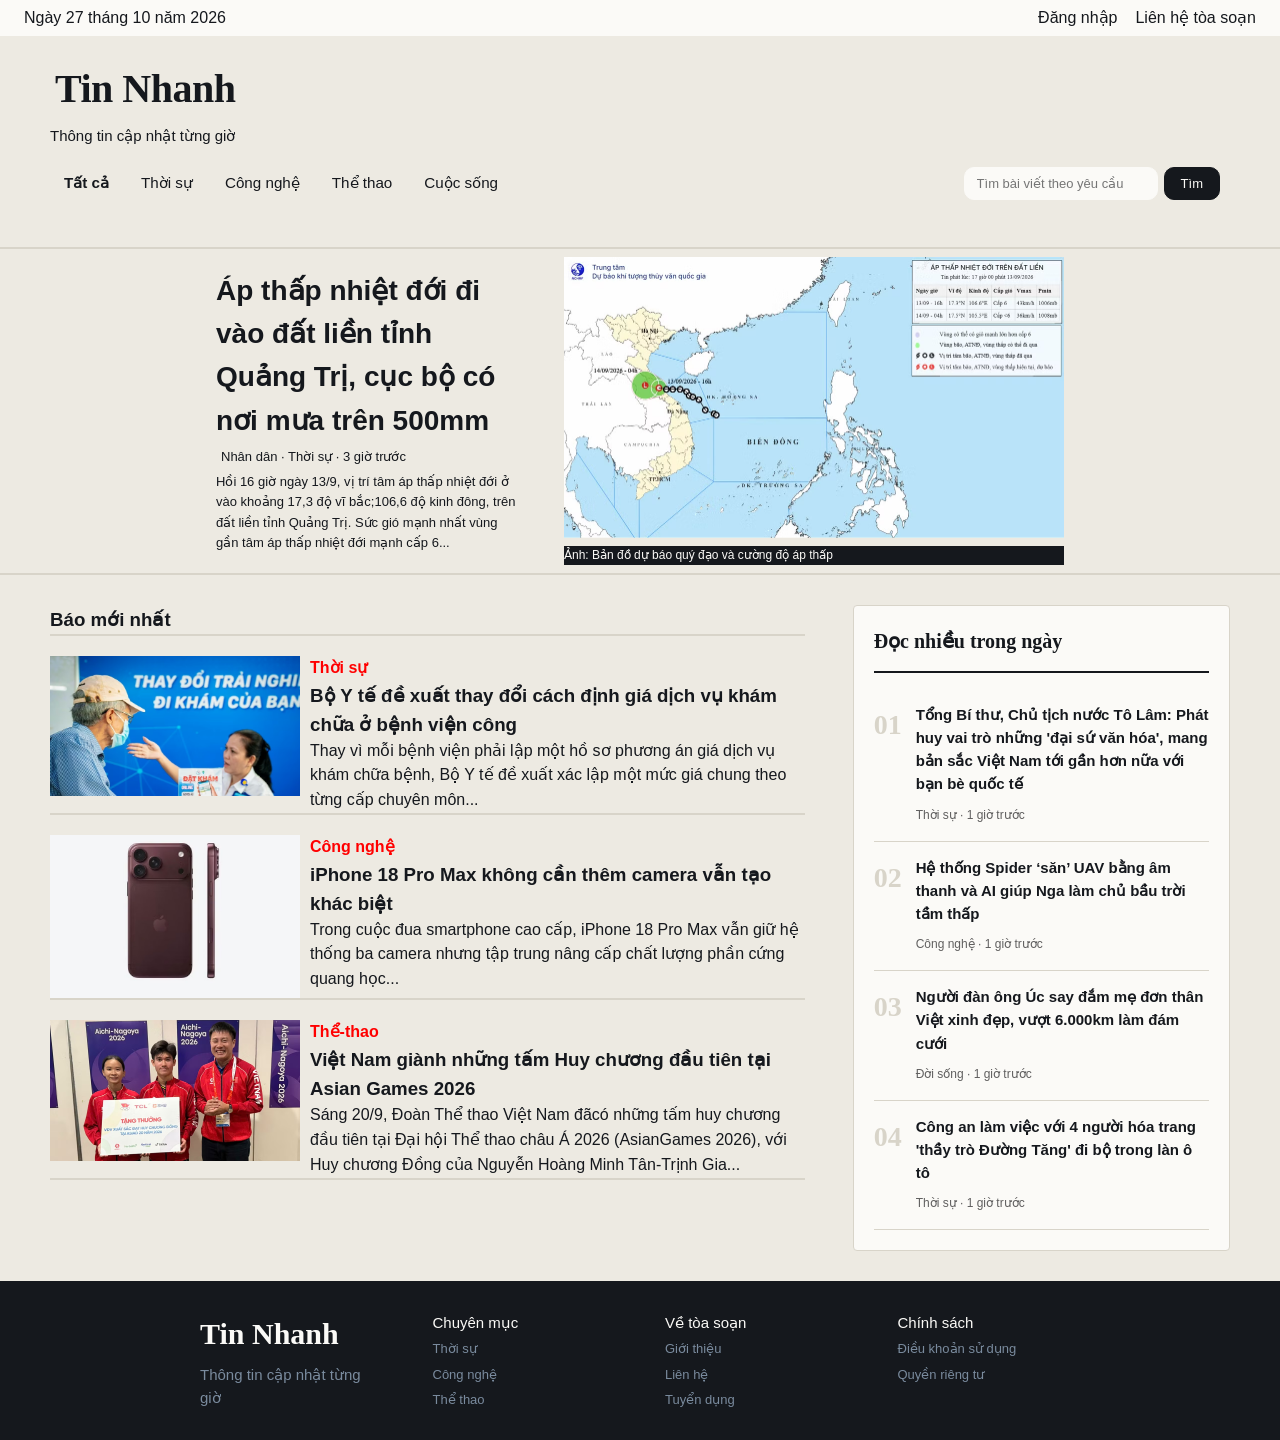
<file: Siêu khóa phẩm cuối/index.html>
<!DOCTYPE html>
<html lang="en">
<head>
    <meta charset="UTF-8">
    <meta name="viewport" content="width=device-width, initial-scale=1.0">
    <title>Trang chủ</title>
    <link rel="stylesheet" href="home.css">
</head>
<body>
    <div class="thanhdangnhap">
            <div class="khung">
                <span class="ngay">Ngày 27 tháng 10 năm 2026</span> <!-- span: Không xuống dòng. Nó chỉ ôm đúng kích thước của phần văn bản bên trong nó và nằm cùng trên một dòng với các phần tử khác. -->
                <div class="lien-ket">
                    <a href="#">Đăng nhập</a>
                    <a href="#">Liên hệ tòa soạn</a>
                </div>
            </div>
        </div>
    <nav>
        
        <div class="logo-row">
            <a href="index.html" class="logo">Tin Nhanh</a>
            <p class="logo-slogan">Thông tin cập nhật từng giờ</p>
        </div>
        <div class="main-nav">
            <a href="index.html" class="active">Tất cả</a>
                <a href="thoi-su.html" >Thời sự</a>
                <a href="cong-nghe.html" >Công nghệ</a>
                <a href="the-thao.html">Thể thao</a>
                <a href="cuoc-song.html">Cuộc sống    </a>

            <form class="thanh-tim-kiem" id="thanh-tim-kiem">
                <input type="text" id="tim-kiem-input" class="tim-kiem-input" class="search-input" placeholder="Tìm bài viết theo yêu cầu">
                <button type="submit" class="btn-tim-kiem">Tìm</button>
            </form>
    </nav>
    </div>
        <section class="bao-nong-ke">
        <div class="bao-nong">
            <div class="khung-bao-nong">
                <div>
                    <a href="chi-tiet-4.html" class="Tieu-de-chinh">Áp thấp nhiệt đới đi vào đất liền tỉnh Quảng Trị, cục bộ có nơi mưa trên 500mm</a>
                    <p class="Thong-tin-bai">Nhân dân · Thời sự · 3 giờ trước</p>
                    <p class="Mo-ta-chinh">Hồi 16 giờ ngày 13/9, vị trí tâm áp thấp nhiệt đới ở vào khoảng 17,3 độ vĩ bắc;106,6 độ kinh đông, trên đất liền tỉnh Quảng Trị. Sức gió mạnh nhất vùng gần tâm áp thấp nhiệt đới mạnh cấp 6...</p> 
                </div>
                <div>
                    <img src="ảnh/nong-trangchu.avif" class="anh-bao-nong" alt="Bản đồ dự báo quỹ đạo và cường độ áp thấp nhiệt đới lúc 17 giờ ngày 13/9."> 
                    <p class="chu-thich" >Ảnh: Bản đồ dự báo quý đạo và cường độ áp thấp</p>
                </div>
            </div> 
        </div> 
    </section>
        <section class="danh-sach-bao">   
            <article class="khung-bao-moi">
                <h1 class="ten-danh-sach">Báo mới nhất</h1>
                <div class="bao-moi">
                    <img class="bao-moi-minh-hoa" src="ảnh/anh-1.avif" alt="ảnh minh họa">
                    <div class="bao-moi-tt">
                        <span class="danh-muc-nho">Thời sự</span>
                        <h3><a class="link-bao-moi" href="chi-tiet-3.html">Bộ Y tế đề xuất thay đổi cách định giá dịch vụ khám chữa ở bệnh viện công</a></h3>
                        <p>Thay vì mỗi bệnh viện phải lập một hồ sơ phương án giá dịch vụ khám chữa bệnh, Bộ Y tế đề xuất xác lập một mức giá chung theo từng cấp chuyên môn...    </p>
                    </div>
                </div>  

                <div class="bao-moi">
                    <img class="bao-moi-minh-hoa" src="ảnh/anh-2.avif" alt="ảnh minh họa">
                    <div class="bao-moi-tt">
                        <span class="danh-muc-nho">Công nghệ</span>
                        <h3><a class="link-bao-moi" href="chi-tiet-1.html">iPhone 18 Pro Max không cần thêm camera vẫn tạo khác biệt</a></h3>
                        <p>Trong cuộc đua smartphone cao cấp, iPhone 18 Pro Max vẫn giữ hệ thống ba camera nhưng tập trung nâng cấp chất lượng phần cứng quang học...    </p>
                    </div>
                </div>

                <div class="bao-moi">
                    <img class="bao-moi-minh-hoa" src="ảnh/anh-3.avif" alt="ảnh minh họa">
                    <div class="bao-moi-tt">
                        <span class="danh-muc-nho">Thể-thao</span>
                        <h3><a class="link-bao-moi" href="chi-tiet-2.html">Việt Nam giành những tấm Huy chương đầu tiên tại Asian Games 2026</a></h3>
                        <p>Sáng 20/9, Đoàn Thể thao Việt Nam đãcó những tấm huy chương đầu tiên tại Đại hội Thể thao châu Á 2026 (AsianGames 2026), với Huy chương Đồng của Nguyễn Hoàng Minh Tân-Trịnh Gia...</p>
                    </div>
                </div>

            </article>
        
            <article class="khung-ben">
                <h2 class="tieu-de-ben">Đọc nhiều trong ngày</h2>
                <div class="tin-moi-item">
                    <p class="tin-nong-so">01</p>
                    <div>
                        <h4><a href="chi-tiet-5.html">Tổng Bí thư, Chủ tịch nước Tô Lâm: Phát huy vai trò những 'đại sứ văn hóa', mang bản sắc Việt Nam tới gần hơn nữa với bạn bè quốc tế</a></h4>
                        <span>Thời sự · 1 giờ trước</span>
                    </div>

                </div>
                <div class="tin-moi-item">
                    <p class="tin-nong-so">02</p>
                    <div>
                        <h4><a href="chi-tiet-6.html">Hệ thống Spider ‘săn’ UAV bằng âm thanh và AI giúp Nga làm chủ bầu trời tầm thấp</a></h4>
                        <span>Công nghệ · 1 giờ trước</span>
                    </div>

                </div>
                <div class="tin-moi-item">
                    <p class="tin-nong-so">03</p>
                    <div>
                        <h4><a href="chi-tiet-7.html">Người đàn ông Úc say đắm mẹ đơn thân Việt xinh đẹp, vượt 6.000km làm đám cưới</a></h4>
                        <span>Đời sống · 1 giờ trước</span>
                    </div>

                </div>
                <div class="tin-moi-item">
                    <p class="tin-nong-so">04</p>
                    <div>
                        <h4><a href="chi-tiet-8.html">Công an làm việc với 4 người hóa trang 'thầy trò Đường Tăng' đi bộ trong làn ô tô</a></h4>
                        <span>Thời sự · 1 giờ trước</span>
                    </div>

                </div>
            </article>

        </section>

        <footer>
            <div class="khung-footer">
                <div class="phan-lon">
                    <p class="Logo-footer">Tin Nhanh</p>
                    <p class="Logo-slogan-footer">Thông tin cập nhật từng giờ</p>   
                </div>
                <div class="phan-lon">
                    <p class="phan-nho">Chuyên mục</p>
                    <a class="link" href="thoi-su.html">Thời sự</a>
                    <a class="link" href="cong-nghe.html">Công nghệ</a>
                    <a class="link" href="the-thao.html">Thể thao</a>
                </div>
                <div class="phan-lon">
                    <p class="phan-nho">Về tòa soạn</p>
                    <a>Giới thiệu</a>
                    <a>Liên hệ</a>
                    <a>Tuyển dụng</a>
                </div>
                <div class="phan-lon">
                    <p class="phan-nho">Chính sách</p>
                    <a>Điều khoản sử dụng</a>
                    <a>Quyền riêng tư</a>
                </div>
            </div>
        </footer>
</body>
</html>
</file>
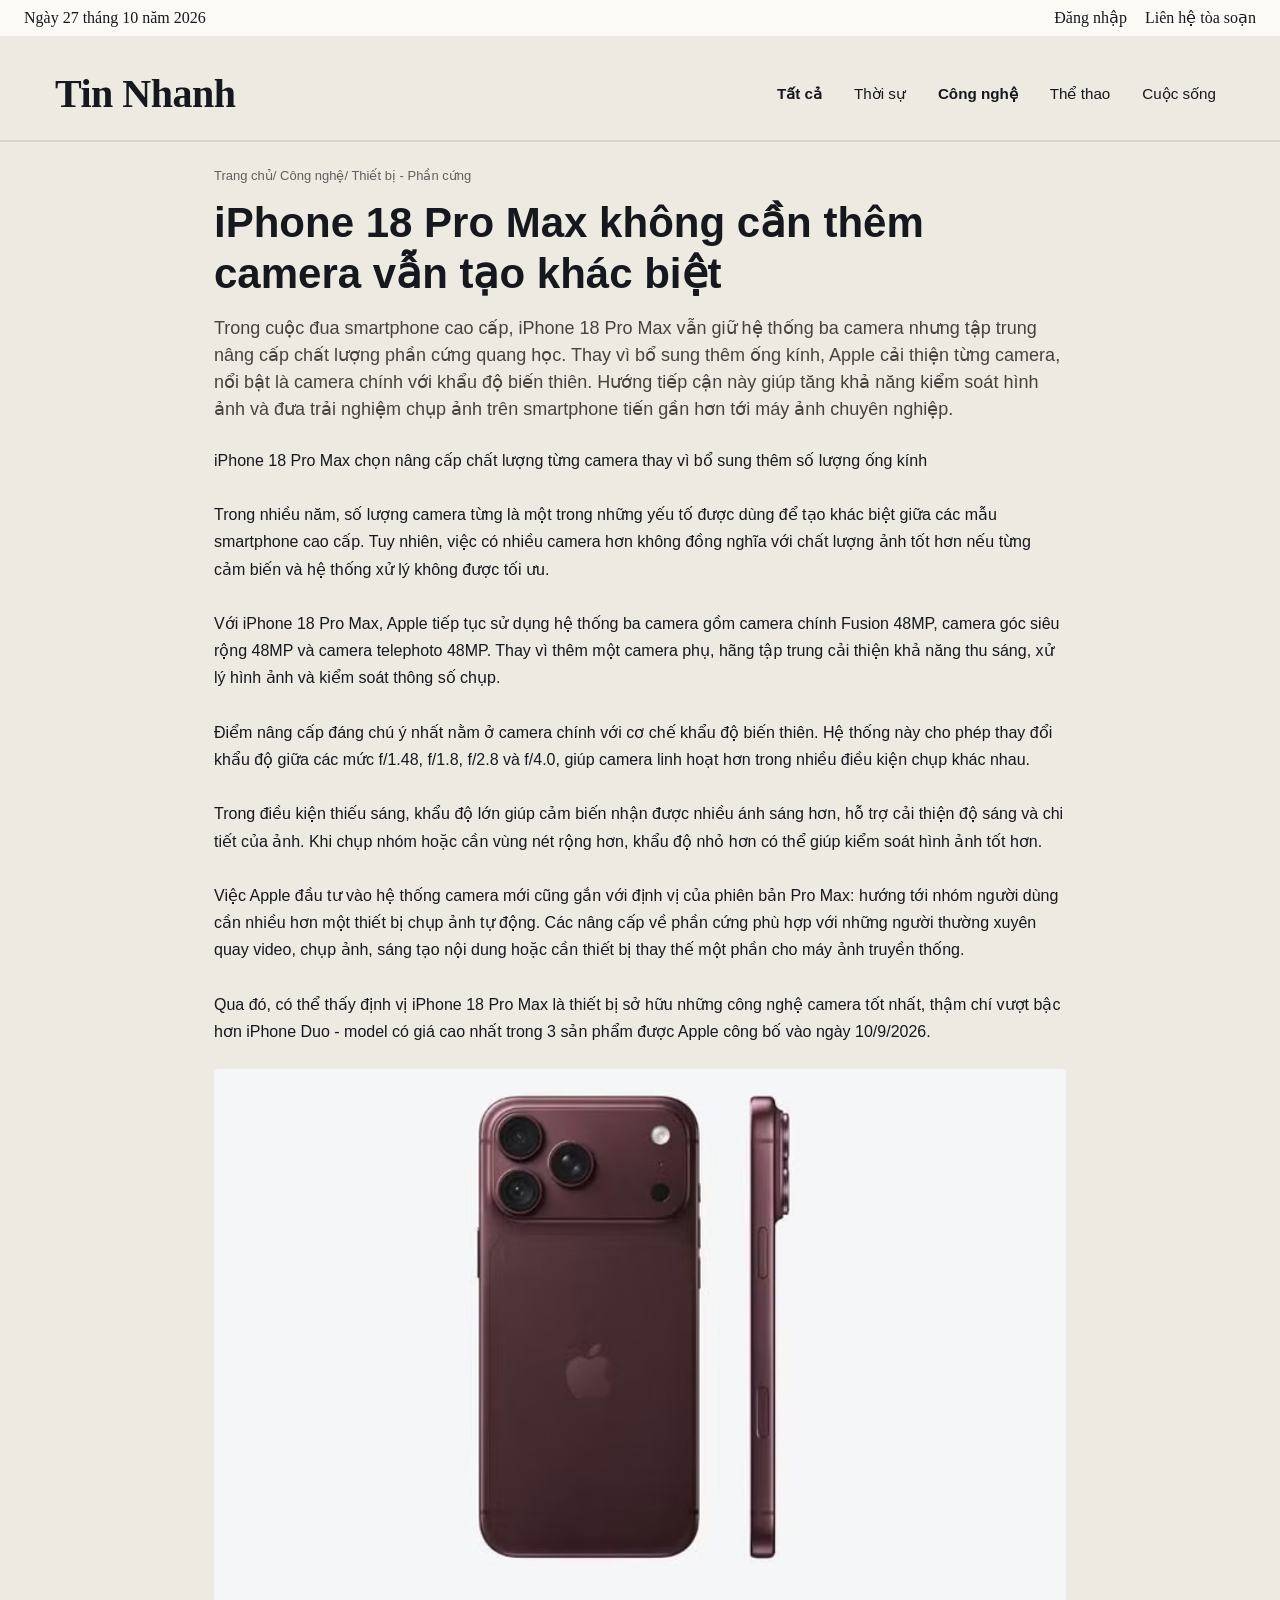
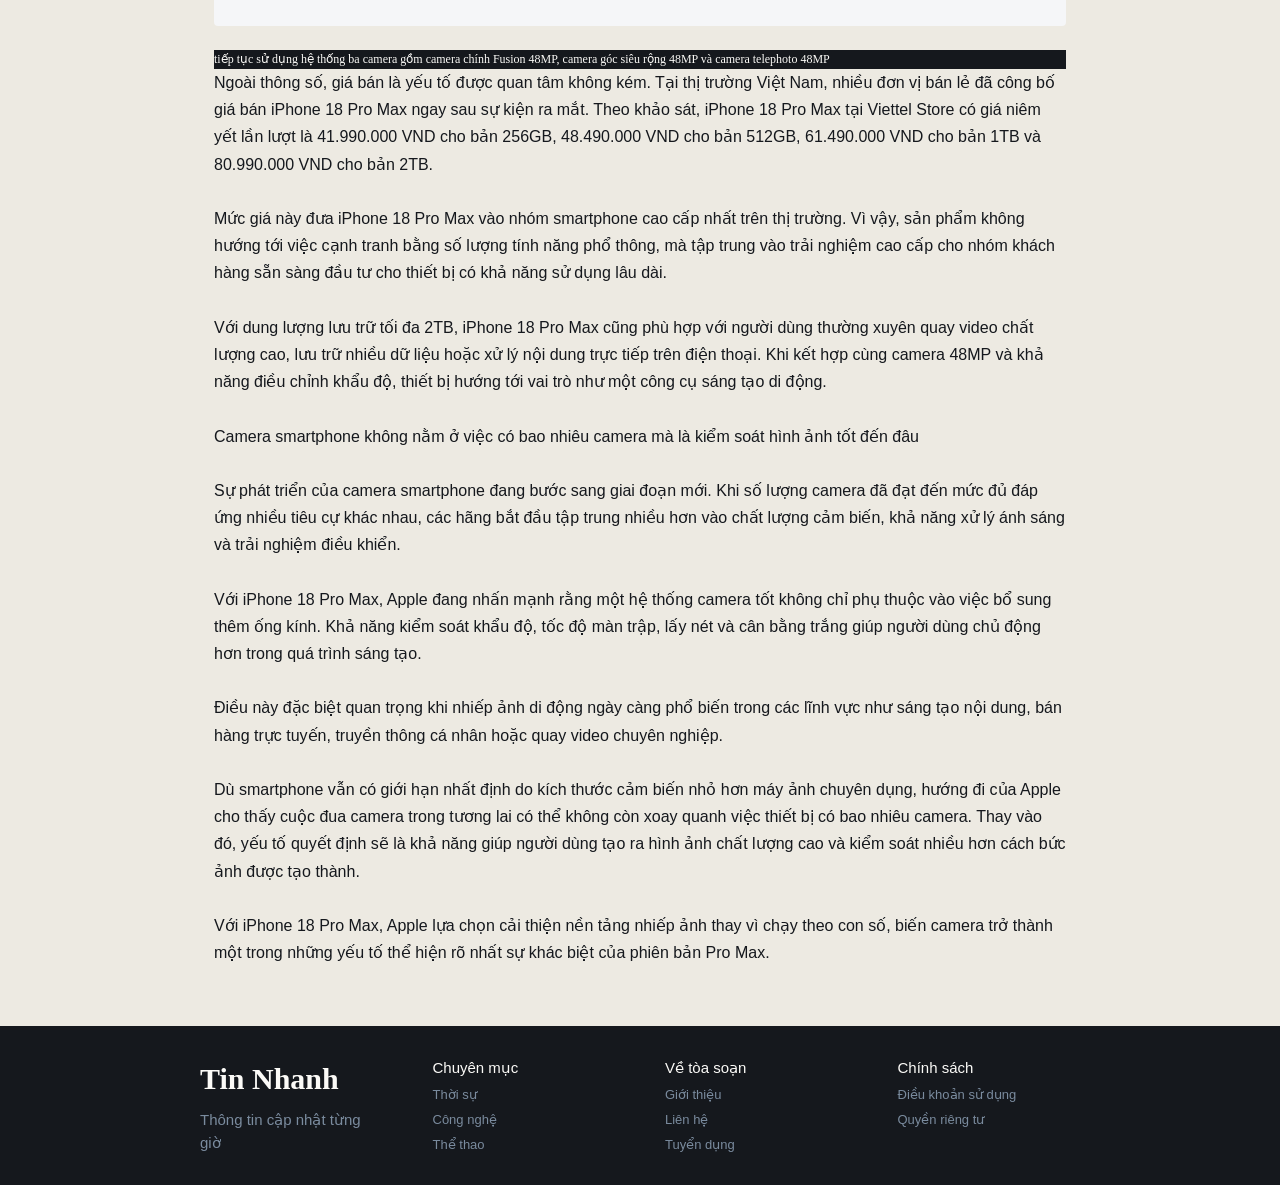
<file: Siêu khóa phẩm cuối/chi-tiet-1.html>
<!DOCTYPE html>
<html lang="en">
<head>
    <meta charset="UTF-8">
    <meta name="viewport" content="width=device-width, initial-scale=1.0">
    <title>iPhone 18 Pro Max không cần thêm camera vẫn tạo khác biệt</title>
    <link rel="stylesheet" href="chi-tiet.css">
</head>
<body>
    <nav>
        <div class="thanhdangnhap">
            <div class="khung">
                <span class="ngay">Ngày 27 tháng 10 năm 2026</span> <!-- span: Không xuống dòng. Nó chỉ ôm đúng kích thước của phần văn bản bên trong nó và nằm cùng trên một dòng với các phần tử khác. -->
                <div class="lien-ket">
                    <a href="#">Đăng nhập</a>
                    <a href="#">Liên hệ tòa soạn</a>
                </div>
            </div>
        </div>
        <div class="main-nav">
            <a href="index.html" class="logo">Tin Nhanh</a>
            <div class="button-nav">
                <a href="index.html" class="active">Tất cả</a>
                <a href="thoi-su.html" >Thời sự</a>
                <a href="cong-nghe.html" class="active">Công nghệ</a>
                <a href="the-thao.html">Thể thao</a>
                <a href="cuoc-song.html">Cuộc sống    </a>
                </div>
        </div>

    </nav>
    <p class="nguon">Trang chủ/ Công nghệ/ Thiết bị - Phần cứng</p>
    <h1 class="tieu-de-trang">iPhone 18 Pro Max không cần thêm camera vẫn tạo khác biệt</h1>
    <h3 class="mo-ta-trang">Trong cuộc đua smartphone cao cấp, iPhone 18 Pro Max vẫn giữ hệ thống ba camera nhưng tập trung nâng cấp chất lượng phần cứng quang học. Thay vì bổ sung thêm ống kính, Apple cải thiện từng camera, nổi bật là camera chính với khẩu độ biến thiên. Hướng tiếp cận này giúp tăng khả năng kiểm soát hình ảnh và đưa trải nghiệm chụp ảnh trên smartphone tiến gần hơn tới máy ảnh chuyên nghiệp.</h3>
    <div class="noi-dung">
        <pre>iPhone 18 Pro Max chọn nâng cấp chất lượng từng camera thay vì bổ sung thêm số lượng ống kính

Trong nhiều năm, số lượng camera từng là một trong những yếu tố được dùng để tạo khác biệt giữa các mẫu smartphone cao cấp. Tuy nhiên, việc có nhiều camera hơn không đồng nghĩa với chất lượng ảnh tốt hơn nếu từng cảm biến và hệ thống xử lý không được tối ưu.

Với iPhone 18 Pro Max, Apple tiếp tục sử dụng hệ thống ba camera gồm camera chính Fusion 48MP, camera góc siêu rộng 48MP và camera telephoto 48MP. Thay vì thêm một camera phụ, hãng tập trung cải thiện khả năng thu sáng, xử lý hình ảnh và kiểm soát thông số chụp.

Điểm nâng cấp đáng chú ý nhất nằm ở camera chính với cơ chế khẩu độ biến thiên. Hệ thống này cho phép thay đổi khẩu độ giữa các mức f/1.48, f/1.8, f/2.8 và f/4.0, giúp camera linh hoạt hơn trong nhiều điều kiện chụp khác nhau.

Trong điều kiện thiếu sáng, khẩu độ lớn giúp cảm biến nhận được nhiều ánh sáng hơn, hỗ trợ cải thiện độ sáng và chi tiết của ảnh. Khi chụp nhóm hoặc cần vùng nét rộng hơn, khẩu độ nhỏ hơn có thể giúp kiểm soát hình ảnh tốt hơn.

Việc Apple đầu tư vào hệ thống camera mới cũng gắn với định vị của phiên bản Pro Max: hướng tới nhóm người dùng cần nhiều hơn một thiết bị chụp ảnh tự động. Các nâng cấp về phần cứng phù hợp với những người thường xuyên quay video, chụp ảnh, sáng tạo nội dung hoặc cần thiết bị thay thế một phần cho máy ảnh truyền thống.

Qua đó, có thể thấy định vị iPhone 18 Pro Max là thiết bị sở hữu những công nghệ camera tốt nhất, thậm chí vượt bậc hơn iPhone Duo - model có giá cao nhất trong 3 sản phẩm được Apple công bố vào ngày 10/9/2026.</pre>
        <img class="minh-hoa" src="ảnh/anh-2.avif">
        <p class="chu-thich" >tiếp tục sử dụng hệ thống ba camera gồm camera chính Fusion 48MP, camera góc siêu rộng 48MP và camera telephoto 48MP</p>
        <pre>Ngoài thông số, giá bán là yếu tố được quan tâm không kém. Tại thị trường Việt Nam, nhiều đơn vị bán lẻ đã công bố giá bán iPhone 18 Pro Max ngay sau sự kiện ra mắt. Theo khảo sát, iPhone 18 Pro Max tại Viettel Store có giá niêm yết lần lượt là 41.990.000 VND cho bản 256GB, 48.490.000 VND cho bản 512GB, 61.490.000 VND cho bản 1TB và 80.990.000 VND cho bản 2TB.

Mức giá này đưa iPhone 18 Pro Max vào nhóm smartphone cao cấp nhất trên thị trường. Vì vậy, sản phẩm không hướng tới việc cạnh tranh bằng số lượng tính năng phổ thông, mà tập trung vào trải nghiệm cao cấp cho nhóm khách hàng sẵn sàng đầu tư cho thiết bị có khả năng sử dụng lâu dài.

Với dung lượng lưu trữ tối đa 2TB, iPhone 18 Pro Max cũng phù hợp với người dùng thường xuyên quay video chất lượng cao, lưu trữ nhiều dữ liệu hoặc xử lý nội dung trực tiếp trên điện thoại. Khi kết hợp cùng camera 48MP và khả năng điều chỉnh khẩu độ, thiết bị hướng tới vai trò như một công cụ sáng tạo di động.

Camera smartphone không nằm ở việc có bao nhiêu camera mà là kiểm soát hình ảnh tốt đến đâu

Sự phát triển của camera smartphone đang bước sang giai đoạn mới. Khi số lượng camera đã đạt đến mức đủ đáp ứng nhiều tiêu cự khác nhau, các hãng bắt đầu tập trung nhiều hơn vào chất lượng cảm biến, khả năng xử lý ánh sáng và trải nghiệm điều khiển.

Với iPhone 18 Pro Max, Apple đang nhấn mạnh rằng một hệ thống camera tốt không chỉ phụ thuộc vào việc bổ sung thêm ống kính. Khả năng kiểm soát khẩu độ, tốc độ màn trập, lấy nét và cân bằng trắng giúp người dùng chủ động hơn trong quá trình sáng tạo.

Điều này đặc biệt quan trọng khi nhiếp ảnh di động ngày càng phổ biến trong các lĩnh vực như sáng tạo nội dung, bán hàng trực tuyến, truyền thông cá nhân hoặc quay video chuyên nghiệp.

Dù smartphone vẫn có giới hạn nhất định do kích thước cảm biến nhỏ hơn máy ảnh chuyên dụng, hướng đi của Apple cho thấy cuộc đua camera trong tương lai có thể không còn xoay quanh việc thiết bị có bao nhiêu camera. Thay vào đó, yếu tố quyết định sẽ là khả năng giúp người dùng tạo ra hình ảnh chất lượng cao và kiểm soát nhiều hơn cách bức ảnh được tạo thành.

Với iPhone 18 Pro Max, Apple lựa chọn cải thiện nền tảng nhiếp ảnh thay vì chạy theo con số, biến camera trở thành một trong những yếu tố thể hiện rõ nhất sự khác biệt của phiên bản Pro Max.</pre>
    </div>

    <footer>
            <div class="khung-footer">
                <div class="phan-lon">
                    <p class="Logo-footer">Tin Nhanh</p>
                    <p class="Logo-slogan-footer">Thông tin cập nhật từng giờ</p>
                </div>
                <div class="phan-lon">
                    <p class="phan-nho">Chuyên mục</p>
                    <a href="thoi-su.html">Thời sự</a>
                    <a href="cong-nghe.html">Công nghệ</a>
                    <a href="the-thao.html">Thể thao</a>
                </div>
                <div class="phan-lon">
                    <p class="phan-nho">Về tòa soạn</p>
                    <a>Giới thiệu</a>
                    <a>Liên hệ</a>
                    <a>Tuyển dụng</a>
                </div>
                <div class="phan-lon">
                    <p class="phan-nho">Chính sách</p>
                    <a>Điều khoản sử dụng</a>
                    <a>Quyền riêng tư</a>
                </div>
            </div>
        </footer>

<body>
</body>
</html>
</file>
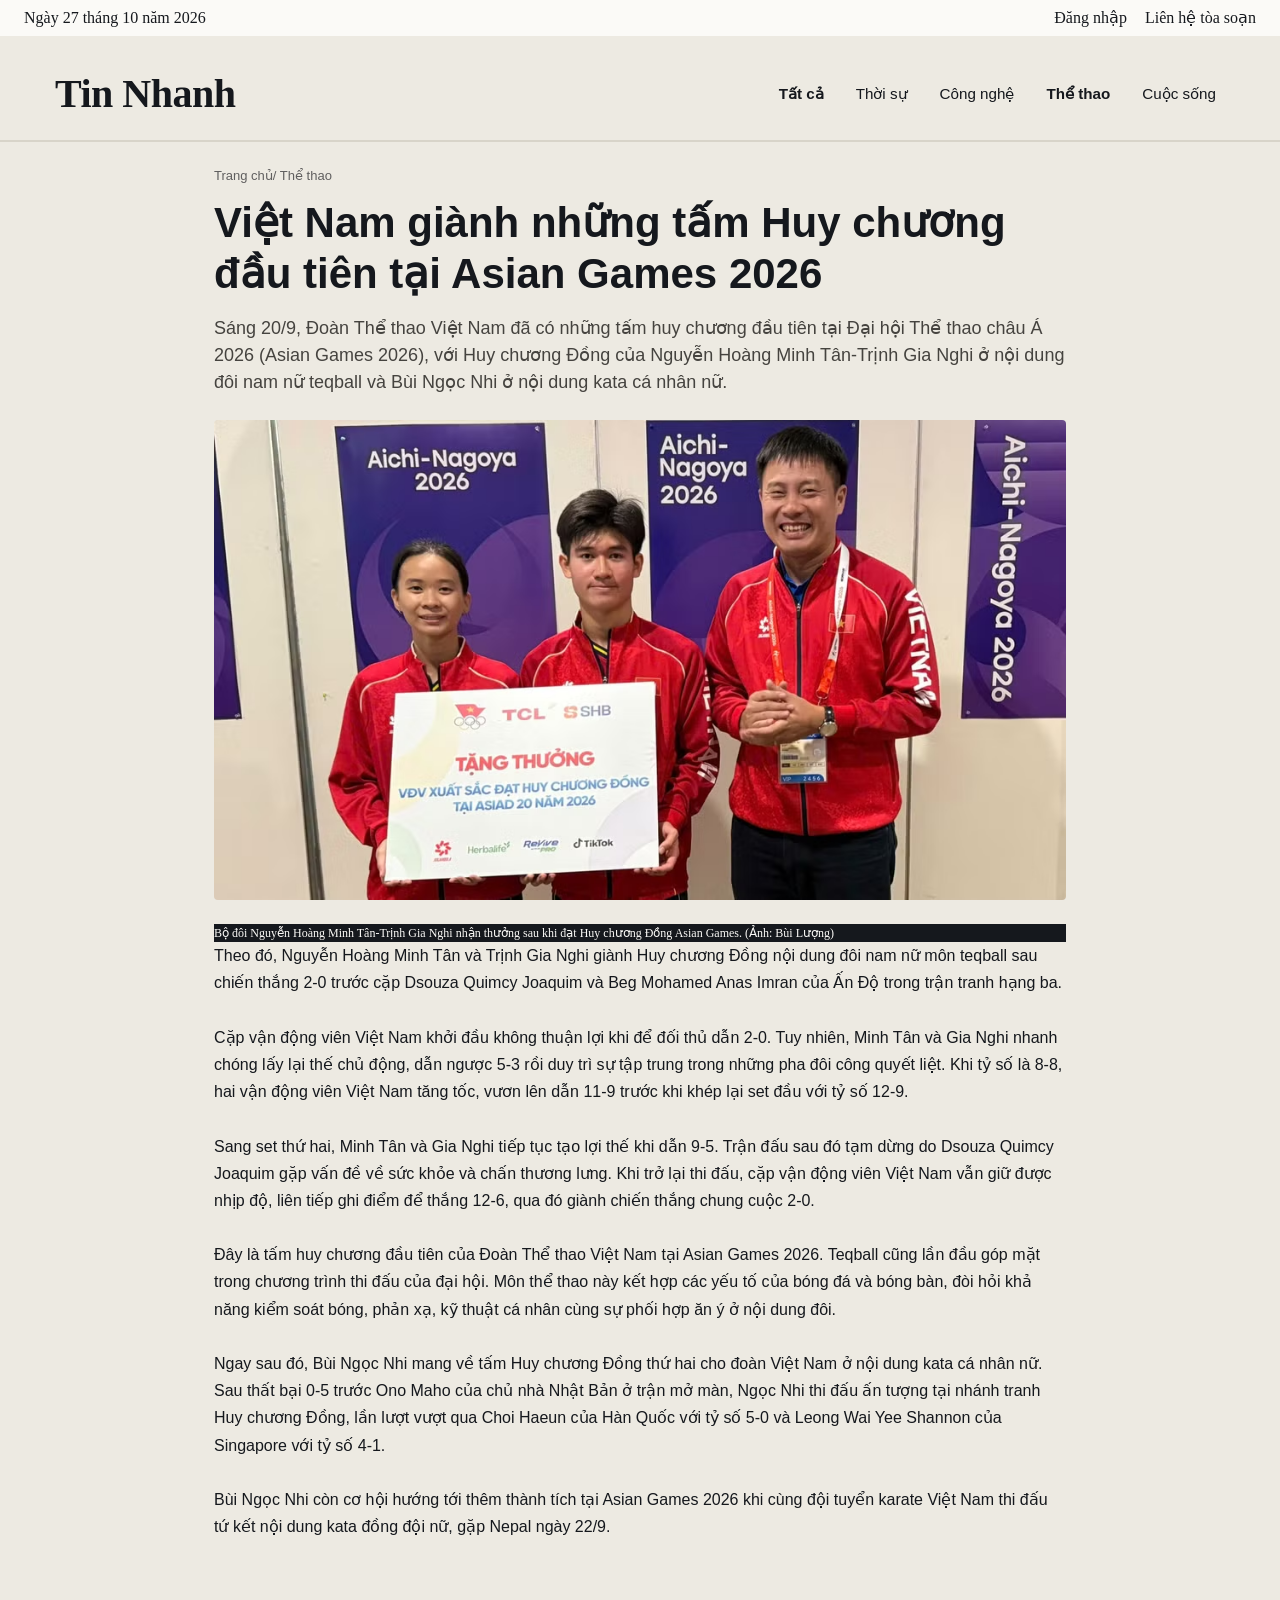
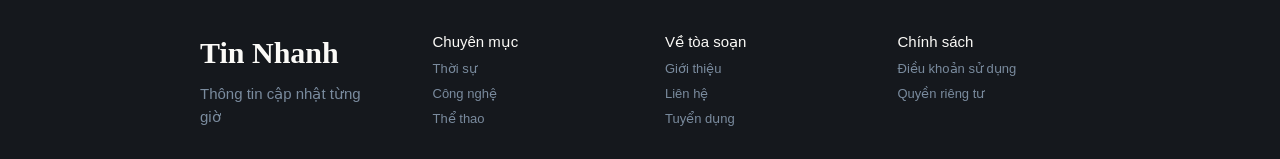
<file: Siêu khóa phẩm cuối/chi-tiet-2.html>
<!DOCTYPE html>
<html lang="en">
<head>
    <meta charset="UTF-8">
    <meta name="viewport" content="width=device-width, initial-scale=1.0">
    <title>Việt Nam giành những tấm Huy chương đầu tiên tại Asian Games 2026
    </title>
    <link rel="stylesheet" href="chi-tiet.css">
</head>
<body>
    <nav>
        <div class="thanhdangnhap">
            <div class="khung">
                <span class="ngay">Ngày 27 tháng 10 năm 2026</span> <!-- span: Không xuống dòng. Nó chỉ ôm đúng kích thước của phần văn bản bên trong nó và nằm cùng trên một dòng với các phần tử khác. -->
                <div class="lien-ket">
                    <a href="#">Đăng nhập</a>
                    <a href="#">Liên hệ tòa soạn</a>
                </div>
            </div>
        </div>
        <div class="main-nav">
            <a href="index.html" class="logo">Tin Nhanh</a>
            <div class="button-nav">
                <a href="index.html" class="active">Tất cả</a>
                <a href="thoi-su.html" >Thời sự</a>
                <a href="cong-nghe.html" >Công nghệ</a>
                <a href="the-thao.html"class="active">Thể thao</a>
                <a href="cuoc-song.html">Cuộc sống    </a>
                </div>
        </div>

    </nav>
    <p class="nguon">Trang chủ/ Thể thao</p>
    <h1 class="tieu-de-trang">Việt Nam giành những tấm Huy chương đầu tiên tại Asian Games 2026</h1>
    <h3 class="mo-ta-trang">Sáng 20/9, Đoàn Thể thao Việt Nam đã có những tấm huy chương đầu tiên tại Đại hội Thể thao châu Á 2026 (Asian Games 2026), với Huy chương Đồng của Nguyễn Hoàng Minh Tân-Trịnh Gia Nghi ở nội dung đôi nam nữ teqball và Bùi Ngọc Nhi ở nội dung kata cá nhân nữ.</h3>
    <div class="noi-dung">
        <img class="minh-hoa" src="ảnh/anh-3.avif">
        <p class="chu-thich" >Bộ đôi Nguyễn Hoàng Minh Tân-Trịnh Gia Nghi nhận thưởng sau khi đạt Huy chương Đồng Asian Games. (Ảnh: Bùi Lượng)</p>
        <pre>Theo đó, Nguyễn Hoàng Minh Tân và Trịnh Gia Nghi giành Huy chương Đồng nội dung đôi nam nữ môn teqball sau chiến thắng 2-0 trước cặp Dsouza Quimcy Joaquim và Beg Mohamed Anas Imran của Ấn Độ trong trận tranh hạng ba.

Cặp vận động viên Việt Nam khởi đầu không thuận lợi khi để đối thủ dẫn 2-0. Tuy nhiên, Minh Tân và Gia Nghi nhanh chóng lấy lại thế chủ động, dẫn ngược 5-3 rồi duy trì sự tập trung trong những pha đôi công quyết liệt. Khi tỷ số là 8-8, hai vận động viên Việt Nam tăng tốc, vươn lên dẫn 11-9 trước khi khép lại set đầu với tỷ số 12-9.

Sang set thứ hai, Minh Tân và Gia Nghi tiếp tục tạo lợi thế khi dẫn 9-5. Trận đấu sau đó tạm dừng do Dsouza Quimcy Joaquim gặp vấn đề về sức khỏe và chấn thương lưng. Khi trở lại thi đấu, cặp vận động viên Việt Nam vẫn giữ được nhịp độ, liên tiếp ghi điểm để thắng 12-6, qua đó giành chiến thắng chung cuộc 2-0.

Đây là tấm huy chương đầu tiên của Đoàn Thể thao Việt Nam tại Asian Games 2026. Teqball cũng lần đầu góp mặt trong chương trình thi đấu của đại hội. Môn thể thao này kết hợp các yếu tố của bóng đá và bóng bàn, đòi hỏi khả năng kiểm soát bóng, phản xạ, kỹ thuật cá nhân cùng sự phối hợp ăn ý ở nội dung đôi.

Ngay sau đó, Bùi Ngọc Nhi mang về tấm Huy chương Đồng thứ hai cho đoàn Việt Nam ở nội dung kata cá nhân nữ. Sau thất bại 0-5 trước Ono Maho của chủ nhà Nhật Bản ở trận mở màn, Ngọc Nhi thi đấu ấn tượng tại nhánh tranh Huy chương Đồng, lần lượt vượt qua Choi Haeun của Hàn Quốc với tỷ số 5-0 và Leong Wai Yee Shannon của Singapore với tỷ số 4-1.

Bùi Ngọc Nhi còn cơ hội hướng tới thêm thành tích tại Asian Games 2026 khi cùng đội tuyển karate Việt Nam thi đấu tứ kết nội dung kata đồng đội nữ, gặp Nepal ngày 22/9.</pre>
    </div>

    <footer>
            <div class="khung-footer">
                <div class="phan-lon">
                    <p class="Logo-footer">Tin Nhanh</p>
                    <p class="Logo-slogan-footer">Thông tin cập nhật từng giờ</p>
                </div>
                <div class="phan-lon">
                    <p class="phan-nho">Chuyên mục</p>
                    <a href="thoi-su.html">Thời sự</a>
                    <a href="cong-nghe.html">Công nghệ</a>
                    <a href="the-thao.html">Thể thao</a>
                </div>
                <div class="phan-lon">
                    <p class="phan-nho">Về tòa soạn</p>
                    <a>Giới thiệu</a>
                    <a>Liên hệ</a>
                    <a>Tuyển dụng</a>
                </div>
                <div class="phan-lon">
                    <p class="phan-nho">Chính sách</p>
                    <a>Điều khoản sử dụng</a>
                    <a>Quyền riêng tư</a>
                </div>
            </div>
        </footer>

<body>
</body>
</html>
</file>
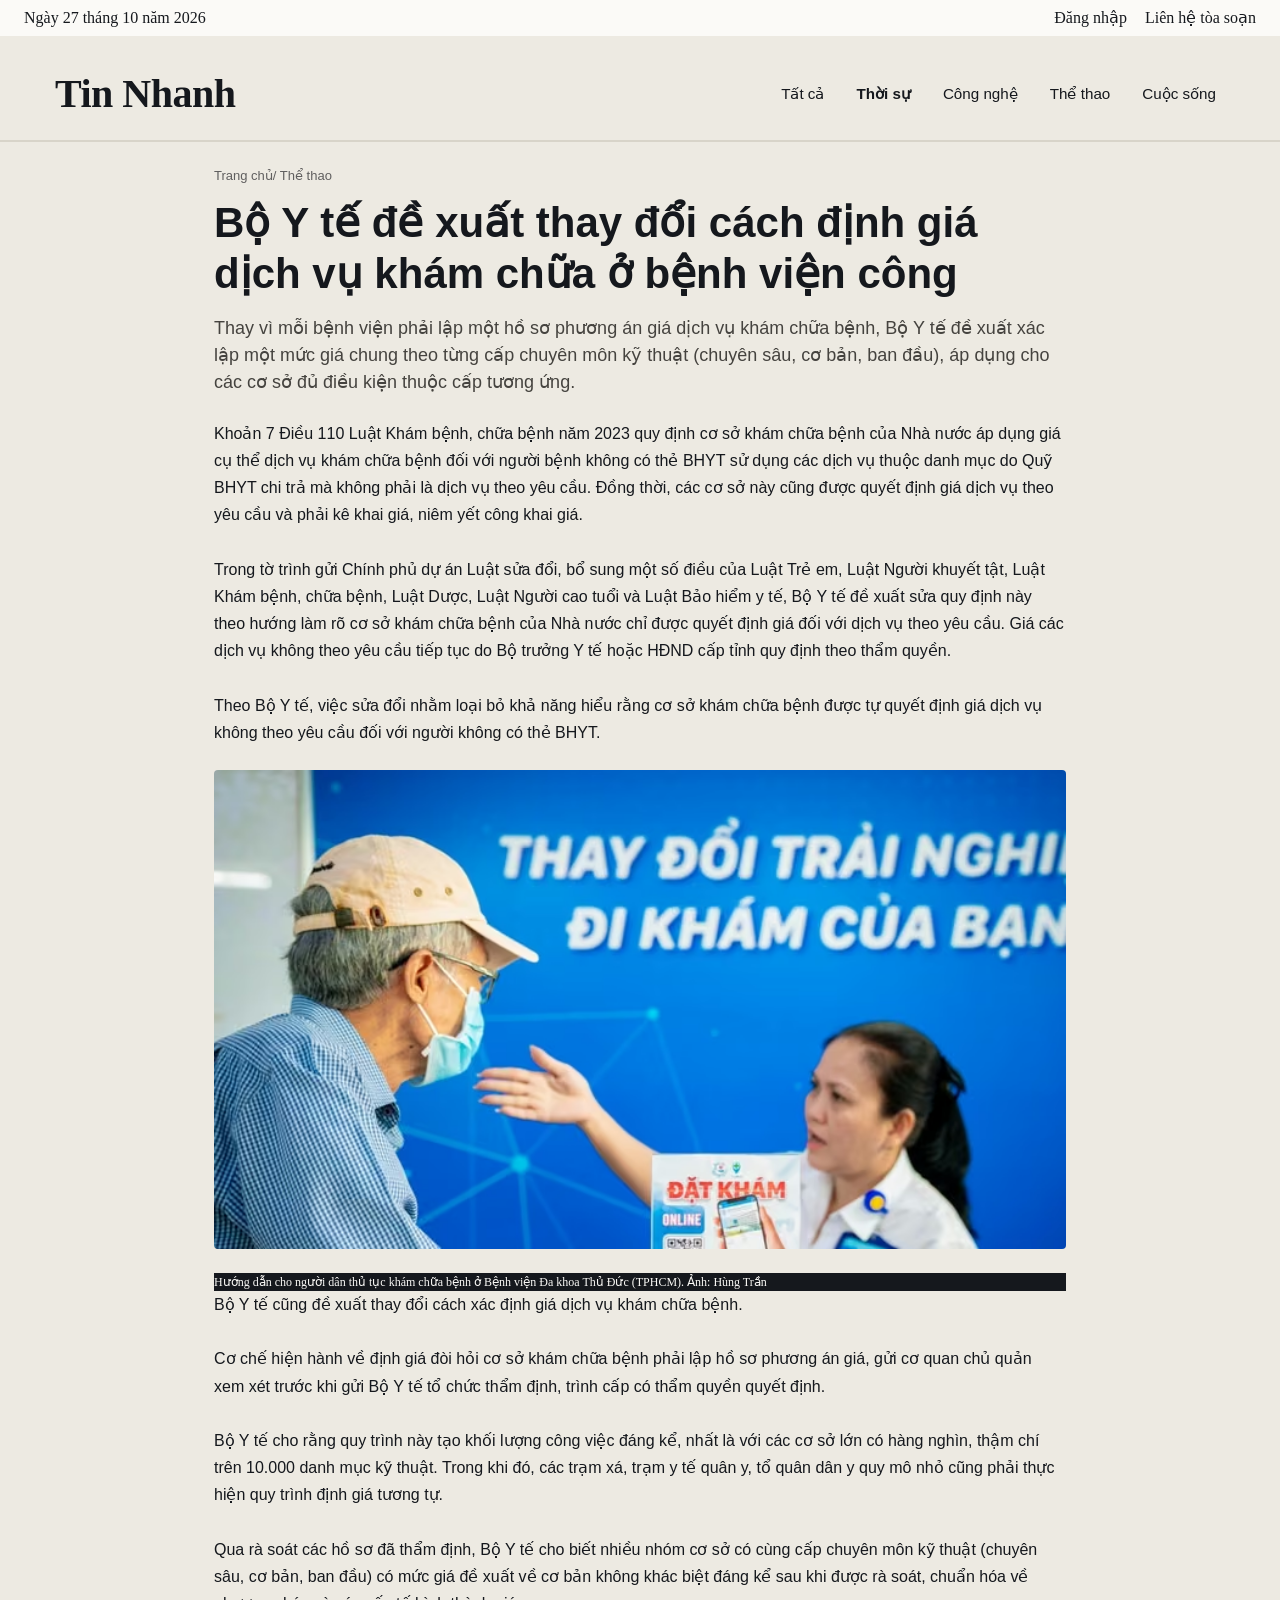
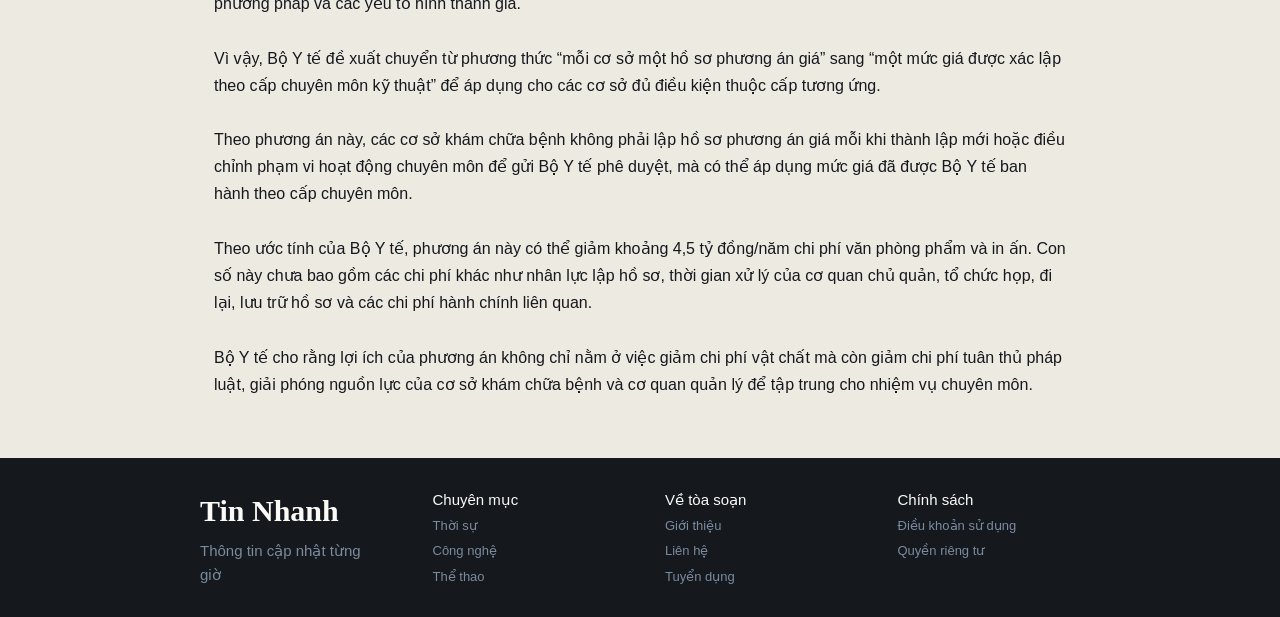
<file: Siêu khóa phẩm cuối/chi-tiet-3.html>
<!DOCTYPE html>
<html lang="en">
<head>
    <meta charset="UTF-8">
    <meta name="viewport" content="width=device-width, initial-scale=1.0">
    <title>Thay vì mỗi bệnh viện phải lập một hồ sơ phương án giá dịch vụ khám chữa bệnh, Bộ Y tế đề xuất xác lập một mức giá chung theo từng cấp chuyên môn kỹ thuật (chuyên sâu, cơ bản, ban đầu), áp dụng cho các cơ sở đủ điều kiện thuộc cấp tương ứng.
    </title>
    <link rel="stylesheet" href="chi-tiet.css">
</head>
<body>
    <nav>
        <div class="thanhdangnhap">
            <div class="khung">
                <span class="ngay">Ngày 27 tháng 10 năm 2026</span> <!-- span: Không xuống dòng. Nó chỉ ôm đúng kích thước của phần văn bản bên trong nó và nằm cùng trên một dòng với các phần tử khác. -->
                <div class="lien-ket">
                    <a href="#">Đăng nhập</a>
                    <a href="#">Liên hệ tòa soạn</a>
                </div>
            </div>
        </div>
        <div class="main-nav">
            <a href="index.html" class="logo">Tin Nhanh</a>
            <div class="button-nav">
                <a href="index.html" >Tất cả</a>
                <a href="thoi-su.html" class="active">Thời sự</a>
                <a href="cong-nghe.html" >Công nghệ</a>
                <a href="the-thao.html">Thể thao</a>
                <a href="cuoc-song.html">Cuộc sống    </a>
                </div>
        </div>

    </nav>
    <p class="nguon">Trang chủ/ Thể thao</p>
    <h1 class="tieu-de-trang">Bộ Y tế đề xuất thay đổi cách định giá dịch vụ khám chữa ở bệnh viện công</h1>
    <h3 class="mo-ta-trang">Thay vì mỗi bệnh viện phải lập một hồ sơ phương án giá dịch vụ khám chữa bệnh, Bộ Y tế đề xuất xác lập một mức giá chung theo từng cấp chuyên môn kỹ thuật (chuyên sâu, cơ bản, ban đầu), áp dụng cho các cơ sở đủ điều kiện thuộc cấp tương ứng.</h3>
    <div class="noi-dung">
        <pre>Khoản 7 Điều 110 Luật Khám bệnh, chữa bệnh năm 2023 quy định cơ sở khám chữa bệnh của Nhà nước áp dụng giá cụ thể dịch vụ khám chữa bệnh đối với người bệnh không có thẻ BHYT sử dụng các dịch vụ thuộc danh mục do Quỹ BHYT chi trả mà không phải là dịch vụ theo yêu cầu. Đồng thời, các cơ sở này cũng được quyết định giá dịch vụ theo yêu cầu và phải kê khai giá, niêm yết công khai giá.

Trong tờ trình gửi Chính phủ dự án Luật sửa đổi, bổ sung một số điều của Luật Trẻ em, Luật Người khuyết tật, Luật Khám bệnh, chữa bệnh, Luật Dược, Luật Người cao tuổi và Luật Bảo hiểm y tế, Bộ Y tế đề xuất sửa quy định này theo hướng làm rõ cơ sở khám chữa bệnh của Nhà nước chỉ được quyết định giá đối với dịch vụ theo yêu cầu. Giá các dịch vụ không theo yêu cầu tiếp tục do Bộ trưởng Y tế hoặc HĐND cấp tỉnh quy định theo thẩm quyền.

Theo Bộ Y tế, việc sửa đổi nhằm loại bỏ khả năng hiểu rằng cơ sở khám chữa bệnh được tự quyết định giá dịch vụ không theo yêu cầu đối với người không có thẻ BHYT.  </pre>
        <img class="minh-hoa" src="ảnh/anh-1.avif">
        <p class="chu-thich" >Hướng dẫn cho người dân thủ tục khám chữa bệnh ở Bệnh viện Đa khoa Thủ Đức (TPHCM). Ảnh: Hùng Trần</p>
        <pre>Bộ Y tế cũng đề xuất thay đổi cách xác định giá dịch vụ khám chữa bệnh. 

Cơ chế hiện hành về định giá đòi hỏi cơ sở khám chữa bệnh phải lập hồ sơ phương án giá, gửi cơ quan chủ quản xem xét trước khi gửi Bộ Y tế tổ chức thẩm định, trình cấp có thẩm quyền quyết định.

Bộ Y tế cho rằng quy trình này tạo khối lượng công việc đáng kể, nhất là với các cơ sở lớn có hàng nghìn, thậm chí trên 10.000 danh mục kỹ thuật. Trong khi đó, các trạm xá, trạm y tế quân y, tổ quân dân y quy mô nhỏ cũng phải thực hiện quy trình định giá tương tự.

Qua rà soát các hồ sơ đã thẩm định, Bộ Y tế cho biết nhiều nhóm cơ sở có cùng cấp chuyên môn kỹ thuật (chuyên sâu, cơ bản, ban đầu) có mức giá đề xuất về cơ bản không khác biệt đáng kể sau khi được rà soát, chuẩn hóa về phương pháp và các yếu tố hình thành giá.

Vì vậy, Bộ Y tế đề xuất chuyển từ phương thức “mỗi cơ sở một hồ sơ phương án giá” sang “một mức giá được xác lập theo cấp chuyên môn kỹ thuật” để áp dụng cho các cơ sở đủ điều kiện thuộc cấp tương ứng.

Theo phương án này, các cơ sở khám chữa bệnh không phải lập hồ sơ phương án giá mỗi khi thành lập mới hoặc điều chỉnh phạm vi hoạt động chuyên môn để gửi Bộ Y tế phê duyệt, mà có thể áp dụng mức giá đã được Bộ Y tế ban hành theo cấp chuyên môn.

Theo ước tính của Bộ Y tế, phương án này có thể giảm khoảng 4,5 tỷ đồng/năm chi phí văn phòng phẩm và in ấn. Con số này chưa bao gồm các chi phí khác như nhân lực lập hồ sơ, thời gian xử lý của cơ quan chủ quản, tổ chức họp, đi lại, lưu trữ hồ sơ và các chi phí hành chính liên quan.

Bộ Y tế cho rằng lợi ích của phương án không chỉ nằm ở việc giảm chi phí vật chất mà còn giảm chi phí tuân thủ pháp luật, giải phóng nguồn lực của cơ sở khám chữa bệnh và cơ quan quản lý để tập trung cho nhiệm vụ chuyên môn. </pre>
    </div>

    <footer>
            <div class="khung-footer">
                <div class="phan-lon">
                    <p class="Logo-footer">Tin Nhanh</p>
                    <p class="Logo-slogan-footer">Thông tin cập nhật từng giờ</p>
                </div>
                <div class="phan-lon">
                    <p class="phan-nho">Chuyên mục</p>
                    <a href="thoi-su.html">Thời sự</a>
                    <a href="cong-nghe.html">Công nghệ</a>
                    <a href="the-thao.html">Thể thao</a>
                </div>
                <div class="phan-lon">
                    <p class="phan-nho">Về tòa soạn</p>
                    <a>Giới thiệu</a>
                    <a>Liên hệ</a>
                    <a>Tuyển dụng</a>
                </div>
                <div class="phan-lon">
                    <p class="phan-nho">Chính sách</p>
                    <a>Điều khoản sử dụng</a>
                    <a>Quyền riêng tư</a>
                </div>
            </div>
        </footer>

<body>
</body>
</html>
</file>
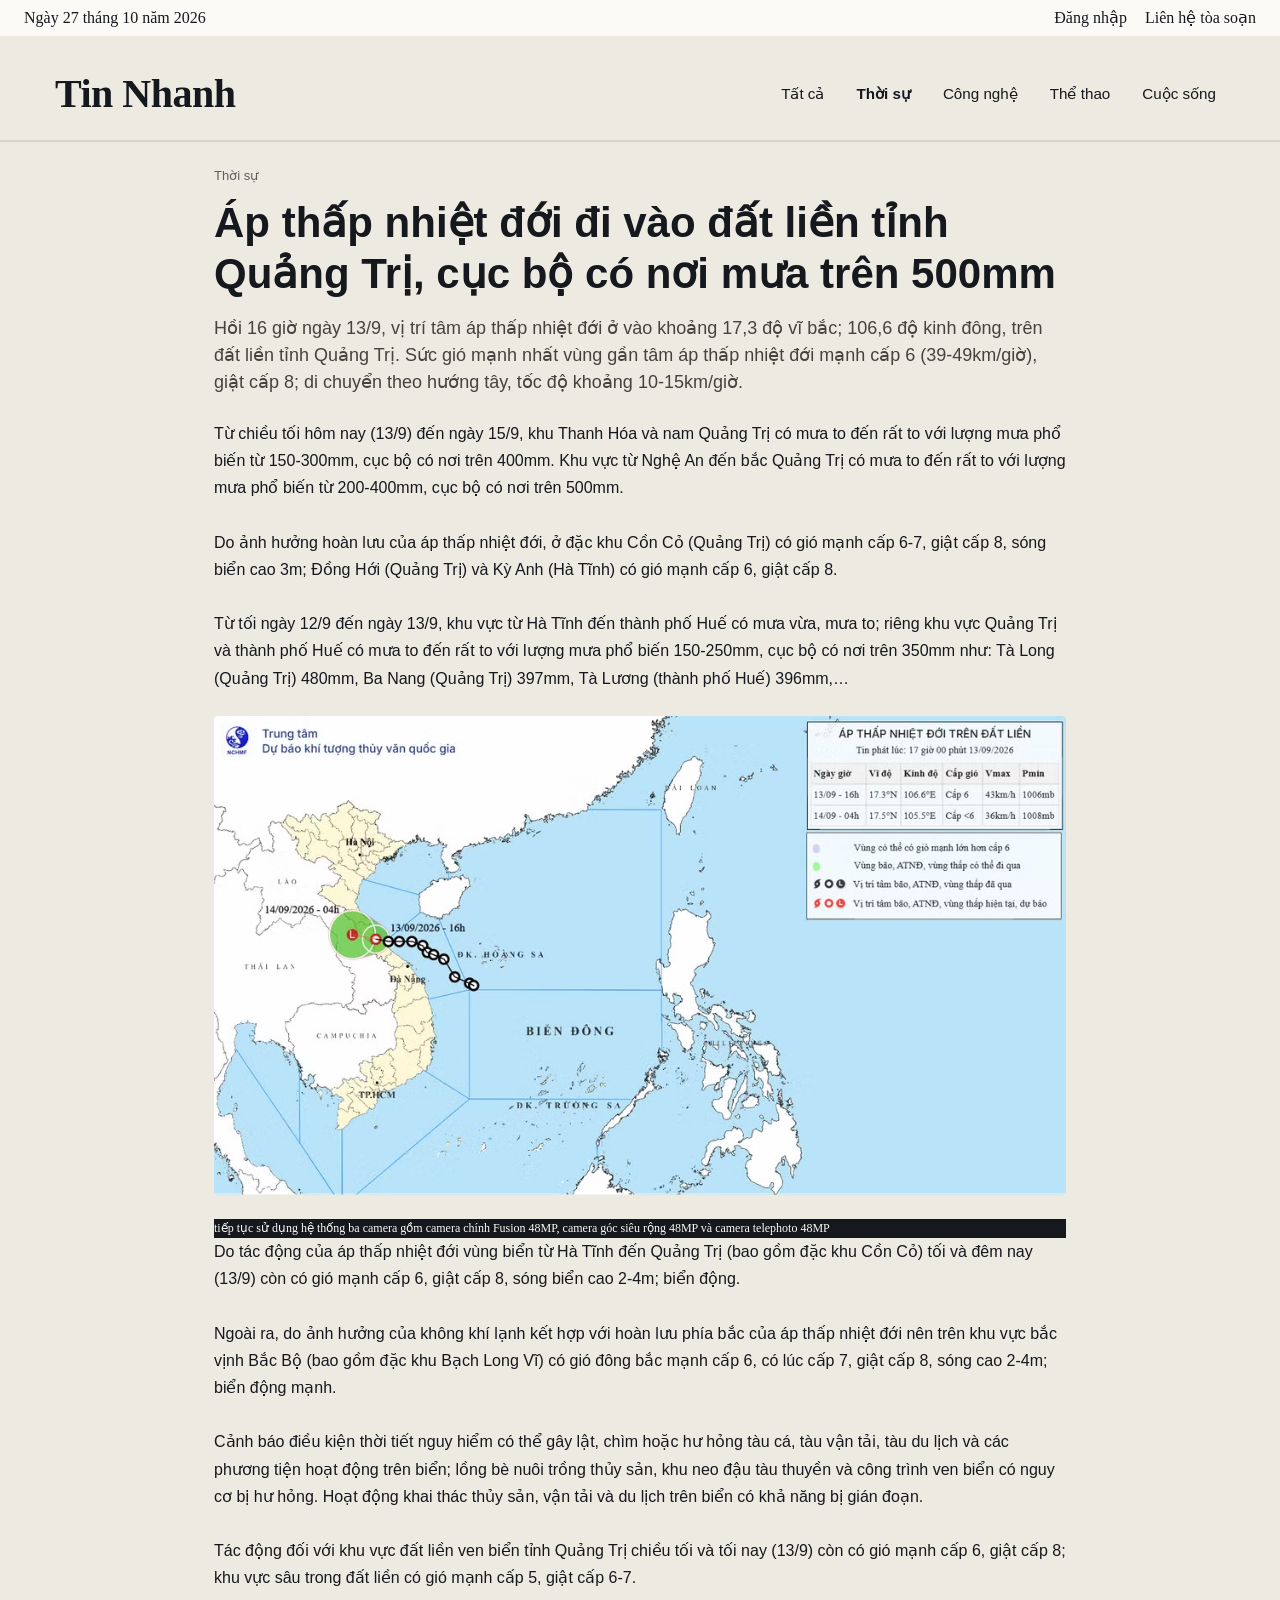
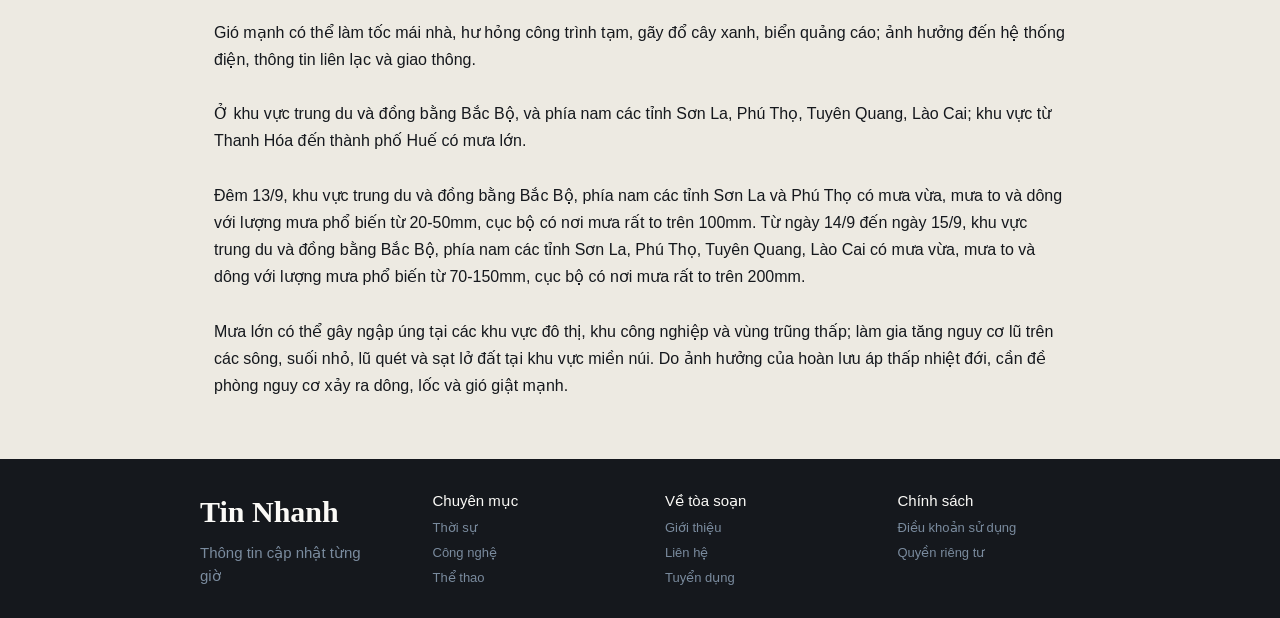
<file: Siêu khóa phẩm cuối/chi-tiet-4.html>
<!DOCTYPE html>
<html lang="en">
<head>
    <meta charset="UTF-8">
    <meta name="viewport" content="width=device-width, initial-scale=1.0">
    <title>Áp thấp nhiệt đới đi vào đất liền tỉnh Quảng Trị, cục bộ có nơi mưa trên 500mm</title>
    <link rel="stylesheet" href="chi-tiet.css">
</head>
<body>
    <nav>
        <div class="thanhdangnhap">
            <div class="khung">
                <span class="ngay">Ngày 27 tháng 10 năm 2026</span> <!-- span: Không xuống dòng. Nó chỉ ôm đúng kích thước của phần văn bản bên trong nó và nằm cùng trên một dòng với các phần tử khác. -->
                <div class="lien-ket">
                    <a href="#">Đăng nhập</a>
                    <a href="#">Liên hệ tòa soạn</a>
                </div>
            </div>
        </div>
        <div class="main-nav">
            <a href="index.html" class="logo">Tin Nhanh</a>
            <div class="button-nav">
                <a href="index.html" >Tất cả</a>
                <a href="thoi-su.html" class="active">Thời sự</a>
                <a href="cong-nghe.html">Công nghệ</a>
                <a href="the-thao.html">Thể thao</a>
                <a href="cuoc-song.html">Cuộc sống    </a>
                </div>
        </div>

    </nav>
    <p class="nguon">Thời sự</p>
    <h1 class="tieu-de-trang">Áp thấp nhiệt đới đi vào đất liền tỉnh Quảng Trị, cục bộ có nơi mưa trên 500mm</h1>
    <h3 class="mo-ta-trang">Hồi 16 giờ ngày 13/9, vị trí tâm áp thấp nhiệt đới ở vào khoảng 17,3 độ vĩ bắc; 106,6 độ kinh đông, trên đất liền tỉnh Quảng Trị. Sức gió mạnh nhất vùng gần tâm áp thấp nhiệt đới mạnh cấp 6 (39-49km/giờ), giật cấp 8; di chuyển theo hướng tây, tốc độ khoảng 10-15km/giờ.</h3>
    <div class="noi-dung">
        <pre>Từ chiều tối hôm nay (13/9) đến ngày 15/9, khu Thanh Hóa và nam Quảng Trị có mưa to đến rất to với lượng mưa phổ biến từ 150-300mm, cục bộ có nơi trên 400mm. Khu vực từ Nghệ An đến bắc Quảng Trị có mưa to đến rất to với lượng mưa phổ biến từ 200-400mm, cục bộ có nơi trên 500mm.

Do ảnh hưởng hoàn lưu của áp thấp nhiệt đới, ở đặc khu Cồn Cỏ (Quảng Trị) có gió mạnh cấp 6-7, giật cấp 8, sóng biển cao 3m; Đồng Hới (Quảng Trị) và Kỳ Anh (Hà Tĩnh) có gió mạnh cấp 6, giật cấp 8.

Từ tối ngày 12/9 đến ngày 13/9, khu vực từ Hà Tĩnh đến thành phố Huế có mưa vừa, mưa to; riêng khu vực Quảng Trị và thành phố Huế có mưa to đến rất to với lượng mưa phổ biến 150-250mm, cục bộ có nơi trên 350mm như: Tà Long (Quảng Trị) 480mm, Ba Nang (Quảng Trị) 397mm, Tà Lương (thành phố Huế) 396mm,…</pre>
        <img class="minh-hoa" src="ảnh/nong-trangchu.avif">
        <p class="chu-thich" >tiếp tục sử dụng hệ thống ba camera gồm camera chính Fusion 48MP, camera góc siêu rộng 48MP và camera telephoto 48MP</p>
        <pre>Do tác động của áp thấp nhiệt đới vùng biển từ Hà Tĩnh đến Quảng Trị (bao gồm đặc khu Cồn Cỏ) tối và đêm nay (13/9) còn có gió mạnh cấp 6, giật cấp 8, sóng biển cao 2-4m; biển động.

Ngoài ra, do ảnh hưởng của không khí lạnh kết hợp với hoàn lưu phía bắc của áp thấp nhiệt đới nên trên khu vực bắc vịnh Bắc Bộ (bao gồm đặc khu Bạch Long Vĩ) có gió đông bắc mạnh cấp 6, có lúc cấp 7, giật cấp 8, sóng cao 2-4m; biển động mạnh.

Cảnh báo điều kiện thời tiết nguy hiểm có thể gây lật, chìm hoặc hư hỏng tàu cá, tàu vận tải, tàu du lịch và các phương tiện hoạt động trên biển; lồng bè nuôi trồng thủy sản, khu neo đậu tàu thuyền và công trình ven biển có nguy cơ bị hư hỏng. Hoạt động khai thác thủy sản, vận tải và du lịch trên biển có khả năng bị gián đoạn.

Tác động đối với khu vực đất liền ven biển tỉnh Quảng Trị chiều tối và tối nay (13/9) còn có gió mạnh cấp 6, giật cấp 8; khu vực sâu trong đất liền có gió mạnh cấp 5, giật cấp 6-7.

Gió mạnh có thể làm tốc mái nhà, hư hỏng công trình tạm, gãy đổ cây xanh, biển quảng cáo; ảnh hưởng đến hệ thống điện, thông tin liên lạc và giao thông.

Ở khu vực trung du và đồng bằng Bắc Bộ, và phía nam các tỉnh Sơn La, Phú Thọ, Tuyên Quang, Lào Cai; khu vực từ Thanh Hóa đến thành phố Huế có mưa lớn.

Đêm 13/9, khu vực trung du và đồng bằng Bắc Bộ, phía nam các tỉnh Sơn La và Phú Thọ có mưa vừa, mưa to và dông với lượng mưa phổ biến từ 20-50mm, cục bộ có nơi mưa rất to trên 100mm. Từ ngày 14/9 đến ngày 15/9, khu vực trung du và đồng bằng Bắc Bộ, phía nam các tỉnh Sơn La, Phú Thọ, Tuyên Quang, Lào Cai có mưa vừa, mưa to và dông với lượng mưa phổ biến từ 70-150mm, cục bộ có nơi mưa rất to trên 200mm.

Mưa lớn có thể gây ngập úng tại các khu vực đô thị, khu công nghiệp và vùng trũng thấp; làm gia tăng nguy cơ lũ trên các sông, suối nhỏ, lũ quét và sạt lở đất tại khu vực miền núi. Do ảnh hưởng của hoàn lưu áp thấp nhiệt đới, cần đề phòng nguy cơ xảy ra dông, lốc và gió giật mạnh.</pre>
    </div>

    <footer>
            <div class="khung-footer">
                <div class="phan-lon">
                    <p class="Logo-footer">Tin Nhanh</p>
                    <p class="Logo-slogan-footer">Thông tin cập nhật từng giờ</p>
                </div>
                <div class="phan-lon">
                    <p class="phan-nho">Chuyên mục</p>
                    <a href="thoi-su.html">Thời sự</a>
                    <a href="cong-nghe.html">Công nghệ</a>
                    <a href="the-thao.html">Thể thao</a>
                </div>
                <div class="phan-lon">
                    <p class="phan-nho">Về tòa soạn</p>
                    <a>Giới thiệu</a>
                    <a>Liên hệ</a>
                    <a>Tuyển dụng</a>
                </div>
                <div class="phan-lon">
                    <p class="phan-nho">Chính sách</p>
                    <a>Điều khoản sử dụng</a>
                    <a>Quyền riêng tư</a>
                </div>
            </div>
        </footer>

<body>
</body>
</html>
</file>
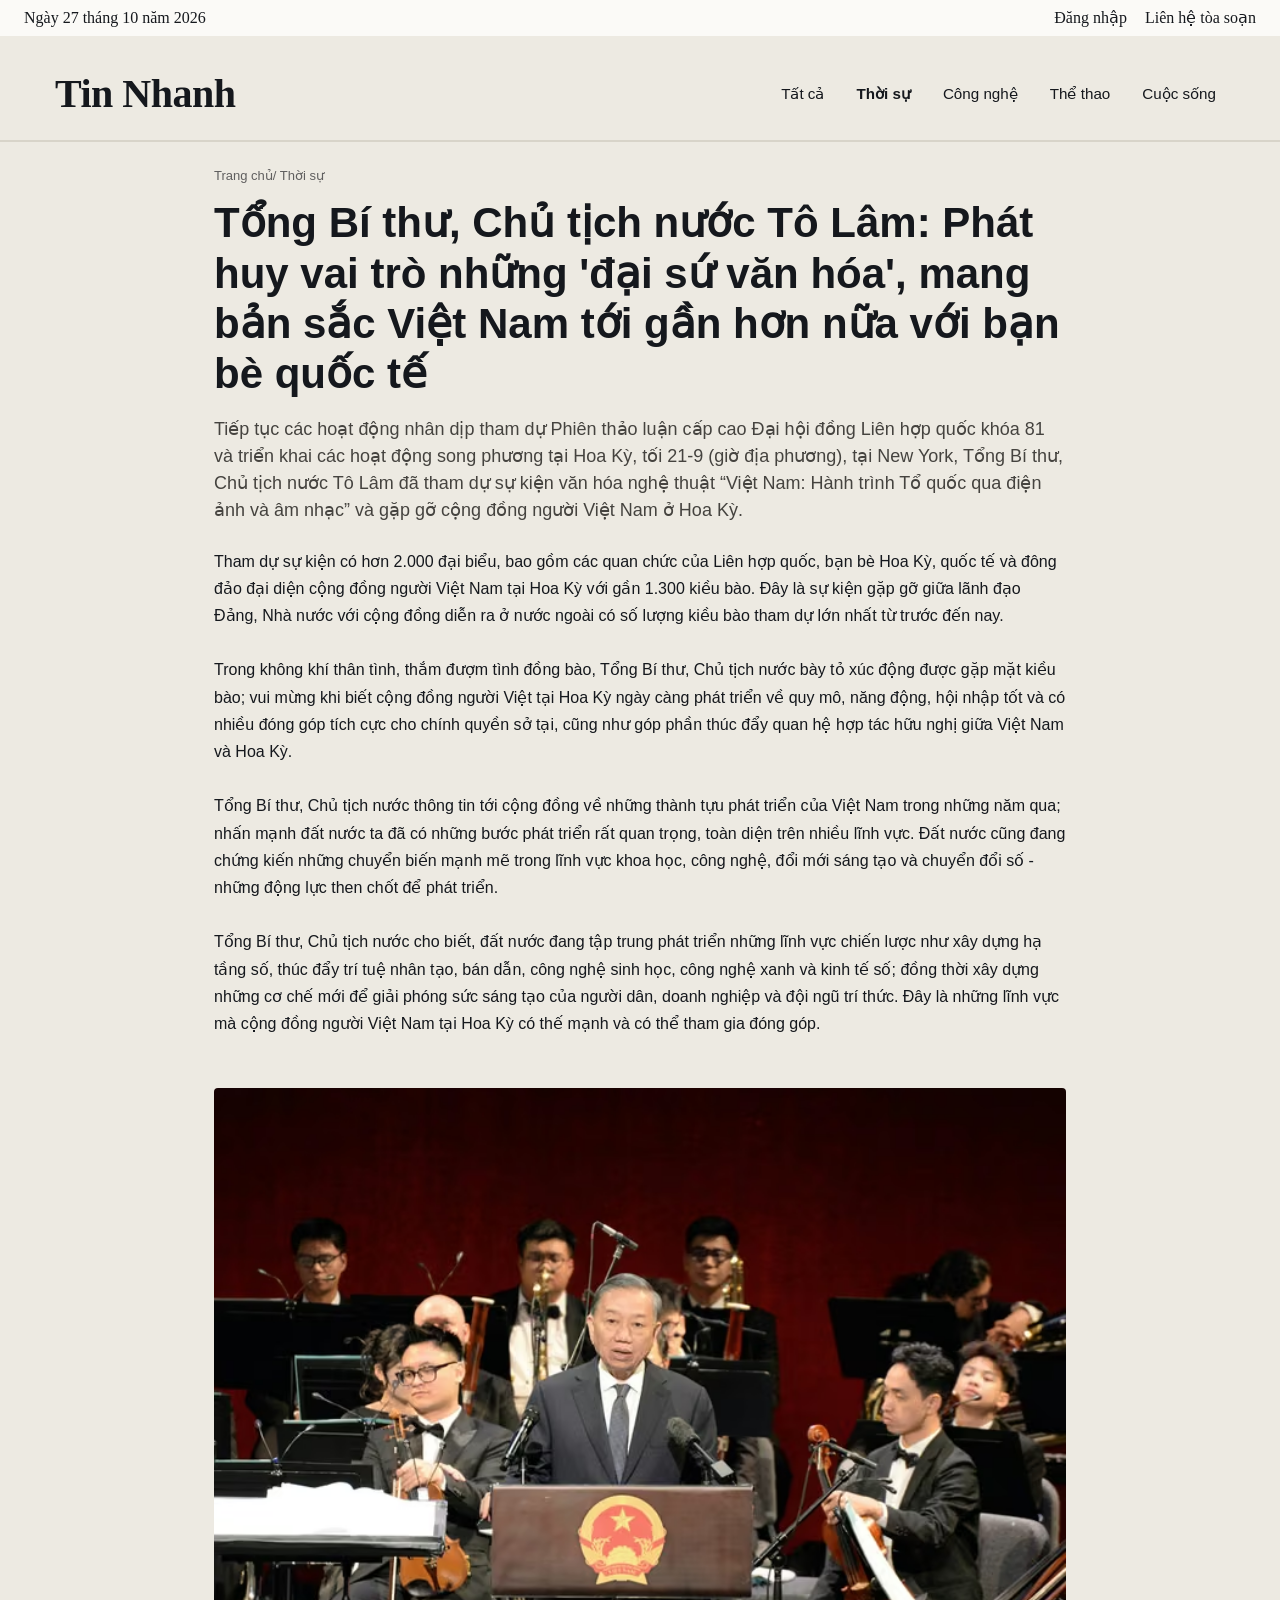
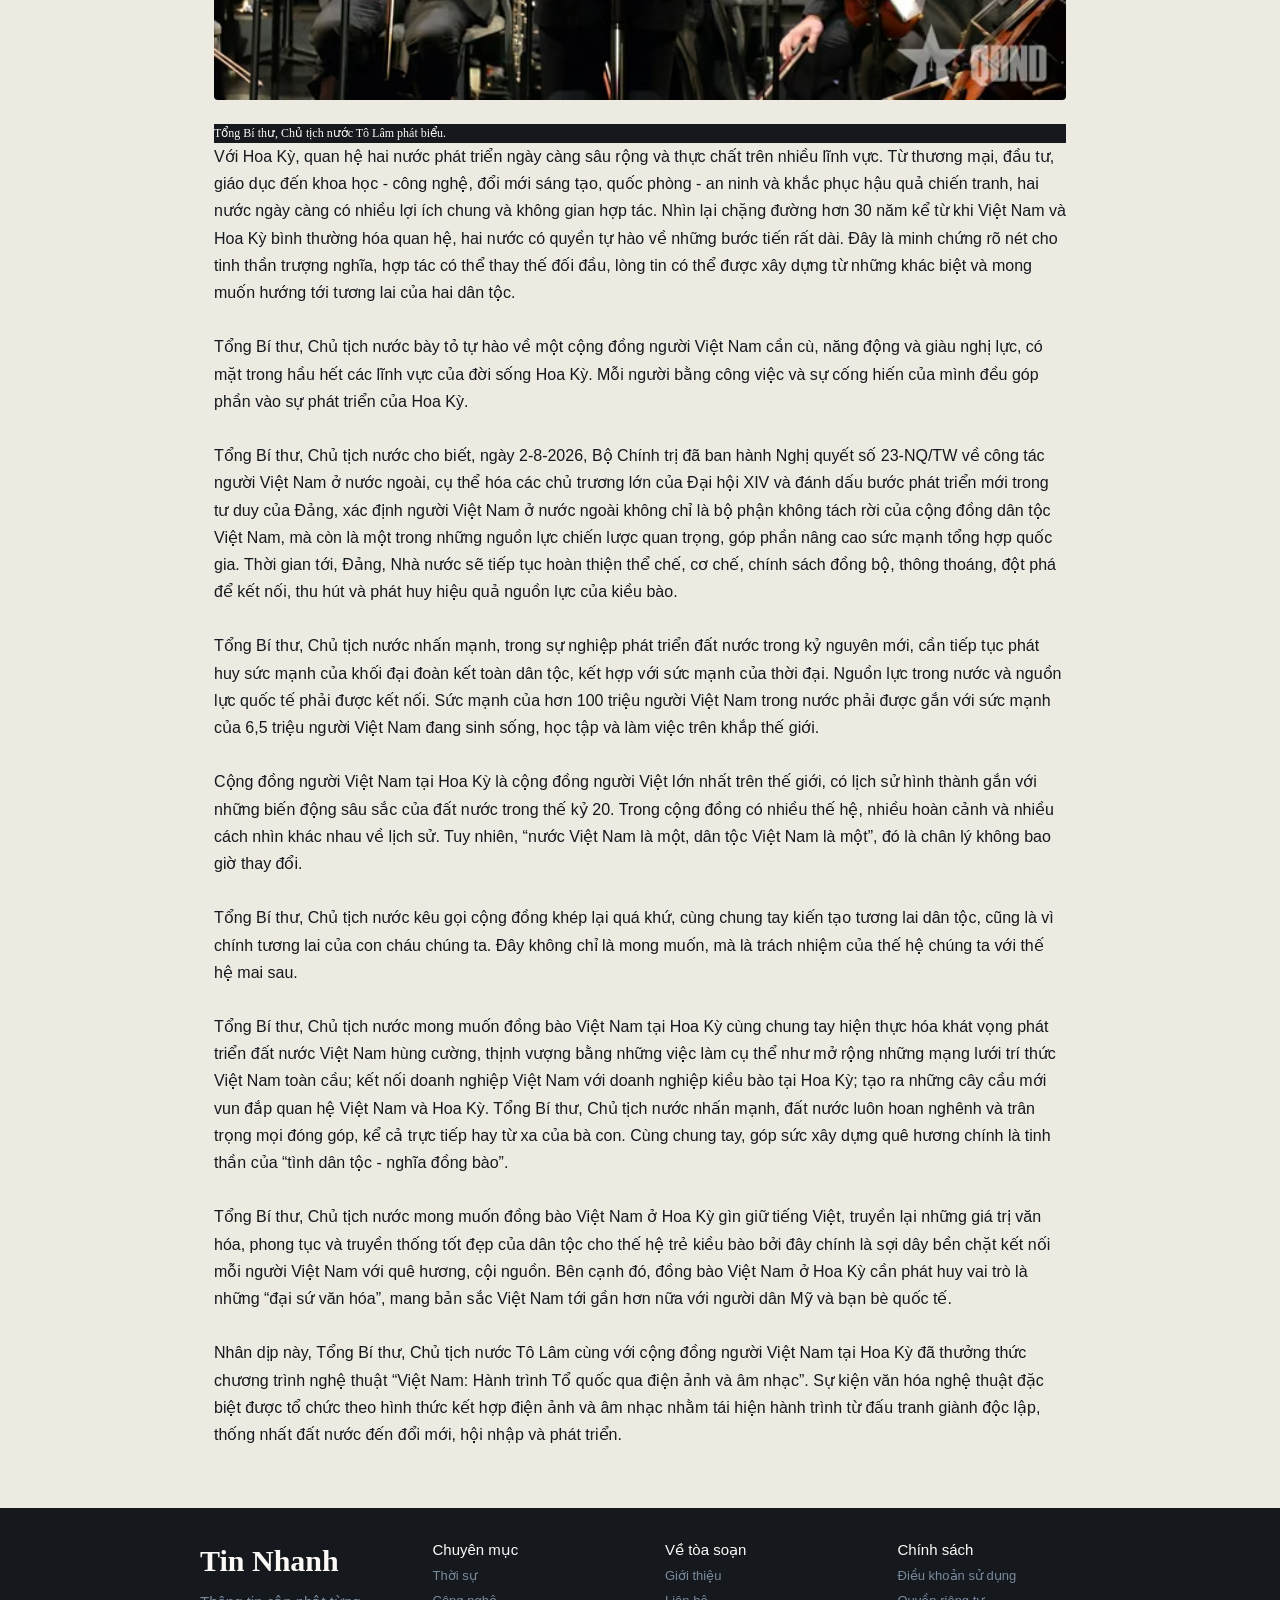
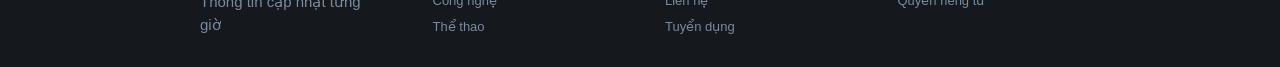
<file: Siêu khóa phẩm cuối/chi-tiet-5.html>
<!DOCTYPE html>
<html lang="en">
<head>
    <meta charset="UTF-8">
    <meta name="viewport" content="width=device-width, initial-scale=1.0">
    <title>Tổng Bí thư, Chủ tịch nước Tô Lâm: Phát huy vai trò những 'đại sứ văn hóa', mang bản sắc Việt Nam tới gần hơn nữa với bạn bè quốc tế
    </title>
    <link rel="stylesheet" href="chi-tiet.css">
</head>
<body>
    <nav>
        <div class="thanhdangnhap">
            <div class="khung">
                <span class="ngay">Ngày 27 tháng 10 năm 2026</span> <!-- span: Không xuống dòng. Nó chỉ ôm đúng kích thước của phần văn bản bên trong nó và nằm cùng trên một dòng với các phần tử khác. -->
                <div class="lien-ket">
                    <a href="#">Đăng nhập</a>
                    <a href="#">Liên hệ tòa soạn</a>
                </div>
            </div>
        </div>
        <div class="main-nav">
            <a href="index.html" class="logo">Tin Nhanh</a>
            <div class="button-nav">
                <a href="index.html" >Tất cả</a>
                <a href="thoi-su.html" class="active">Thời sự</a>
                <a href="cong-nghe.html" >Công nghệ</a>
                <a href="the-thao.html">Thể thao</a>
                <a href="cuoc-song.html">Cuộc sống    </a>
                </div>
        </div>

    </nav>
    <p class="nguon">Trang chủ/ Thời sự</p>
    <h1 class="tieu-de-trang">Tổng Bí thư, Chủ tịch nước Tô Lâm: Phát huy vai trò những 'đại sứ văn hóa', mang bản sắc Việt Nam tới gần hơn nữa với bạn bè quốc tế</h1>
    <h3 class="mo-ta-trang">Tiếp tục các hoạt động nhân dịp tham dự Phiên thảo luận cấp cao Đại hội đồng Liên hợp quốc khóa 81 và triển khai các hoạt động song phương tại Hoa Kỳ, tối 21-9 (giờ địa phương), tại New York, Tổng Bí thư, Chủ tịch nước Tô Lâm đã tham dự sự kiện văn hóa nghệ thuật “Việt Nam: Hành trình Tổ quốc qua điện ảnh và âm nhạc” và gặp gỡ cộng đồng người Việt Nam ở Hoa Kỳ.</h3>
    <div class="noi-dung">
        
        <pre>Tham dự sự kiện có hơn 2.000 đại biểu, bao gồm các quan chức của Liên hợp quốc, bạn bè Hoa Kỳ, quốc tế và đông đảo đại diện cộng đồng người Việt Nam tại Hoa Kỳ với gần 1.300 kiều bào. Đây là sự kiện gặp gỡ giữa lãnh đạo Đảng, Nhà nước với cộng đồng diễn ra ở nước ngoài có số lượng kiều bào tham dự lớn nhất từ trước đến nay.

Trong không khí thân tình, thắm đượm tình đồng bào, Tổng Bí thư, Chủ tịch nước bày tỏ xúc động được gặp mặt kiều bào; vui mừng khi biết cộng đồng người Việt tại Hoa Kỳ ngày càng phát triển về quy mô, năng động, hội nhập tốt và có nhiều đóng góp tích cực cho chính quyền sở tại, cũng như góp phần thúc đẩy quan hệ hợp tác hữu nghị giữa Việt Nam và Hoa Kỳ.

Tổng Bí thư, Chủ tịch nước thông tin tới cộng đồng về những thành tựu phát triển của Việt Nam trong những năm qua; nhấn mạnh đất nước ta đã có những bước phát triển rất quan trọng, toàn diện trên nhiều lĩnh vực. Đất nước cũng đang chứng kiến những chuyển biến mạnh mẽ trong lĩnh vực khoa học, công nghệ, đổi mới sáng tạo và chuyển đổi số - những động lực then chốt để phát triển.

Tổng Bí thư, Chủ tịch nước cho biết, đất nước đang tập trung phát triển những lĩnh vực chiến lược như xây dựng hạ tầng số, thúc đẩy trí tuệ nhân tạo, bán dẫn, công nghệ sinh học, công nghệ xanh và kinh tế số; đồng thời xây dựng những cơ chế mới để giải phóng sức sáng tạo của người dân, doanh nghiệp và đội ngũ trí thức. Đây là những lĩnh vực mà cộng đồng người Việt Nam tại Hoa Kỳ có thế mạnh và có thể tham gia đóng góp.
        </pre>
        <img class="minh-hoa" src="ảnh/7.avif">
        <p class="chu-thich" > Tổng Bí thư, Chủ tịch nước Tô Lâm phát biểu.</p>

        <pre>Với Hoa Kỳ, quan hệ hai nước phát triển ngày càng sâu rộng và thực chất trên nhiều lĩnh vực. Từ thương mại, đầu tư, giáo dục đến khoa học - công nghệ, đổi mới sáng tạo, quốc phòng - an ninh và khắc phục hậu quả chiến tranh, hai nước ngày càng có nhiều lợi ích chung và không gian hợp tác. Nhìn lại chặng đường hơn 30 năm kể từ khi Việt Nam và Hoa Kỳ bình thường hóa quan hệ, hai nước có quyền tự hào về những bước tiến rất dài. Đây là minh chứng rõ nét cho tinh thần trượng nghĩa, hợp tác có thể thay thế đối đầu, lòng tin có thể được xây dựng từ những khác biệt và mong muốn hướng tới tương lai của hai dân tộc.

Tổng Bí thư, Chủ tịch nước bày tỏ tự hào về một cộng đồng người Việt Nam cần cù, năng động và giàu nghị lực, có mặt trong hầu hết các lĩnh vực của đời sống Hoa Kỳ. Mỗi người bằng công việc và sự cống hiến của mình đều góp phần vào sự phát triển của Hoa Kỳ.

Tổng Bí thư, Chủ tịch nước cho biết, ngày 2-8-2026, Bộ Chính trị đã ban hành Nghị quyết số 23-NQ/TW về công tác người Việt Nam ở nước ngoài, cụ thể hóa các chủ trương lớn của Đại hội XIV và đánh dấu bước phát triển mới trong tư duy của Đảng, xác định người Việt Nam ở nước ngoài không chỉ là bộ phận không tách rời của cộng đồng dân tộc Việt Nam, mà còn là một trong những nguồn lực chiến lược quan trọng, góp phần nâng cao sức mạnh tổng hợp quốc gia. Thời gian tới, Đảng, Nhà nước sẽ tiếp tục hoàn thiện thể chế, cơ chế, chính sách đồng bộ, thông thoáng, đột phá để kết nối, thu hút và phát huy hiệu quả nguồn lực của kiều bào.

Tổng Bí thư, Chủ tịch nước nhấn mạnh, trong sự nghiệp phát triển đất nước trong kỷ nguyên mới, cần tiếp tục phát huy sức mạnh của khối đại đoàn kết toàn dân tộc, kết hợp với sức mạnh của thời đại. Nguồn lực trong nước và nguồn lực quốc tế phải được kết nối. Sức mạnh của hơn 100 triệu người Việt Nam trong nước phải được gắn với sức mạnh của 6,5 triệu người Việt Nam đang sinh sống, học tập và làm việc trên khắp thế giới.

Cộng đồng người Việt Nam tại Hoa Kỳ là cộng đồng người Việt lớn nhất trên thế giới, có lịch sử hình thành gắn với những biến động sâu sắc của đất nước trong thế kỷ 20. Trong cộng đồng có nhiều thế hệ, nhiều hoàn cảnh và nhiều cách nhìn khác nhau về lịch sử. Tuy nhiên, “nước Việt Nam là một, dân tộc Việt Nam là một”, đó là chân lý không bao giờ thay đổi.

Tổng Bí thư, Chủ tịch nước kêu gọi cộng đồng khép lại quá khứ, cùng chung tay kiến tạo tương lai dân tộc, cũng là vì chính tương lai của con cháu chúng ta. Đây không chỉ là mong muốn, mà là trách nhiệm của thế hệ chúng ta với thế hệ mai sau.

Tổng Bí thư, Chủ tịch nước mong muốn đồng bào Việt Nam tại Hoa Kỳ cùng chung tay hiện thực hóa khát vọng phát triển đất nước Việt Nam hùng cường, thịnh vượng bằng những việc làm cụ thể như mở rộng những mạng lưới trí thức Việt Nam toàn cầu; kết nối doanh nghiệp Việt Nam với doanh nghiệp kiều bào tại Hoa Kỳ; tạo ra những cây cầu mới vun đắp quan hệ Việt Nam và Hoa Kỳ. Tổng Bí thư, Chủ tịch nước nhấn mạnh, đất nước luôn hoan nghênh và trân trọng mọi đóng góp, kể cả trực tiếp hay từ xa của bà con. Cùng chung tay, góp sức xây dựng quê hương chính là tinh thần của “tình dân tộc - nghĩa đồng bào”.

Tổng Bí thư, Chủ tịch nước mong muốn đồng bào Việt Nam ở Hoa Kỳ gìn giữ tiếng Việt, truyền lại những giá trị văn hóa, phong tục và truyền thống tốt đẹp của dân tộc cho thế hệ trẻ kiều bào bởi đây chính là sợi dây bền chặt kết nối mỗi người Việt Nam với quê hương, cội nguồn. Bên cạnh đó, đồng bào Việt Nam ở Hoa Kỳ cần phát huy vai trò là những “đại sứ văn hóa”, mang bản sắc Việt Nam tới gần hơn nữa với người dân Mỹ và bạn bè quốc tế.

Nhân dịp này, Tổng Bí thư, Chủ tịch nước Tô Lâm cùng với cộng đồng người Việt Nam tại Hoa Kỳ đã thưởng thức chương trình nghệ thuật “Việt Nam: Hành trình Tổ quốc qua điện ảnh và âm nhạc”. Sự kiện văn hóa nghệ thuật đặc biệt được tổ chức theo hình thức kết hợp điện ảnh và âm nhạc nhằm tái hiện hành trình từ đấu tranh giành độc lập, thống nhất đất nước đến đổi mới, hội nhập và phát triển.</pre>
    </div>

    <footer>
            <div class="khung-footer">
                <div class="phan-lon">
                    <p class="Logo-footer">Tin Nhanh</p>
                    <p class="Logo-slogan-footer">Thông tin cập nhật từng giờ</p>
                </div>
                <div class="phan-lon">
                    <p class="phan-nho">Chuyên mục</p>
                    <a href="thoi-su.html">Thời sự</a>
                    <a href="cong-nghe.html">Công nghệ</a>
                    <a href="the-thao.html">Thể thao</a>
                </div>
                <div class="phan-lon">
                    <p class="phan-nho">Về tòa soạn</p>
                    <a>Giới thiệu</a>
                    <a>Liên hệ</a>
                    <a>Tuyển dụng</a>
                </div>
                <div class="phan-lon">
                    <p class="phan-nho">Chính sách</p>
                    <a>Điều khoản sử dụng</a>
                    <a>Quyền riêng tư</a>
                </div>
            </div>
        </footer>

<body>
</body>
</html>
</file>
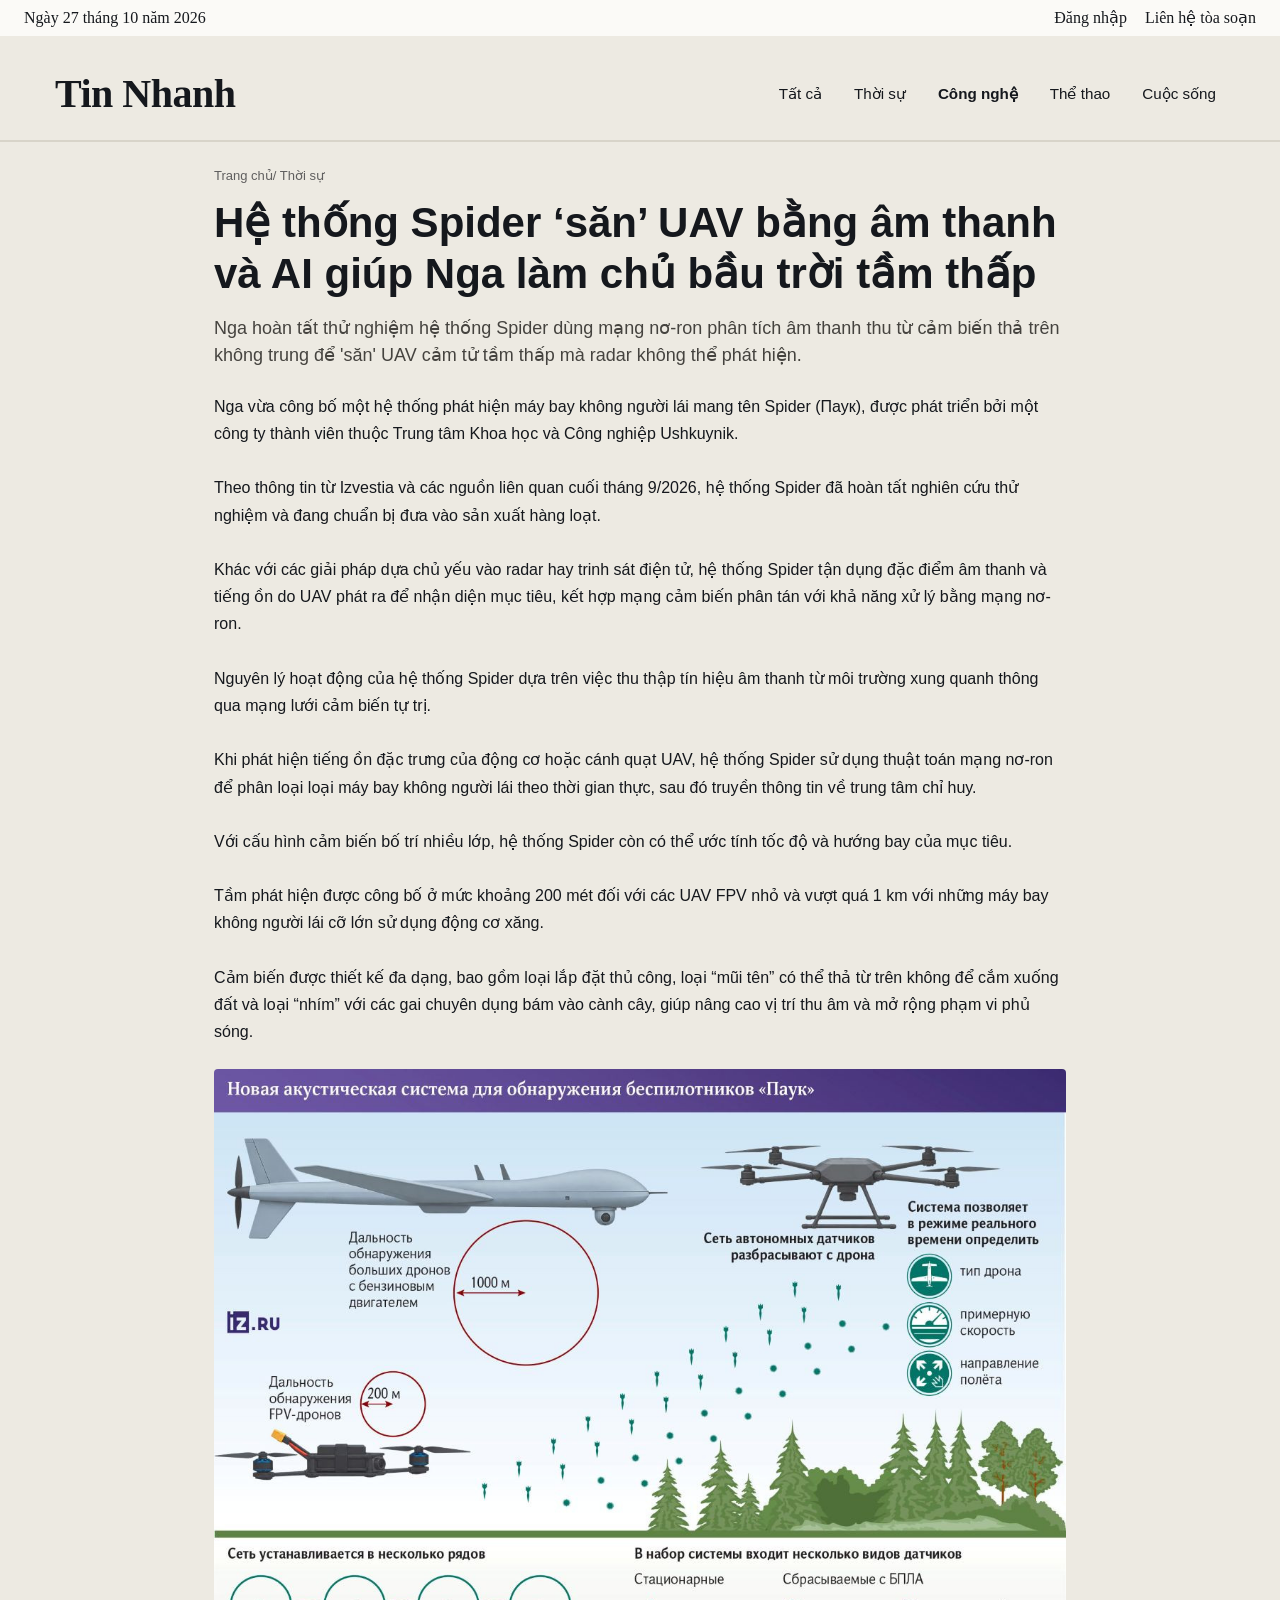
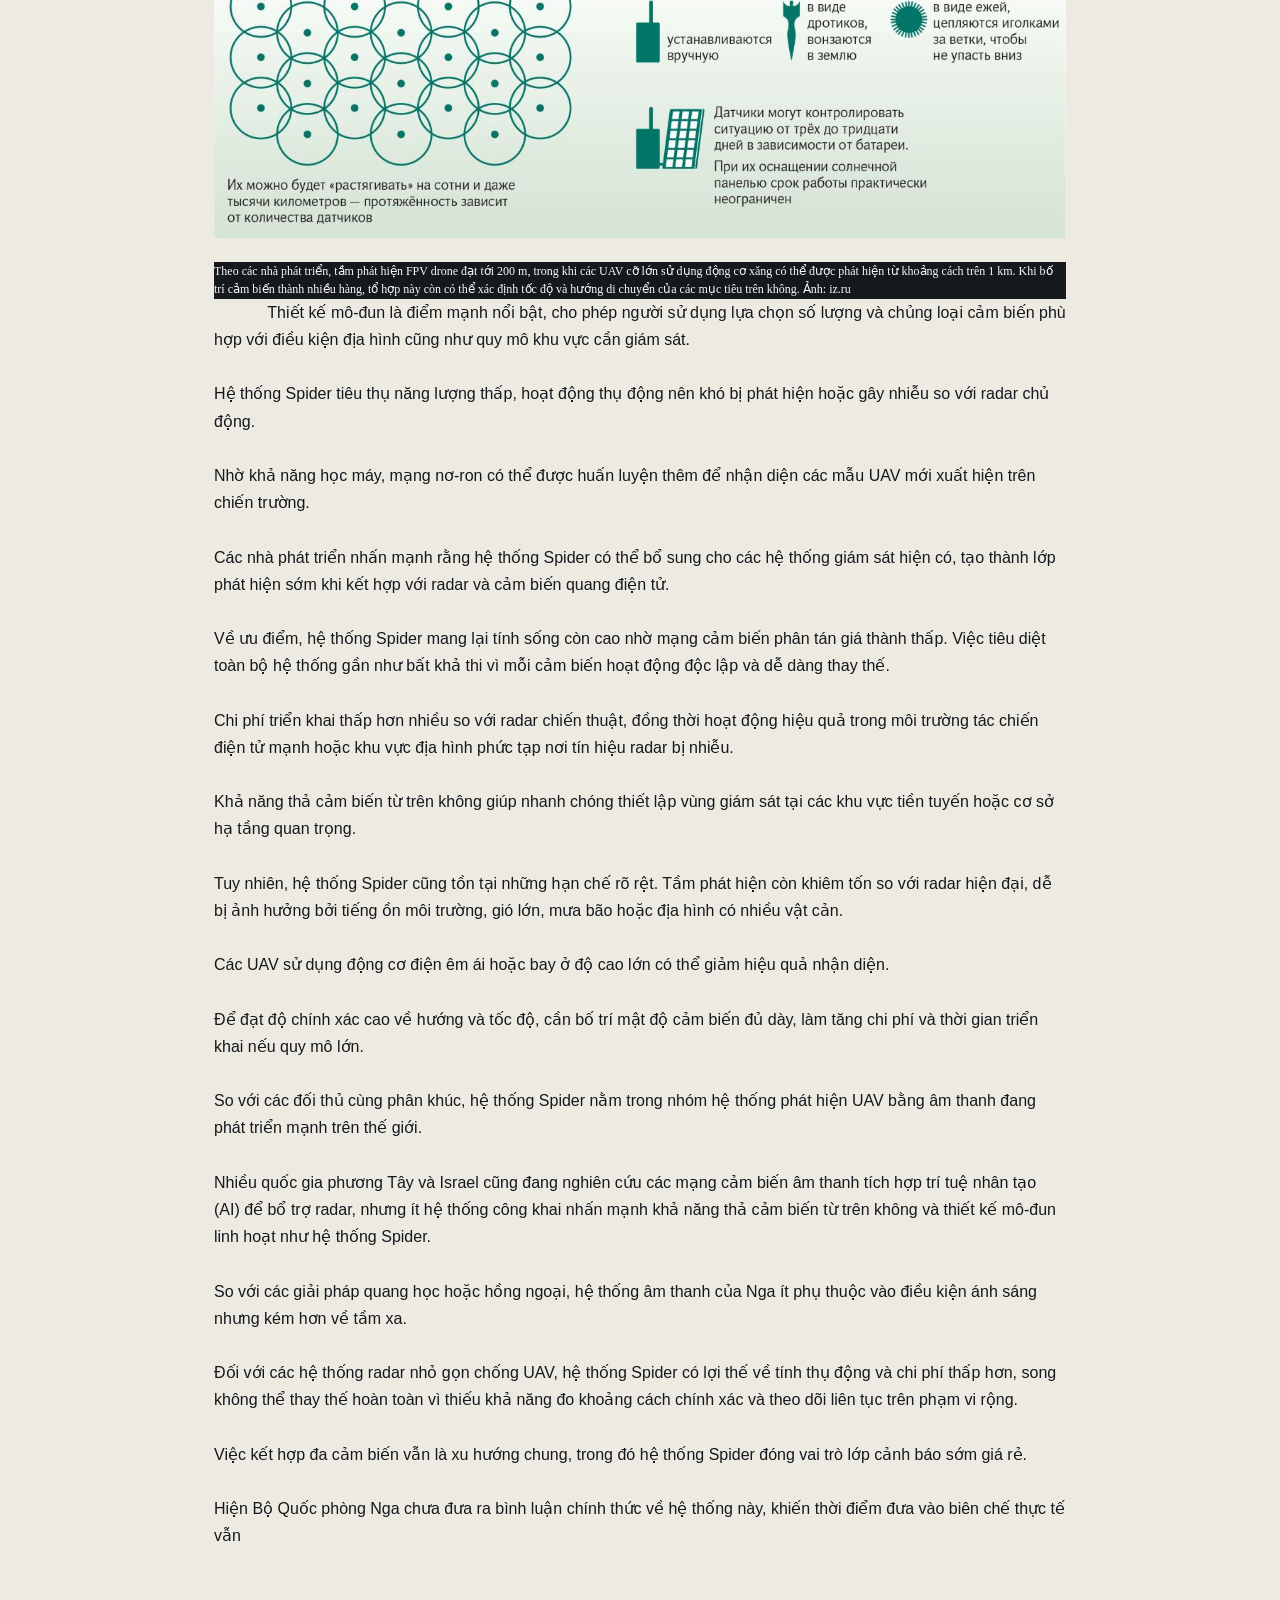
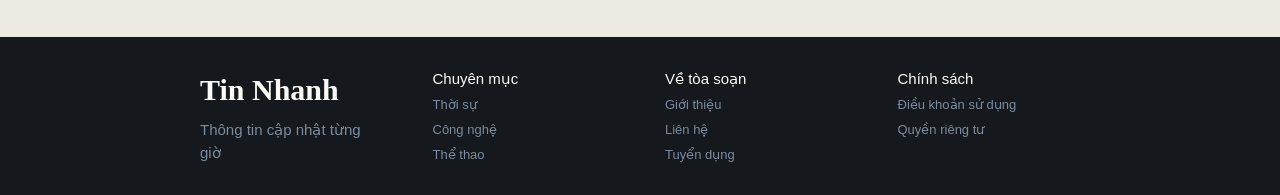
<file: Siêu khóa phẩm cuối/chi-tiet-6.html>
<!DOCTYPE html>
<html lang="en">
<head>
    <meta charset="UTF-8">
    <meta name="viewport" content="width=device-width, initial-scale=1.0">
    <title>Hệ thống Spider ‘săn’ UAV bằng âm thanh và AI giúp Nga làm chủ bầu trời tầm thấp
    </title>
    <link rel="stylesheet" href="chi-tiet.css">
</head>
<body>
    <nav>
        <div class="thanhdangnhap">
            <div class="khung">
                <span class="ngay">Ngày 27 tháng 10 năm 2026</span> <!-- span: Không xuống dòng. Nó chỉ ôm đúng kích thước của phần văn bản bên trong nó và nằm cùng trên một dòng với các phần tử khác. -->
                <div class="lien-ket">
                    <a href="#">Đăng nhập</a>
                    <a href="#">Liên hệ tòa soạn</a>
                </div>
            </div>
        </div>
        <div class="main-nav">
            <a href="index.html" class="logo">Tin Nhanh</a>
            <div class="button-nav">
                <a href="index.html" >Tất cả</a>
                <a href="thoi-su.html" >Thời sự</a>
                <a href="cong-nghe.html" class="active">Công nghệ</a>
                <a href="the-thao.html">Thể thao</a>
                <a href="cuoc-song.html">Cuộc sống    </a>
                </div>
        </div>

    </nav>
    <p class="nguon">Trang chủ/ Thời sự</p>
    <h1 class="tieu-de-trang">Hệ thống Spider ‘săn’ UAV bằng âm thanh và AI giúp Nga làm chủ bầu trời tầm thấp</h1>
    <h3 class="mo-ta-trang">Nga hoàn tất thử nghiệm hệ thống Spider dùng mạng nơ-ron phân tích âm thanh thu từ cảm biến thả trên không trung để 'săn' UAV cảm tử tầm thấp mà radar không thể phát hiện.</h3>
    <div class="noi-dung">
        <pre>Nga vừa công bố một hệ thống phát hiện máy bay không người lái mang tên Spider (Паук), được phát triển bởi một công ty thành viên thuộc Trung tâm Khoa học và Công nghiệp Ushkuynik. 

Theo thông tin từ Izvestia và các nguồn liên quan cuối tháng 9/2026, hệ thống Spider đã hoàn tất nghiên cứu thử nghiệm và đang chuẩn bị đưa vào sản xuất hàng loạt. 

Khác với các giải pháp dựa chủ yếu vào radar hay trinh sát điện tử, hệ thống Spider tận dụng đặc điểm âm thanh và tiếng ồn do UAV phát ra để nhận diện mục tiêu, kết hợp mạng cảm biến phân tán với khả năng xử lý bằng mạng nơ-ron.

Nguyên lý hoạt động của hệ thống Spider dựa trên việc thu thập tín hiệu âm thanh từ môi trường xung quanh thông qua mạng lưới cảm biến tự trị. 

Khi phát hiện tiếng ồn đặc trưng của động cơ hoặc cánh quạt UAV, hệ thống Spider sử dụng thuật toán mạng nơ-ron để phân loại loại máy bay không người lái theo thời gian thực, sau đó truyền thông tin về trung tâm chỉ huy. 

Với cấu hình cảm biến bố trí nhiều lớp, hệ thống Spider còn có thể ước tính tốc độ và hướng bay của mục tiêu. 

Tầm phát hiện được công bố ở mức khoảng 200 mét đối với các UAV FPV nhỏ và vượt quá 1 km với những máy bay không người lái cỡ lớn sử dụng động cơ xăng. 

Cảm biến được thiết kế đa dạng, bao gồm loại lắp đặt thủ công, loại “mũi tên” có thể thả từ trên không để cắm xuống đất và loại “nhím” với các gai chuyên dụng bám vào cành cây, giúp nâng cao vị trí thu âm và mở rộng phạm vi phủ sóng.</pre>
        <img class="minh-hoa" src="ảnh/8.jpg">
        <p class="chu-thich" >
Theo các nhà phát triển, tầm phát hiện FPV drone đạt tới 200 m, trong khi các UAV cỡ lớn sử dụng động cơ xăng có thể được phát hiện từ khoảng cách trên 1 km. Khi bố trí cảm biến thành nhiều hàng, tổ hợp này còn có thể xác định tốc độ và hướng di chuyển của các mục tiêu trên không. Ảnh: iz.ru</p>
        <pre>
            Thiết kế mô-đun là điểm mạnh nổi bật, cho phép người sử dụng lựa chọn số lượng và chủng loại cảm biến phù hợp với điều kiện địa hình cũng như quy mô khu vực cần giám sát. 

Hệ thống Spider tiêu thụ năng lượng thấp, hoạt động thụ động nên khó bị phát hiện hoặc gây nhiễu so với radar chủ động. 

Nhờ khả năng học máy, mạng nơ-ron có thể được huấn luyện thêm để nhận diện các mẫu UAV mới xuất hiện trên chiến trường. 

Các nhà phát triển nhấn mạnh rằng hệ thống Spider có thể bổ sung cho các hệ thống giám sát hiện có, tạo thành lớp phát hiện sớm khi kết hợp với radar và cảm biến quang điện tử.

Về ưu điểm, hệ thống Spider mang lại tính sống còn cao nhờ mạng cảm biến phân tán giá thành thấp. Việc tiêu diệt toàn bộ hệ thống gần như bất khả thi vì mỗi cảm biến hoạt động độc lập và dễ dàng thay thế. 

Chi phí triển khai thấp hơn nhiều so với radar chiến thuật, đồng thời hoạt động hiệu quả trong môi trường tác chiến điện tử mạnh hoặc khu vực địa hình phức tạp nơi tín hiệu radar bị nhiễu. 

Khả năng thả cảm biến từ trên không giúp nhanh chóng thiết lập vùng giám sát tại các khu vực tiền tuyến hoặc cơ sở hạ tầng quan trọng. 

Tuy nhiên, hệ thống Spider cũng tồn tại những hạn chế rõ rệt. Tầm phát hiện còn khiêm tốn so với radar hiện đại, dễ bị ảnh hưởng bởi tiếng ồn môi trường, gió lớn, mưa bão hoặc địa hình có nhiều vật cản. 

Các UAV sử dụng động cơ điện êm ái hoặc bay ở độ cao lớn có thể giảm hiệu quả nhận diện. 

Để đạt độ chính xác cao về hướng và tốc độ, cần bố trí mật độ cảm biến đủ dày, làm tăng chi phí và thời gian triển khai nếu quy mô lớn.

So với các đối thủ cùng phân khúc, hệ thống Spider nằm trong nhóm hệ thống phát hiện UAV bằng âm thanh đang phát triển mạnh trên thế giới. 

Nhiều quốc gia phương Tây và Israel cũng đang nghiên cứu các mạng cảm biến âm thanh tích hợp trí tuệ nhân tạo (AI) để bổ trợ radar, nhưng ít hệ thống công khai nhấn mạnh khả năng thả cảm biến từ trên không và thiết kế mô-đun linh hoạt như hệ thống Spider. 

So với các giải pháp quang học hoặc hồng ngoại, hệ thống âm thanh của Nga ít phụ thuộc vào điều kiện ánh sáng nhưng kém hơn về tầm xa. 

Đối với các hệ thống radar nhỏ gọn chống UAV, hệ thống Spider có lợi thế về tính thụ động và chi phí thấp hơn, song không thể thay thế hoàn toàn vì thiếu khả năng đo khoảng cách chính xác và theo dõi liên tục trên phạm vi rộng. 

Việc kết hợp đa cảm biến vẫn là xu hướng chung, trong đó hệ thống Spider đóng vai trò lớp cảnh báo sớm giá rẻ.

Hiện Bộ Quốc phòng Nga chưa đưa ra bình luận chính thức về hệ thống này, khiến thời điểm đưa vào biên chế thực tế vẫn
        </pre>
    </div>

    <footer>
            <div class="khung-footer">
                <div class="phan-lon">
                    <p class="Logo-footer">Tin Nhanh</p>
                    <p class="Logo-slogan-footer">Thông tin cập nhật từng giờ</p>
                </div>
                <div class="phan-lon">
                    <p class="phan-nho">Chuyên mục</p>
                    <a href="thoi-su.html">Thời sự</a>
                    <a href="cong-nghe.html">Công nghệ</a>
                    <a href="the-thao.html">Thể thao</a>
                </div>
                <div class="phan-lon">
                    <p class="phan-nho">Về tòa soạn</p>
                    <a>Giới thiệu</a>
                    <a>Liên hệ</a>
                    <a>Tuyển dụng</a>
                </div>
                <div class="phan-lon">
                    <p class="phan-nho">Chính sách</p>
                    <a>Điều khoản sử dụng</a>
                    <a>Quyền riêng tư</a>
                </div>
            </div>
        </footer>

<body>
</body>
</html>
</file>
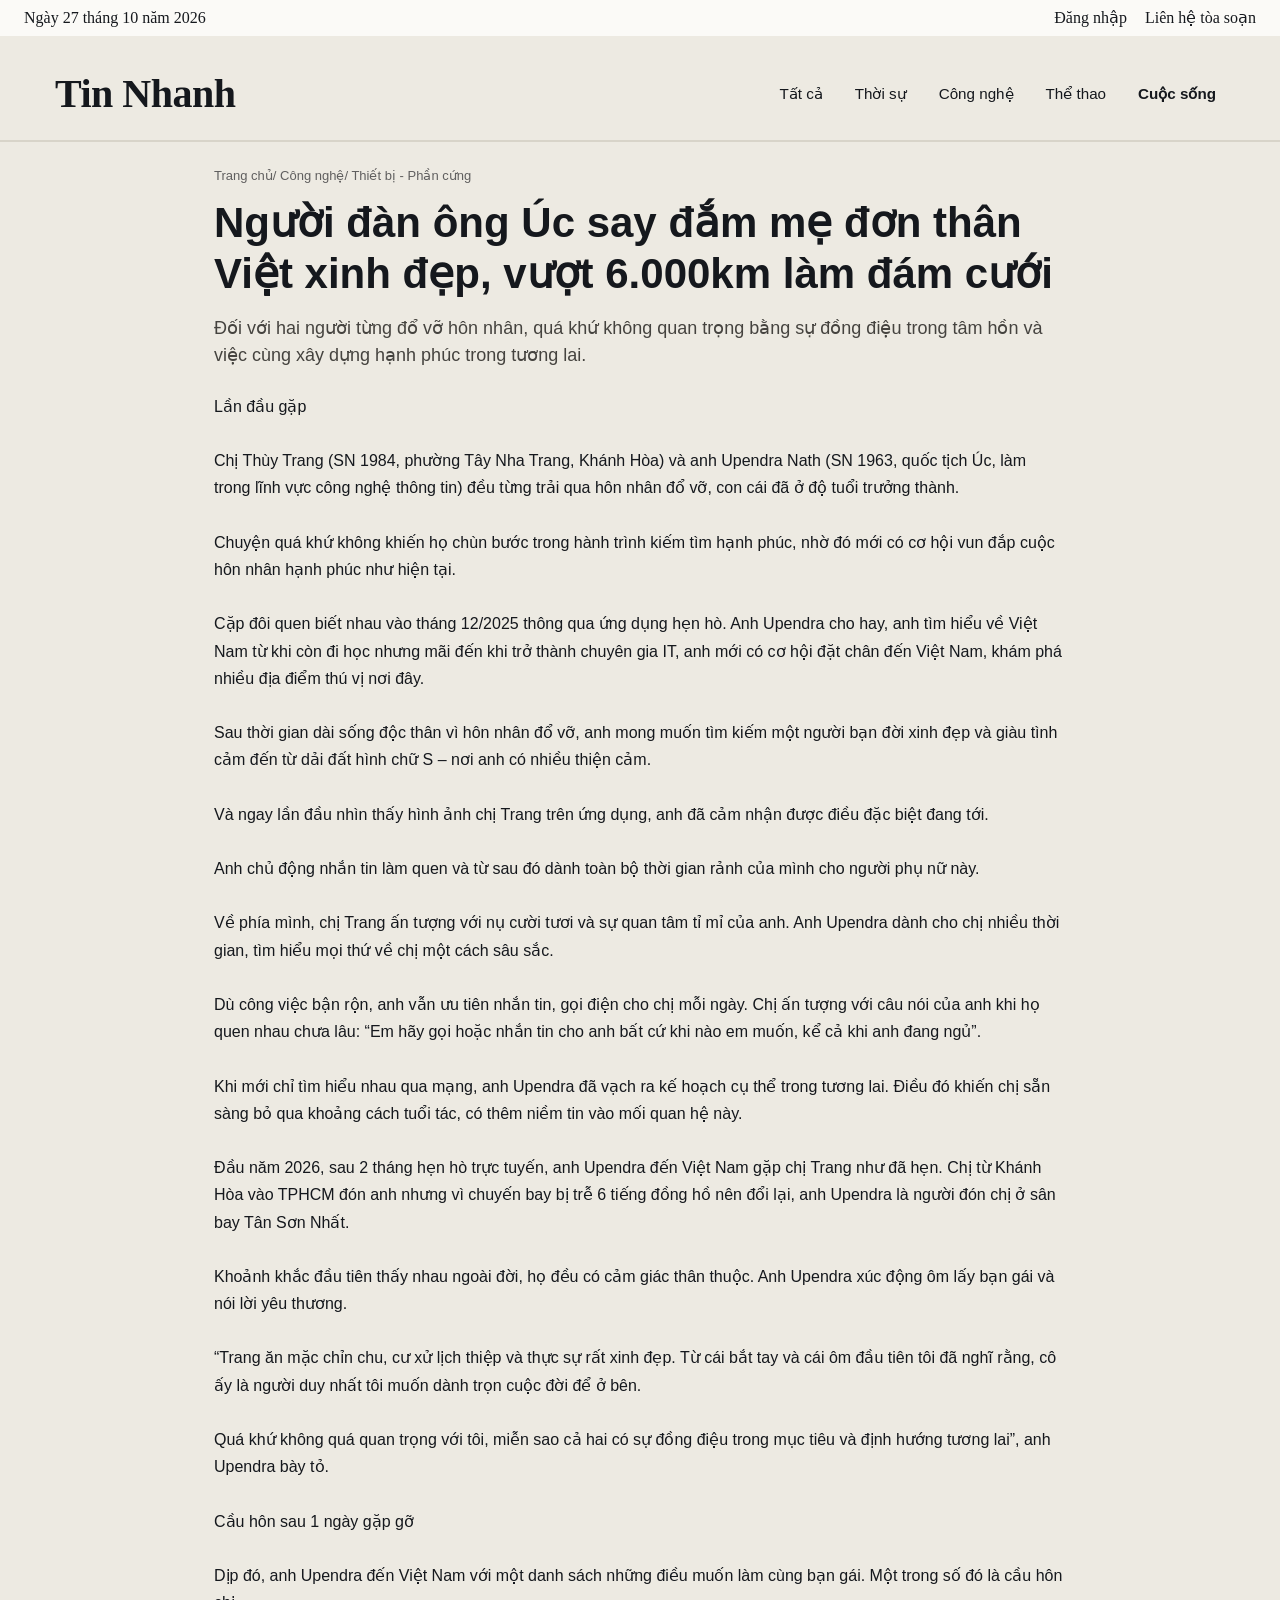
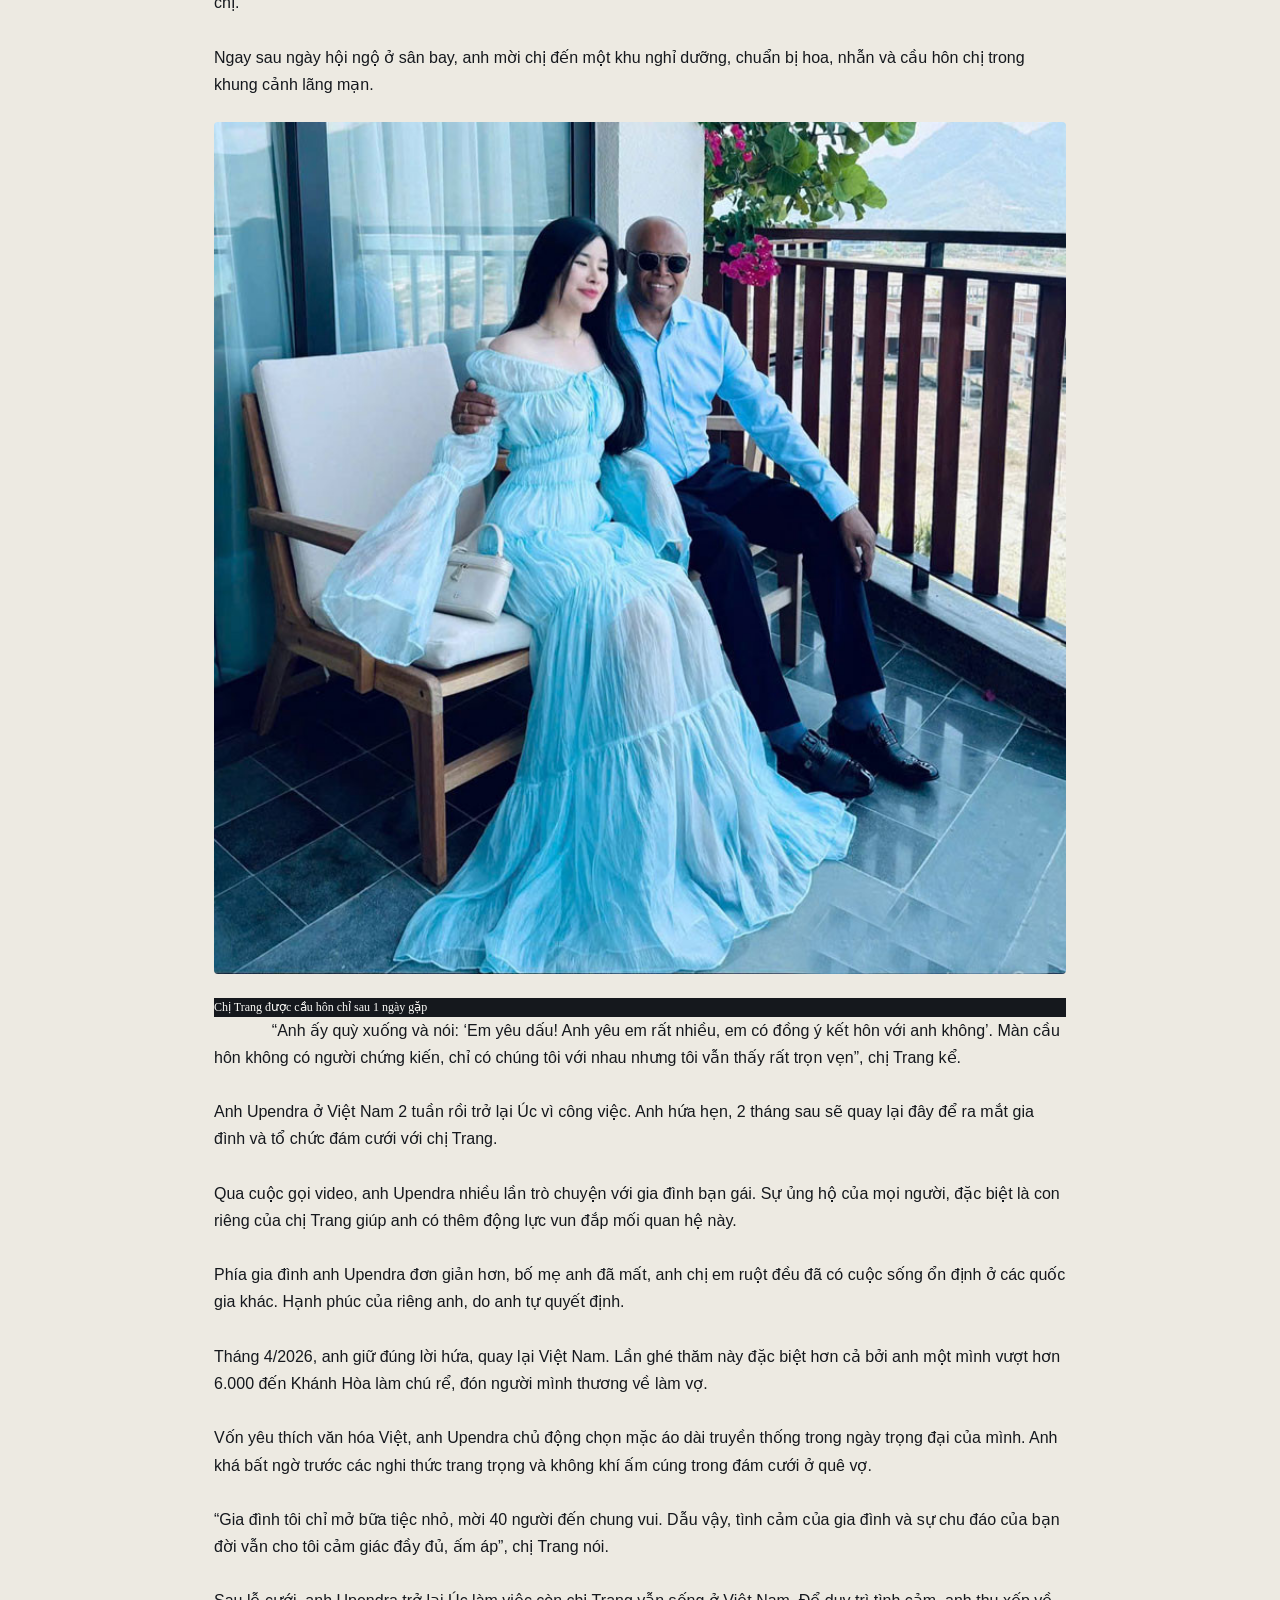
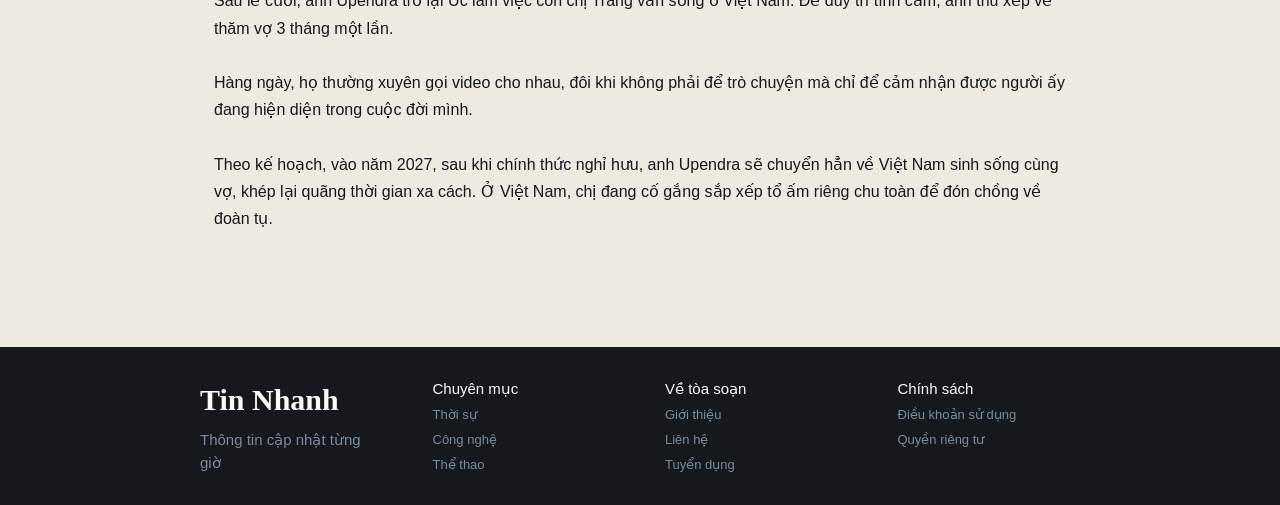
<file: Siêu khóa phẩm cuối/chi-tiet-7.html>
<!DOCTYPE html>
<html lang="en">
<head>
    <meta charset="UTF-8">
    <meta name="viewport" content="width=device-width, initial-scale=1.0">
    <title>Người đàn ông Úc say đắm mẹ đơn thân Việt xinh đẹp, vượt 6.000km làm đám cưới</title>
    <link rel="stylesheet" href="chi-tiet.css">
</head>
<body>
    <nav>
        <div class="thanhdangnhap">
            <div class="khung">
                <span class="ngay">Ngày 27 tháng 10 năm 2026</span> <!-- span: Không xuống dòng. Nó chỉ ôm đúng kích thước của phần văn bản bên trong nó và nằm cùng trên một dòng với các phần tử khác. -->
                <div class="lien-ket">
                    <a href="#">Đăng nhập</a>
                    <a href="#">Liên hệ tòa soạn</a>
                </div>
            </div>
        </div>
        <div class="main-nav">
            <a href="index.html" class="logo">Tin Nhanh</a>
            <div class="button-nav">
                <a href="index.html" >Tất cả</a>
                <a href="thoi-su.html" >Thời sự</a>
                <a href="cong-nghe.html" >Công nghệ</a>
                <a href="the-thao.html">Thể thao</a>
                <a href="cuoc-song.html"class="active">Cuộc sống    </a>
                </div>
        </div>

    </nav>
    <p class="nguon">Trang chủ/ Công nghệ/ Thiết bị - Phần cứng</p>
    <h1 class="tieu-de-trang">Người đàn ông Úc say đắm mẹ đơn thân Việt xinh đẹp, vượt 6.000km làm đám cưới</h1>
    <h3 class="mo-ta-trang">Đối với hai người từng đổ vỡ hôn nhân, quá khứ không quan trọng bằng sự đồng điệu trong tâm hồn và việc cùng xây dựng hạnh phúc trong tương lai.</h3>
    <div class="noi-dung">
        <pre>Lần đầu gặp 

Chị Thùy Trang (SN 1984, phường Tây Nha Trang, Khánh Hòa) và anh Upendra Nath (SN 1963, quốc tịch Úc, làm trong lĩnh vực công nghệ thông tin) đều từng trải qua hôn nhân đổ vỡ, con cái đã ở độ tuổi trưởng thành.

Chuyện quá khứ không khiến họ chùn bước trong hành trình kiếm tìm hạnh phúc, nhờ đó mới có cơ hội vun đắp cuộc hôn nhân hạnh phúc như hiện tại.

Cặp đôi quen biết nhau vào tháng 12/2025 thông qua ứng dụng hẹn hò. Anh Upendra cho hay, anh tìm hiểu về Việt Nam từ khi còn đi học nhưng mãi đến khi trở thành chuyên gia IT, anh mới có cơ hội đặt chân đến Việt Nam, khám phá nhiều địa điểm thú vị nơi đây. 

Sau thời gian dài sống độc thân vì hôn nhân đổ vỡ, anh mong muốn tìm kiếm một người bạn đời xinh đẹp và giàu tình cảm đến từ dải đất hình chữ S – nơi anh có nhiều thiện cảm. 

Và ngay lần đầu nhìn thấy hình ảnh chị Trang trên ứng dụng, anh đã cảm nhận được điều đặc biệt đang tới. 

Anh chủ động nhắn tin làm quen và từ sau đó dành toàn bộ thời gian rảnh của mình cho người phụ nữ này. 

Về phía mình, chị Trang ấn tượng với nụ cười tươi và sự quan tâm tỉ mỉ của anh. Anh Upendra dành cho chị nhiều thời gian, tìm hiểu mọi thứ về chị một cách sâu sắc. 

Dù công việc bận rộn, anh vẫn ưu tiên nhắn tin, gọi điện cho chị mỗi ngày. Chị ấn tượng với câu nói của anh khi họ quen nhau chưa lâu: “Em hãy gọi hoặc nhắn tin cho anh bất cứ khi nào em muốn, kể cả khi anh đang ngủ”.

Khi mới chỉ tìm hiểu nhau qua mạng, anh Upendra đã vạch ra kế hoạch cụ thể trong tương lai. Điều đó khiến chị sẵn sàng bỏ qua khoảng cách tuổi tác, có thêm niềm tin vào mối quan hệ này.

Đầu năm 2026, sau 2 tháng hẹn hò trực tuyến, anh Upendra đến Việt Nam gặp chị Trang như đã hẹn. Chị từ Khánh Hòa vào TPHCM đón anh nhưng vì chuyến bay bị trễ 6 tiếng đồng hồ nên đổi lại, anh Upendra là người đón chị ở sân bay Tân Sơn Nhất.

Khoảnh khắc đầu tiên thấy nhau ngoài đời, họ đều có cảm giác thân thuộc. Anh Upendra xúc động ôm lấy bạn gái và nói lời yêu thương.

“Trang ăn mặc chỉn chu, cư xử lịch thiệp và thực sự rất xinh đẹp. Từ cái bắt tay và cái ôm đầu tiên tôi đã nghĩ rằng, cô ấy là người duy nhất tôi muốn dành trọn cuộc đời để ở bên.

Quá khứ không quá quan trọng với tôi, miễn sao cả hai có sự đồng điệu trong mục tiêu và định hướng tương lai”, anh Upendra bày tỏ.

Cầu hôn sau 1 ngày gặp gỡ

Dịp đó, anh Upendra đến Việt Nam với một danh sách những điều muốn làm cùng bạn gái. Một trong số đó là cầu hôn chị.

Ngay sau ngày hội ngộ ở sân bay, anh mời chị đến một khu nghỉ dưỡng, chuẩn bị hoa, nhẫn và cầu hôn chị trong khung cảnh lãng mạn.
</pre>
        <img class="minh-hoa" src="ảnh/9.jpg">
        <p class="chu-thich" >

Chị Trang được cầu hôn chỉ sau 1 ngày gặp </p>
        <pre>
             “Anh ấy quỳ xuống và nói: ‘Em yêu dấu! Anh yêu em rất nhiều, em có đồng ý kết hôn với anh không’. Màn cầu hôn không có người chứng kiến, chỉ có chúng tôi với nhau nhưng tôi vẫn thấy rất trọn vẹn”, chị Trang kể.

Anh Upendra ở Việt Nam 2 tuần rồi trở lại Úc vì công việc. Anh hứa hẹn, 2 tháng sau sẽ quay lại đây để ra mắt gia đình và tổ chức đám cưới với chị Trang.

Qua cuộc gọi video, anh Upendra nhiều lần trò chuyện với gia đình bạn gái. Sự ủng hộ của mọi người, đặc biệt là con riêng của chị Trang giúp anh có thêm động lực vun đắp mối quan hệ này.

Phía gia đình anh Upendra đơn giản hơn, bố mẹ anh đã mất, anh chị em ruột đều đã có cuộc sống ổn định ở các quốc gia khác. Hạnh phúc của riêng anh, do anh tự quyết định.

Tháng 4/2026, anh giữ đúng lời hứa, quay lại Việt Nam. Lần ghé thăm này đặc biệt hơn cả bởi anh một mình vượt hơn 6.000 đến Khánh Hòa làm chú rể, đón người mình thương về làm vợ.

Vốn yêu thích văn hóa Việt, anh Upendra chủ động chọn mặc áo dài truyền thống trong ngày trọng đại của mình. Anh khá bất ngờ trước các nghi thức trang trọng và không khí ấm cúng trong đám cưới ở quê vợ.

“Gia đình tôi chỉ mở bữa tiệc nhỏ, mời 40 người đến chung vui. Dẫu vậy, tình cảm của gia đình và sự chu đáo của bạn đời vẫn cho tôi cảm giác đầy đủ, ấm áp”, chị Trang nói.

Sau lễ cưới, anh Upendra trở lại Úc làm việc còn chị Trang vẫn sống ở Việt Nam. Để duy trì tình cảm, anh thu xếp về thăm vợ 3 tháng một lần. 

Hàng ngày, họ thường xuyên gọi video cho nhau, đôi khi không phải để trò chuyện mà chỉ để cảm nhận được người ấy đang hiện diện trong cuộc đời mình.

Theo kế hoạch, vào năm 2027, sau khi chính thức nghỉ hưu, anh Upendra sẽ chuyển hẳn về Việt Nam sinh sống cùng vợ, khép lại quãng thời gian xa cách. Ở Việt Nam, chị đang cố gắng sắp xếp tổ ấm riêng chu toàn để đón chồng về đoàn tụ.

        </pre>
    </div>

    <footer>
            <div class="khung-footer">
                <div class="phan-lon">
                    <p class="Logo-footer">Tin Nhanh</p>
                    <p class="Logo-slogan-footer">Thông tin cập nhật từng giờ</p>
                </div>
                <div class="phan-lon">
                    <p class="phan-nho">Chuyên mục</p>
                    <a href="thoi-su.html">Thời sự</a>
                    <a href="cong-nghe.html">Công nghệ</a>
                    <a href="the-thao.html">Thể thao</a>
                </div>
                <div class="phan-lon">
                    <p class="phan-nho">Về tòa soạn</p>
                    <a>Giới thiệu</a>
                    <a>Liên hệ</a>
                    <a>Tuyển dụng</a>
                </div>
                <div class="phan-lon">
                    <p class="phan-nho">Chính sách</p>
                    <a>Điều khoản sử dụng</a>
                    <a>Quyền riêng tư</a>
                </div>
            </div>
        </footer>

<body>
</body>
</html>
</file>
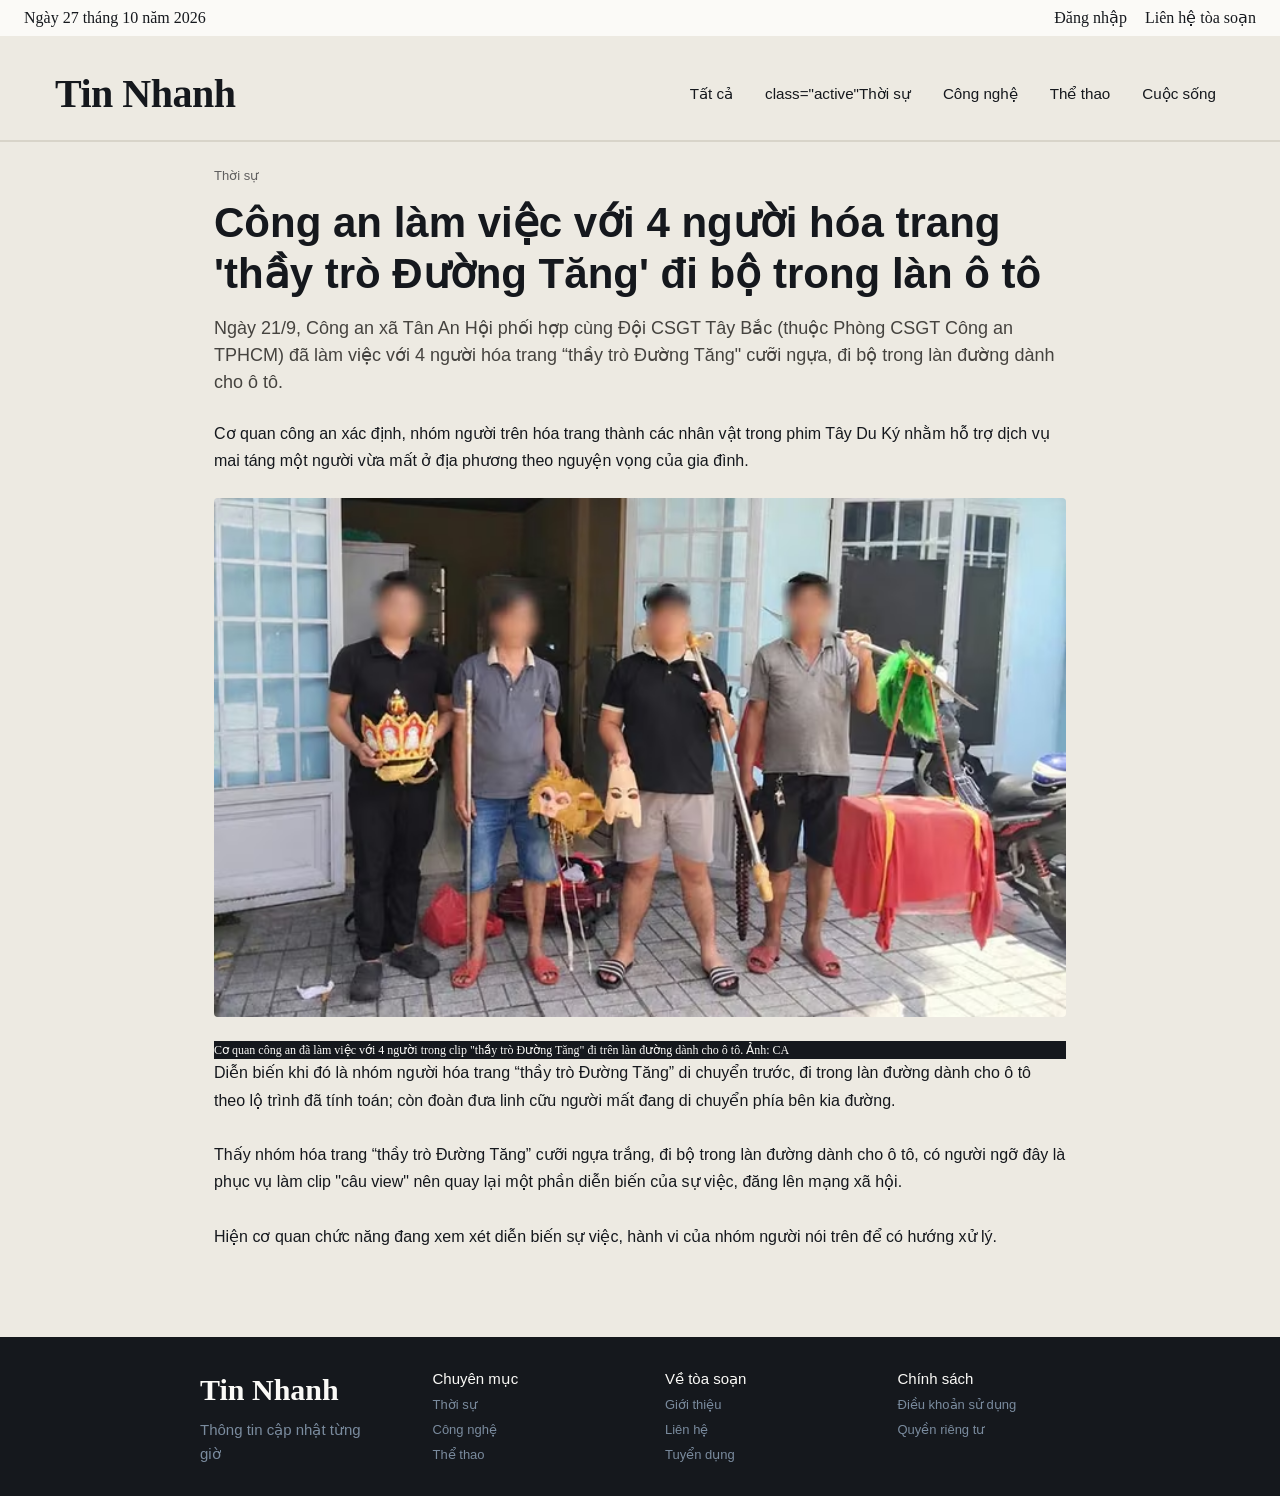
<file: Siêu khóa phẩm cuối/chi-tiet-8.html>
<!DOCTYPE html>
<html lang="en">
<head>
    <meta charset="UTF-8">
    <meta name="viewport" content="width=device-width, initial-scale=1.0">
    <title>Công an làm việc với 4 người hóa trang 'thầy trò Đường Tăng' đi bộ trong làn ô tô</title>
    <link rel="stylesheet" href="chi-tiet.css">
</head>
<body>
    <nav>
        <div class="thanhdangnhap">
            <div class="khung">
                <span class="ngay">Ngày 27 tháng 10 năm 2026</span> <!-- span: Không xuống dòng. Nó chỉ ôm đúng kích thước của phần văn bản bên trong nó và nằm cùng trên một dòng với các phần tử khác. -->
                <div class="lien-ket">
                    <a href="#">Đăng nhập</a>
                    <a href="#">Liên hệ tòa soạn</a>
                </div>
            </div>
        </div>
        <div class="main-nav">
            <a href="index.html" class="logo">Tin Nhanh</a>
            <div class="button-nav">
                <a href="index.html" >Tất cả</a>
                <a href="thoi-su.html" >class="active"Thời sự</a>
                <a href="cong-nghe.html" >Công nghệ</a>
                <a href="the-thao.html">Thể thao</a>
                <a href="cuoc-song.html">Cuộc sống    </a>
                </div>
        </div>

    </nav>
    <p class="nguon">Thời sự</p>
    <h1 class="tieu-de-trang">Công an làm việc với 4 người hóa trang 'thầy trò Đường Tăng' đi bộ trong làn ô tô</h1>
    <h3 class="mo-ta-trang">Ngày 21/9, Công an xã Tân An Hội phối hợp cùng Đội CSGT Tây Bắc (thuộc Phòng CSGT Công an TPHCM) đã làm việc với 4 người hóa trang “thầy trò Đường Tăng" cưỡi ngựa, đi bộ trong làn đường dành cho ô tô.</h3>
    <div class="noi-dung">
        <pre>Cơ quan công an xác định, nhóm người trên hóa trang thành các nhân vật trong phim Tây Du Ký nhằm hỗ trợ dịch vụ mai táng một người vừa mất ở địa phương theo nguyện vọng của gia đình. </pre>
        <img class="minh-hoa" src="ảnh/10.avif">
        <p class="chu-thich" >Cơ quan công an đã làm việc với 4 người trong clip "thầy trò Đường Tăng" đi trên làn đường dành cho ô tô. Ảnh: CA</p>
        <pre>Diễn biến khi đó là nhóm người hóa trang “thầy trò Đường Tăng” di chuyển trước, đi trong làn đường dành cho ô tô theo lộ trình đã tính toán; còn đoàn đưa linh cữu người mất đang di chuyển phía bên kia đường.

Thấy nhóm hóa trang “thầy trò Đường Tăng” cưỡi ngựa trắng, đi bộ trong làn đường dành cho ô tô, có người ngỡ đây là phục vụ làm clip "câu view" nên quay lại một phần diễn biến của sự việc, đăng lên mạng xã hội.

Hiện cơ quan chức năng đang xem xét diễn biến sự việc, hành vi của nhóm người nói trên để có hướng xử lý.

</pre>
    </div>

    <footer>
            <div class="khung-footer">
                <div class="phan-lon">
                    <p class="Logo-footer">Tin Nhanh</p>
                    <p class="Logo-slogan-footer">Thông tin cập nhật từng giờ</p>
                </div>
                <div class="phan-lon">
                    <p class="phan-nho">Chuyên mục</p>
                    <a href="thoi-su.html">Thời sự</a>
                    <a href="cong-nghe.html">Công nghệ</a>
                    <a href="the-thao.html">Thể thao</a>
                </div>
                <div class="phan-lon">
                    <p class="phan-nho">Về tòa soạn</p>
                    <a>Giới thiệu</a>
                    <a>Liên hệ</a>
                    <a>Tuyển dụng</a>
                </div>
                <div class="phan-lon">
                    <p class="phan-nho">Chính sách</p>
                    <a>Điều khoản sử dụng</a>
                    <a>Quyền riêng tư</a>
                </div>
            </div>
        </footer>

<body>
</body>
</html>
</file>
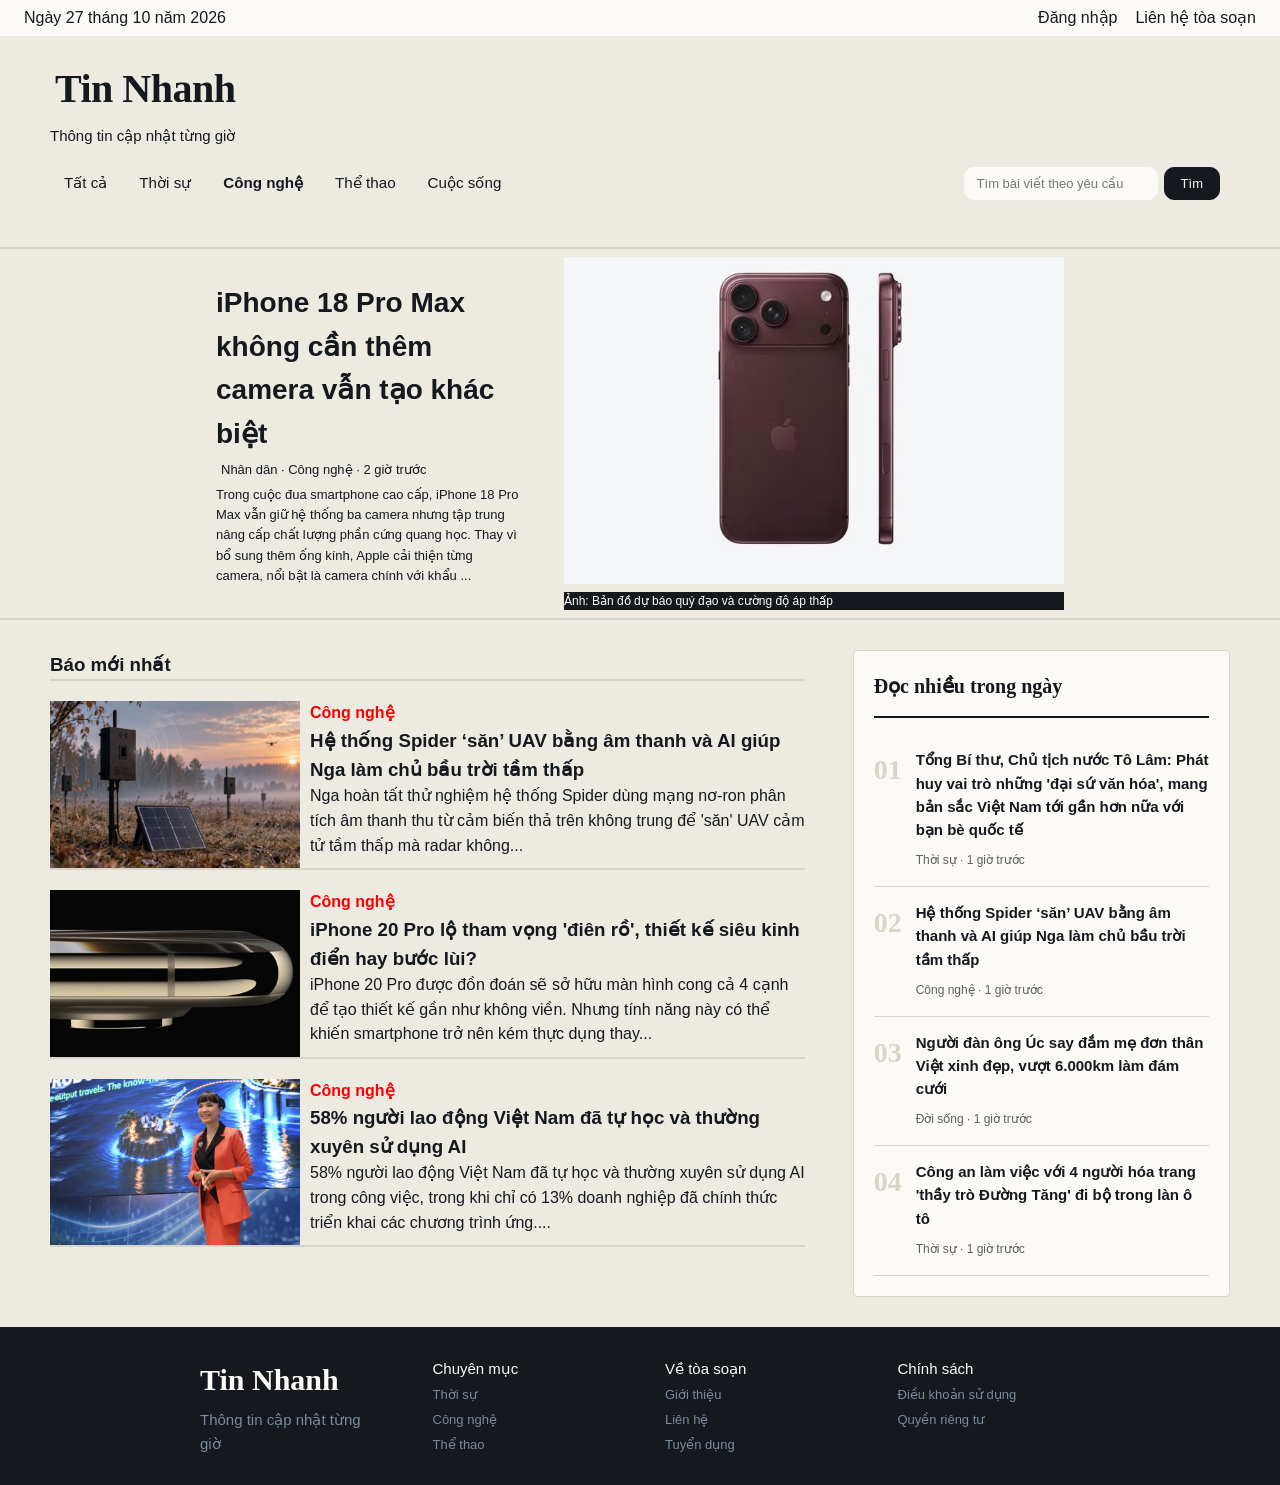
<file: Siêu khóa phẩm cuối/cong-nghe.html>
<!DOCTYPE html>
<html lang="en">
<head>
    <meta charset="UTF-8">
    <meta name="viewport" content="width=device-width, initial-scale=1.0">
    <title>Công nghệ</title>
    <link rel="stylesheet" href="home.css">
</head>
<body>
    <div class="thanhdangnhap">
            <div class="khung">
                <span class="ngay">Ngày 27 tháng 10 năm 2026</span> <!-- span: Không xuống dòng. Nó chỉ ôm đúng kích thước của phần văn bản bên trong nó và nằm cùng trên một dòng với các phần tử khác. -->
                <div class="lien-ket">
                    <a href="#">Đăng nhập</a>
                    <a href="#">Liên hệ tòa soạn</a>
                </div>
            </div>
        </div>
    <nav>
        
        <div class="logo-row">
            <a href="index.html" class="logo">Tin Nhanh</a>
            <p class="logo-slogan">Thông tin cập nhật từng giờ</p>
        </div>
        <div class="main-nav">
            <a href="index.html" >Tất cả</a>
            <a href="thoi-su.html" >Thời sự</a>
            <a href="cong-nghe.html" class="active">Công nghệ</a>
            <a href="the-thao.html">Thể thao</a>
            <a href="index.html">Cuộc sống    </a>

            <form class="thanh-tim-kiem" id="thanh-tim-kiem">
                <input type="text" id="tim-kiem-input" class="tim-kiem-input" class="search-input" placeholder="Tìm bài viết theo yêu cầu">
                <button type="submit" class="btn-tim-kiem">Tìm</button>
            </form>
    </nav>
    </div>
        <section class="bao-nong-ke">
        <div class="bao-nong">
            <div class="khung-bao-nong">
                <div>
                    <a href="chi-tiet-1.html" class="Tieu-de-chinh">iPhone 18 Pro Max không cần thêm camera vẫn tạo khác biệt</a>
                    <p class="Thong-tin-bai">Nhân dân · Công nghệ · 2 giờ trước</p>
                    <p class="Mo-ta-chinh">Trong cuộc đua smartphone cao cấp, iPhone 18 Pro Max vẫn giữ hệ thống ba camera nhưng tập trung nâng cấp chất lượng phần cứng quang học. Thay vì bổ sung thêm ống kính, Apple cải thiện từng camera, nổi bật là camera chính với khẩu ...</p> 
                </div>
                <div>
                    <img src="ảnh/anh-2.avif" class="anh-bao-nong" alt="Bản đồ dự báo quỹ đạo và cường độ áp thấp nhiệt đới lúc 17 giờ ngày 13/9."> 
                    <p class="chu-thich" >Ảnh: Bản đồ dự báo quý đạo và cường độ áp thấp</p>
                </div>
            </div> 
        </div> 
    </section>
        <section class="danh-sach-bao">   
            <article class="khung-bao-moi">
                <h1 class="ten-danh-sach">Báo mới nhất</h1>
                <div class="bao-moi">
                    <img class="bao-moi-minh-hoa" src="ảnh/11.jpg" alt="ảnh minh họa">
                    <div class="bao-moi-tt">
                        <span class="danh-muc-nho">Công nghệ</span>
                        <h3><a class="link-bao-moi" href="chi-tiet-6.html">Hệ thống Spider ‘săn’ UAV bằng âm thanh và AI giúp Nga làm chủ bầu trời tầm thấp</a></h3>
                        <p>Nga hoàn tất thử nghiệm hệ thống Spider dùng mạng nơ-ron phân tích âm thanh thu từ cảm biến thả trên không trung để 'săn' UAV cảm tử tầm thấp mà radar không...</p>
                    </div>
                </div>  

                <div class="bao-moi">
                    <img class="bao-moi-minh-hoa" src="ảnh/12.png" alt="ảnh minh họa">
                    <div class="bao-moi-tt">
                        <span class="danh-muc-nho">Công  nghệ</span>
                        <h3><a class="link-bao-moi" href="#">iPhone 20 Pro lộ tham vọng 'điên rồ', thiết kế siêu kinh điển hay bước lùi?</a></h3>
                        <p>iPhone 20 Pro được đồn đoán sẽ sở hữu màn hình cong cả 4 cạnh để tạo thiết kế gần như không viền. Nhưng tính năng này có thể khiến smartphone trở nên kém thực dụng thay...    </p>
                    </div>
                </div>

                <div class="bao-moi">
                    <img class="bao-moi-minh-hoa" src="ảnh/13.png" alt="ảnh minh họa">
                    <div class="bao-moi-tt">
                        <span class="danh-muc-nho">Công nghệ</span>
                        <h3><a class="link-bao-moi" href="#">58% người lao động Việt Nam đã tự học và thường xuyên sử dụng AI</a></h3>
                        <p>58% người lao động Việt Nam đã tự học và thường xuyên sử dụng AI trong công việc, trong khi chỉ có 13% doanh nghiệp đã chính thức triển khai các chương trình ứng....</p>
                    </div>
                </div>

            </article>
        
            <article class="khung-ben">
                <h2 class="tieu-de-ben">Đọc nhiều trong ngày</h2>
                <div class="tin-moi-item">
                    <p class="tin-nong-so">01</p>
                    <div>
                        <h4><a href="chi-tiet-5.html">Tổng Bí thư, Chủ tịch nước Tô Lâm: Phát huy vai trò những 'đại sứ văn hóa', mang bản sắc Việt Nam tới gần hơn nữa với bạn bè quốc tế</a></h4>
                        <span>Thời sự · 1 giờ trước</span>
                    </div>

                </div>
                <div class="tin-moi-item">
                    <p class="tin-nong-so">02</p>
                    <div>
                        <h4><a href="chi-tiet-6.html">Hệ thống Spider ‘săn’ UAV bằng âm thanh và AI giúp Nga làm chủ bầu trời tầm thấp</a></h4>
                        <span>Công nghệ · 1 giờ trước</span>
                    </div>

                </div>
                <div class="tin-moi-item">
                    <p class="tin-nong-so">03</p>
                    <div>
                        <h4><a href="chi-tiet-7.html">Người đàn ông Úc say đắm mẹ đơn thân Việt xinh đẹp, vượt 6.000km làm đám cưới</a></h4>
                        <span>Đời sống · 1 giờ trước</span>
                    </div>

                </div>
                <div class="tin-moi-item">
                    <p class="tin-nong-so">04</p>
                    <div>
                        <h4><a href="chi-tiet-8.html">Công an làm việc với 4 người hóa trang 'thầy trò Đường Tăng' đi bộ trong làn ô tô</a></h4>
                        <span>Thời sự · 1 giờ trước</span>
                    </div>

                </div>
            </article>

        </section>

        <footer>
            <div class="khung-footer">
                <div class="phan-lon">
                    <p class="Logo-footer">Tin Nhanh</p>
                    <p class="Logo-slogan-footer">Thông tin cập nhật từng giờ</p>   
                </div>
                <div class="phan-lon">
                    <p class="phan-nho">Chuyên mục</p>
                    <a class="link" href="thoi-su.html">Thời sự</a>
                    <a class="link" href="cong-nghe.html">Công nghệ</a>
                    <a class="link" href="the-thao.html">Thể thao</a>
                </div>
                <div class="phan-lon">
                    <p class="phan-nho">Về tòa soạn</p>
                    <a>Giới thiệu</a>
                    <a>Liên hệ</a>
                    <a>Tuyển dụng</a>
                </div>
                <div class="phan-lon">
                    <p class="phan-nho">Chính sách</p>
                    <a>Điều khoản sử dụng</a>
                    <a>Quyền riêng tư</a>
                </div>
            </div>
        </footer>
</body>
</html>
</file>
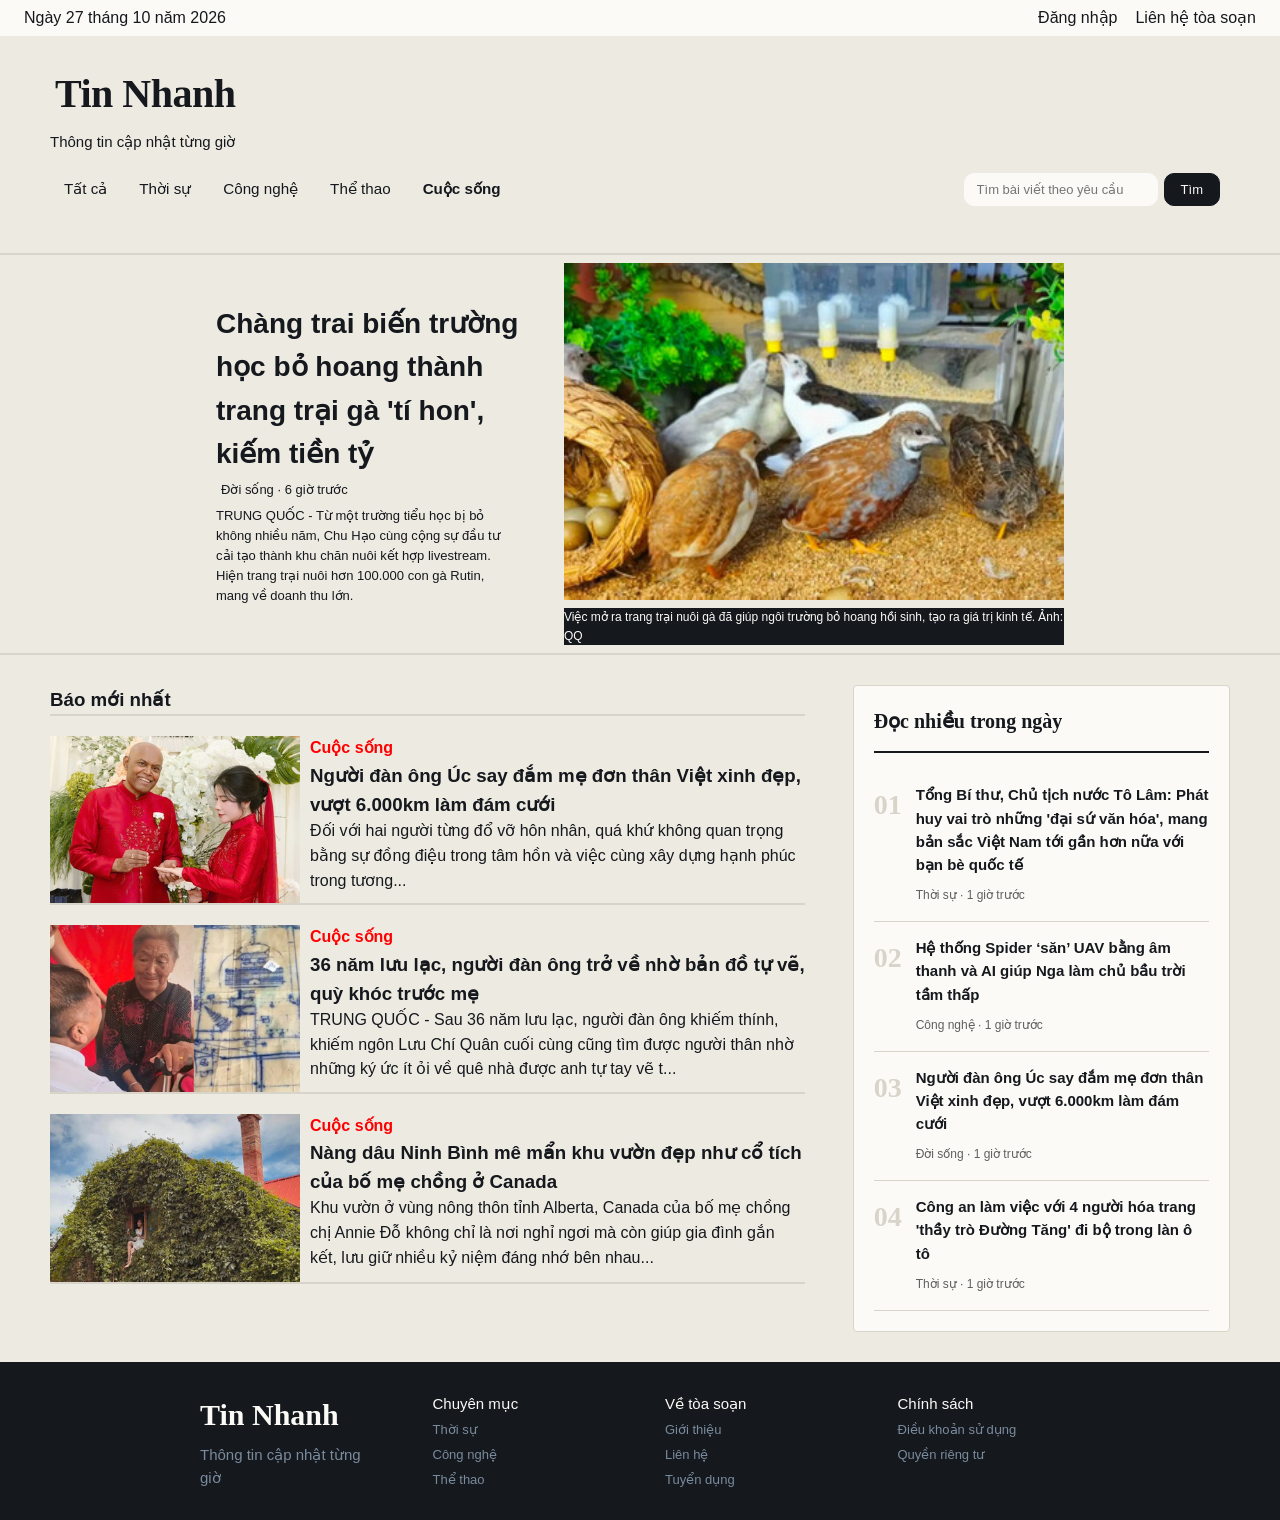
<file: Siêu khóa phẩm cuối/cuoc-song.html>
<!DOCTYPE html>
<html lang="en">
<head>
    <meta charset="UTF-8">
    <meta name="viewport" content="width=device-width, initial-scale=1.0">
    <title>Cuộc sống</title>
    <link rel="stylesheet" href="home.css">
</head>
<body>
    <div class="thanhdangnhap">
            <div class="khung">
                <span class="ngay">Ngày 27 tháng 10 năm 2026</span> <!-- span: Không xuống dòng. Nó chỉ ôm đúng kích thước của phần văn bản bên trong nó và nằm cùng trên một dòng với các phần tử khác. -->
                <div class="lien-ket">
                    <a href="#">Đăng nhập</a>
                    <a href="#">Liên hệ tòa soạn</a>
                </div>
            </div>
        </div>
    <nav>
        
        <div class="logo-row">
            <h1 class="logo">Tin Nhanh</h1>
            <p class="logo-slogan">Thông tin cập nhật từng giờ</p>
        </div>
        <div class="main-nav">
            <a href="index.html" >Tất cả</a>
            <a href="thoi-su.html" >Thời sự</a>
            <a href="cong-nghe.html" >Công nghệ</a>
            <a href="the-thao.html">Thể thao</a>
            <a href="cuoc-song.html" class="active">Cuộc sống    </a>

            <form class="thanh-tim-kiem" id="thanh-tim-kiem">
                <input type="text" id="tim-kiem-input" class="tim-kiem-input" class="search-input" placeholder="Tìm bài viết theo yêu cầu">
                <button type="submit" class="btn-tim-kiem">Tìm</button>
            </form>
    </nav>
    </div>
        <section class="bao-nong-ke">
        <div class="bao-nong">
            <div class="khung-bao-nong">
                <div>
                    <a href="# " class="Tieu-de-chinh">Chàng trai biến trường học bỏ hoang thành trang trại gà 'tí hon', kiếm tiền tỷ</a>
                    <p class="Thong-tin-bai">Đời sống · 6 giờ trước</p>
                    <p class="Mo-ta-chinh">TRUNG QUỐC - Từ một trường tiểu học bị bỏ không nhiều năm, Chu Hạo cùng cộng sự đầu tư cải tạo thành khu chăn nuôi kết hợp livestream. Hiện trang trại nuôi hơn 100.000 con gà Rutin, mang về doanh thu lớn.</p> 
                </div>
                <div>
                    <img src="ảnh/14.jpg" class="anh-bao-nong" alt="Bản đồ dự báo quỹ đạo và cường độ áp thấp nhiệt đới lúc 17 giờ ngày 13/9."> 
                    <p class="chu-thich" >Việc mở ra trang trại nuôi gà đã giúp ngôi trường bỏ hoang hồi sinh, tạo ra giá trị kinh tế. Ảnh: QQ
</p>
                </div>
            </div> 
        </div> 
    </section>
        <section class="danh-sach-bao">   
            <article class="khung-bao-moi">
                <h1 class="ten-danh-sach">Báo mới nhất</h1>
                <div class="bao-moi">
                    <img class="bao-moi-minh-hoa" src="ảnh/15.jpg" alt="ảnh minh họa">
                    <div class="bao-moi-tt">
                        <span class="danh-muc-nho">Cuộc sống</span>
                        <h3><a class="link-bao-moi" href="chi-tiet-7.html">Người đàn ông Úc say đắm mẹ đơn thân Việt xinh đẹp, vượt 6.000km làm đám cưới</a></h3>
                        <p>Đối với hai người từng đổ vỡ hôn nhân, quá khứ không quan trọng bằng sự đồng điệu trong tâm hồn và việc cùng xây dựng hạnh phúc trong tương...</p>
                    </div>
                </div>  

                <div class="bao-moi">
                    <img class="bao-moi-minh-hoa" src="ảnh/16.png" alt="ảnh minh họa">
                    <div class="bao-moi-tt">
                        <span class="danh-muc-nho">Cuộc sống</span>
                        <h3><a class="link-bao-moi" href="#">36 năm lưu lạc, người đàn ông trở về nhờ bản đồ tự vẽ, quỳ khóc trước mẹ</a></h3>
                        <p>TRUNG QUỐC - Sau 36 năm lưu lạc, người đàn ông khiếm thính, khiếm ngôn Lưu Chí Quân cuối cùng cũng tìm được người thân nhờ những ký ức ít ỏi về quê nhà được anh tự tay vẽ t...</p>
                    </div>
                </div>

                <div class="bao-moi">
                    <img class="bao-moi-minh-hoa" src="ảnh/17.jpg" alt="ảnh minh họa">
                    <div class="bao-moi-tt">
                        <span class="danh-muc-nho">Cuộc sống</span>
                        <h3><a class="link-bao-moi" href="#">Nàng dâu Ninh Bình mê mẩn khu vườn đẹp như cổ tích của bố mẹ chồng ở Canada</a></h3>
                        <p>Khu vườn ở vùng nông thôn tỉnh Alberta, Canada của bố mẹ chồng chị Annie Đỗ không chỉ là nơi nghỉ ngơi mà còn giúp gia đình gắn kết, lưu giữ nhiều kỷ niệm đáng nhớ bên nhau...</p>
                    </div>
                </div>

            </article>

            <article class="khung-ben">
                <h2 class="tieu-de-ben">Đọc nhiều trong ngày</h2>
                <div class="tin-moi-item">
                    <p class="tin-nong-so">01</p>
                    <div>
                        <h4><a href="chi-tiet-5.html">Tổng Bí thư, Chủ tịch nước Tô Lâm: Phát huy vai trò những 'đại sứ văn hóa', mang bản sắc Việt Nam tới gần hơn nữa với bạn bè quốc tế</a></h4>
                        <span>Thời sự · 1 giờ trước</span>
                    </div>

                </div>
                <div class="tin-moi-item">
                    <p class="tin-nong-so">02</p>
                    <div>
                        <h4><a href="chi-tiet-6.html">Hệ thống Spider ‘săn’ UAV bằng âm thanh và AI giúp Nga làm chủ bầu trời tầm thấp</a></h4>
                        <span>Công nghệ · 1 giờ trước</span>
                    </div>

                </div>
                <div class="tin-moi-item">
                    <p class="tin-nong-so">03</p>
                    <div>
                        <h4><a href="chi-tiet-7.html">Người đàn ông Úc say đắm mẹ đơn thân Việt xinh đẹp, vượt 6.000km làm đám cưới</a></h4>
                        <span>Đời sống · 1 giờ trước</span>
                    </div>

                </div>
                <div class="tin-moi-item">
                    <p class="tin-nong-so">04</p>
                    <div>
                        <h4><a href="chi-tiet-8.html">Công an làm việc với 4 người hóa trang 'thầy trò Đường Tăng' đi bộ trong làn ô tô</a></h4>
                        <span>Thời sự · 1 giờ trước</span>
                    </div>

                </div>
            </article>

        </section>

        <footer>
            <div class="khung-footer">
                <div class="phan-lon">
                    <p class="Logo-footer">Tin Nhanh</p>
                    <p class="Logo-slogan-footer">Thông tin cập nhật từng giờ</p>
                </div>
                <div class="phan-lon">
                    <p class="phan-nho">Chuyên mục</p>
                    <a class="link" href="thoi-su.html">Thời sự</a>
                    <a class="link" href="cong-nghe.html">Công nghệ</a>
                    <a class="link" href="the-thao.html">Thể thao</a>
                </div>
                <div class="phan-lon">
                    <p class="phan-nho">Về tòa soạn</p>
                    <a>Giới thiệu</a>
                    <a>Liên hệ</a>
                    <a>Tuyển dụng</a>
                </div>
                <div class="phan-lon">
                    <p class="phan-nho">Chính sách</p>
                    <a>Điều khoản sử dụng</a>
                    <a>Quyền riêng tư</a>
                </div>
            </div>
        </footer>
</body>
</html>
</file>
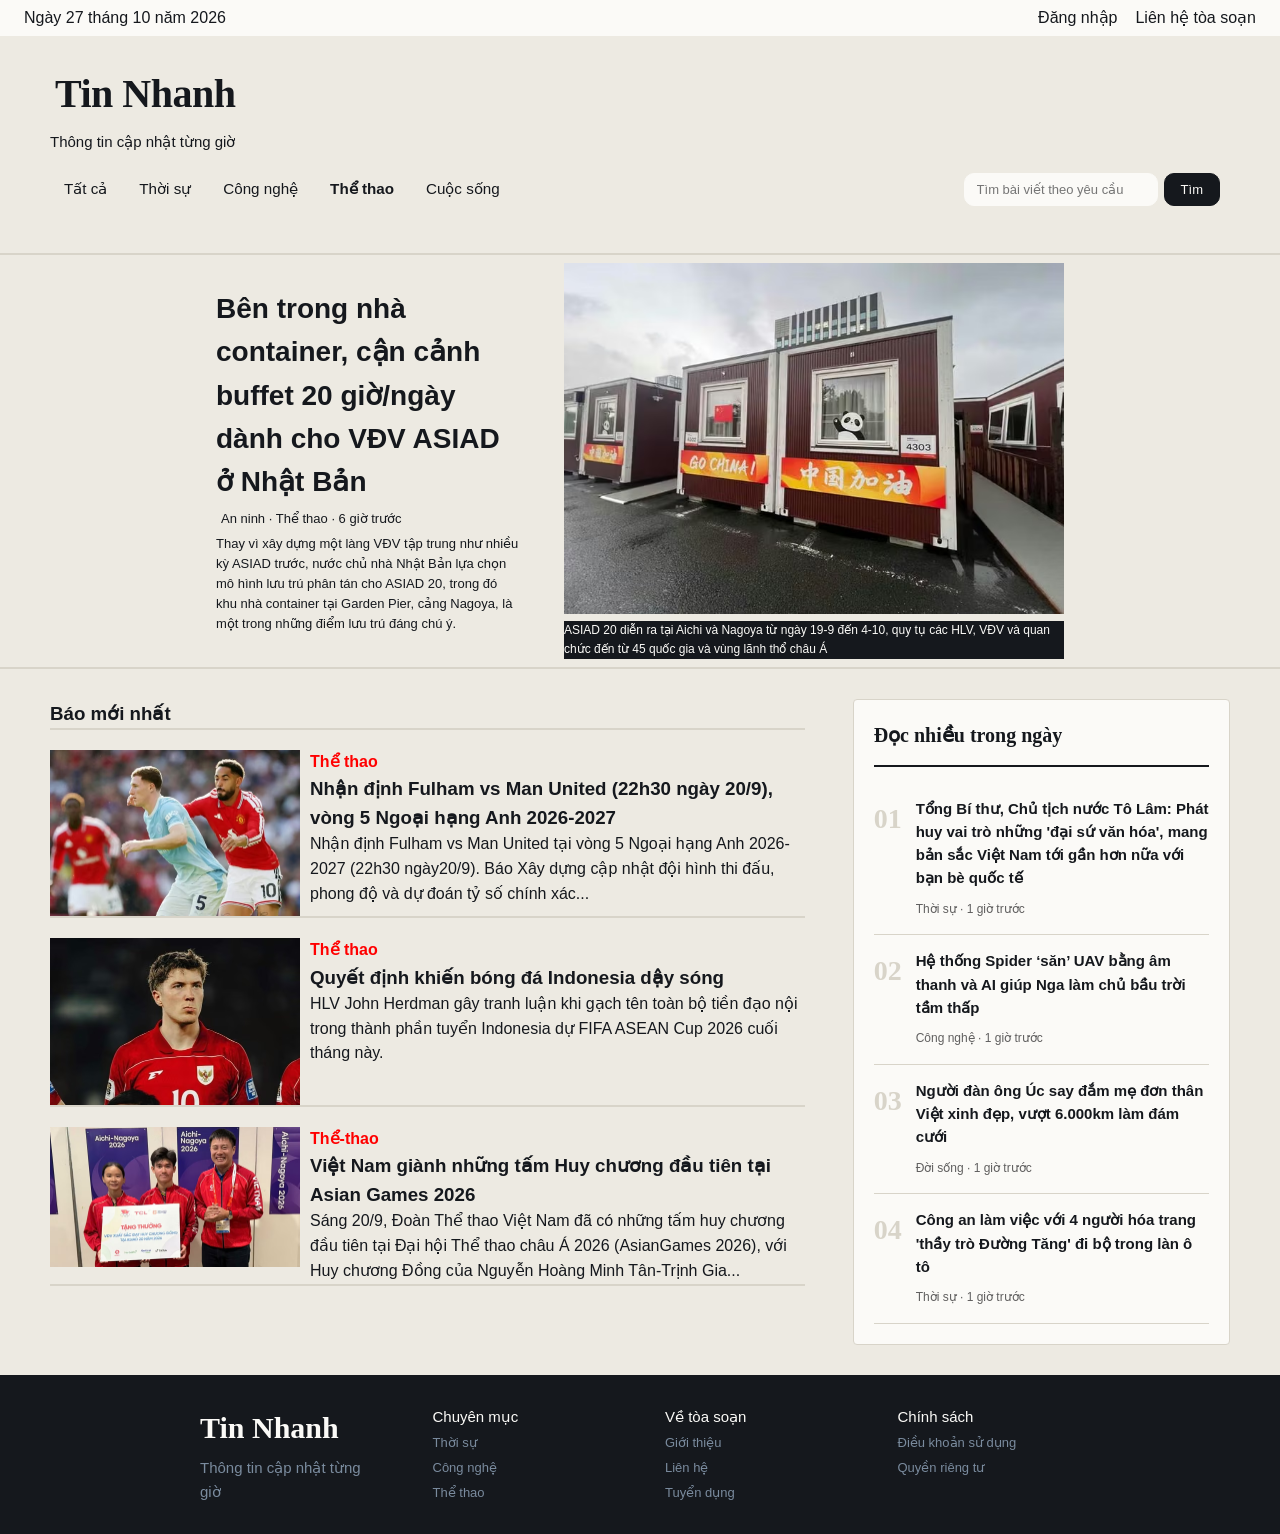
<file: Siêu khóa phẩm cuối/the-thao.html>
<!DOCTYPE html>
<html lang="en">
<head>
    <meta charset="UTF-8">
    <meta name="viewport" content="width=device-width, initial-scale=1.0">
    <title>Trang chủ</title>
    <link rel="stylesheet" href="home.css">
</head>
<body>
    <div class="thanhdangnhap">
            <div class="khung">
                <span class="ngay">Ngày 27 tháng 10 năm 2026</span> <!-- span: Không xuống dòng. Nó chỉ ôm đúng kích thước của phần văn bản bên trong nó và nằm cùng trên một dòng với các phần tử khác. -->
                <div class="lien-ket">
                    <a href="#">Đăng nhập</a>
                    <a href="#">Liên hệ tòa soạn</a>
                </div>
            </div>
        </div>
    <nav>
        
        <div class="logo-row">
            <h1 class="logo">Tin Nhanh</h1>
            <p class="logo-slogan">Thông tin cập nhật từng giờ</p>
        </div>
        <div class="main-nav">
            <a href="index.html" >Tất cả</a>
            <a href="thoi-su.html" >Thời sự</a>
            <a href="cong-nghe.html" >Công nghệ</a>
            <a href="the-thao.html" class="active">Thể thao</a>
            <a href="cuoc-song.html">Cuộc sống    </a>

            <form class="thanh-tim-kiem" id="thanh-tim-kiem">
                <input type="text" id="tim-kiem-input" class="tim-kiem-input" class="search-input" placeholder="Tìm bài viết theo yêu cầu">
                <button type="submit" class="btn-tim-kiem">Tìm</button>
            </form>
    </nav>
    </div>
        <section class="bao-nong-ke">
        <div class="bao-nong">
            <div class="khung-bao-nong">
                <div>
                    <a href="# " class="Tieu-de-chinh">Bên trong nhà container, cận cảnh buffet 20 giờ/ngày dành cho VĐV ASIAD ở Nhật Bản</a>
                    <p class="Thong-tin-bai">An ninh · Thể thao · 6 giờ trước</p>
                    <p class="Mo-ta-chinh">Thay vì xây dựng một làng VĐV tập trung như nhiều kỳ ASIAD trước, nước chủ nhà Nhật Bản lựa chọn mô hình lưu trú phân tán cho ASIAD 20, trong đó khu nhà container tại Garden Pier, cảng Nagoya, là một trong những điểm lưu trú đáng chú ý.</p> 
                </div>
                <div>
                    <img src="ảnh/anh4.avif" class="anh-bao-nong" alt="Bản đồ dự báo quỹ đạo và cường độ áp thấp nhiệt đới lúc 17 giờ ngày 13/9."> 
                    <p class="chu-thich" >ASIAD 20 diễn ra tại Aichi và Nagoya từ ngày 19-9 đến 4-10, quy tụ các HLV, VĐV và quan chức đến từ 45 quốc gia và vùng lãnh thổ châu Á</p>
                </div>
            </div> 
        </div> 
    </section>
        <section class="danh-sach-bao">   
            <article class="khung-bao-moi">
                <h1 class="ten-danh-sach">Báo mới nhất</h1>
                <div class="bao-moi">
                    <img class="bao-moi-minh-hoa" src="ảnh/anh5.avif" alt="ảnh minh họa">
                    <div class="bao-moi-tt">
                        <span class="danh-muc-nho">Thể thao</span>
                        <h3><a class="link-bao-moi" href="#">Nhận định Fulham vs Man United (22h30 ngày 20/9), vòng 5 Ngoại hạng Anh 2026-2027</a></h3>
                        <p>Nhận định Fulham vs Man United tại vòng 5 Ngoại hạng Anh 2026-2027 (22h30 ngày20/9). Báo Xây dựng cập nhật đội hình thi đấu, phong độ và dự đoán tỷ số chính xác...</p>
                    </div>
                </div>  

                <div class="bao-moi">
                    <img class="bao-moi-minh-hoa" src="ảnh/6.avif" alt="ảnh minh họa">
                    <div class="bao-moi-tt">
                        <span class="danh-muc-nho">Thể thao</span>
                        <h3><a class="link-bao-moi" href="#">Quyết định khiến bóng đá Indonesia dậy sóng</a></h3>
                        <p>HLV John Herdman gây tranh luận khi gạch tên toàn bộ tiền đạo nội trong thành phần tuyển Indonesia dự FIFA ASEAN Cup 2026 cuối tháng này.</p>
                    </div>
                </div>

                <div class="bao-moi">
                    <img class="bao-moi-minh-hoa" src="ảnh/anh-3.avif" alt="ảnh minh họa">
                    <div class="bao-moi-tt">
                        <span class="danh-muc-nho">Thể-thao</span>
                        <h3><a class="link-bao-moi" href="chi-tiet-2.html">Việt Nam giành những tấm Huy chương đầu tiên tại Asian Games 2026</a></h3>
                        <p>Sáng 20/9, Đoàn Thể thao Việt Nam đã có những tấm huy chương đầu tiên tại Đại hội Thể thao châu Á 2026 (AsianGames 2026), với Huy chương Đồng của Nguyễn Hoàng Minh Tân-Trịnh Gia...</p>
                    </div>
                </div>

            </article>

            <article class="khung-ben">
                <h2 class="tieu-de-ben">Đọc nhiều trong ngày</h2>
                <div class="tin-moi-item">
                    <p class="tin-nong-so">01</p>
                    <div>
                        <h4><a href="chi-tiet-5.html">Tổng Bí thư, Chủ tịch nước Tô Lâm: Phát huy vai trò những 'đại sứ văn hóa', mang bản sắc Việt Nam tới gần hơn nữa với bạn bè quốc tế</a></h4>
                        <span>Thời sự · 1 giờ trước</span>
                    </div>

                </div>
                <div class="tin-moi-item">
                    <p class="tin-nong-so">02</p>
                    <div>
                        <h4><a href="chi-tiet-6.html">Hệ thống Spider ‘săn’ UAV bằng âm thanh và AI giúp Nga làm chủ bầu trời tầm thấp</a></h4>
                        <span>Công nghệ · 1 giờ trước</span>
                    </div>

                </div>
                <div class="tin-moi-item">
                    <p class="tin-nong-so">03</p>
                    <div>
                        <h4><a href="chi-tiet-7.html">Người đàn ông Úc say đắm mẹ đơn thân Việt xinh đẹp, vượt 6.000km làm đám cưới</a></h4>
                        <span>Đời sống · 1 giờ trước</span>
                    </div>

                </div>
                <div class="tin-moi-item">
                    <p class="tin-nong-so">04</p>
                    <div>
                        <h4><a href="chi-tiet-8.html">Công an làm việc với 4 người hóa trang 'thầy trò Đường Tăng' đi bộ trong làn ô tô</a></h4>
                        <span>Thời sự · 1 giờ trước</span>
                    </div>

                </div>
            </article>

        </section>

        <footer>
            <div class="khung-footer">
                <div class="phan-lon">
                    <p class="Logo-footer">Tin Nhanh</p>
                    <p class="Logo-slogan-footer">Thông tin cập nhật từng giờ</p>
                </div>
                <div class="phan-lon">
                    <p class="phan-nho">Chuyên mục</p>
                    <a class="link" href="thoi-su.html">Thời sự</a>
                    <a class="link" href="cong-nghe.html">Công nghệ</a>
                    <a class="link" href="the-thao.html">Thể thao</a>
                </div>
                <div class="phan-lon">
                    <p class="phan-nho">Về tòa soạn</p>
                    <a>Giới thiệu</a>
                    <a>Liên hệ</a>
                    <a>Tuyển dụng</a>
                </div>
                <div class="phan-lon">
                    <p class="phan-nho">Chính sách</p>
                    <a>Điều khoản sử dụng</a>
                    <a>Quyền riêng tư</a>
                </div>
            </div>
        </footer>
</body>
</html>
</file>
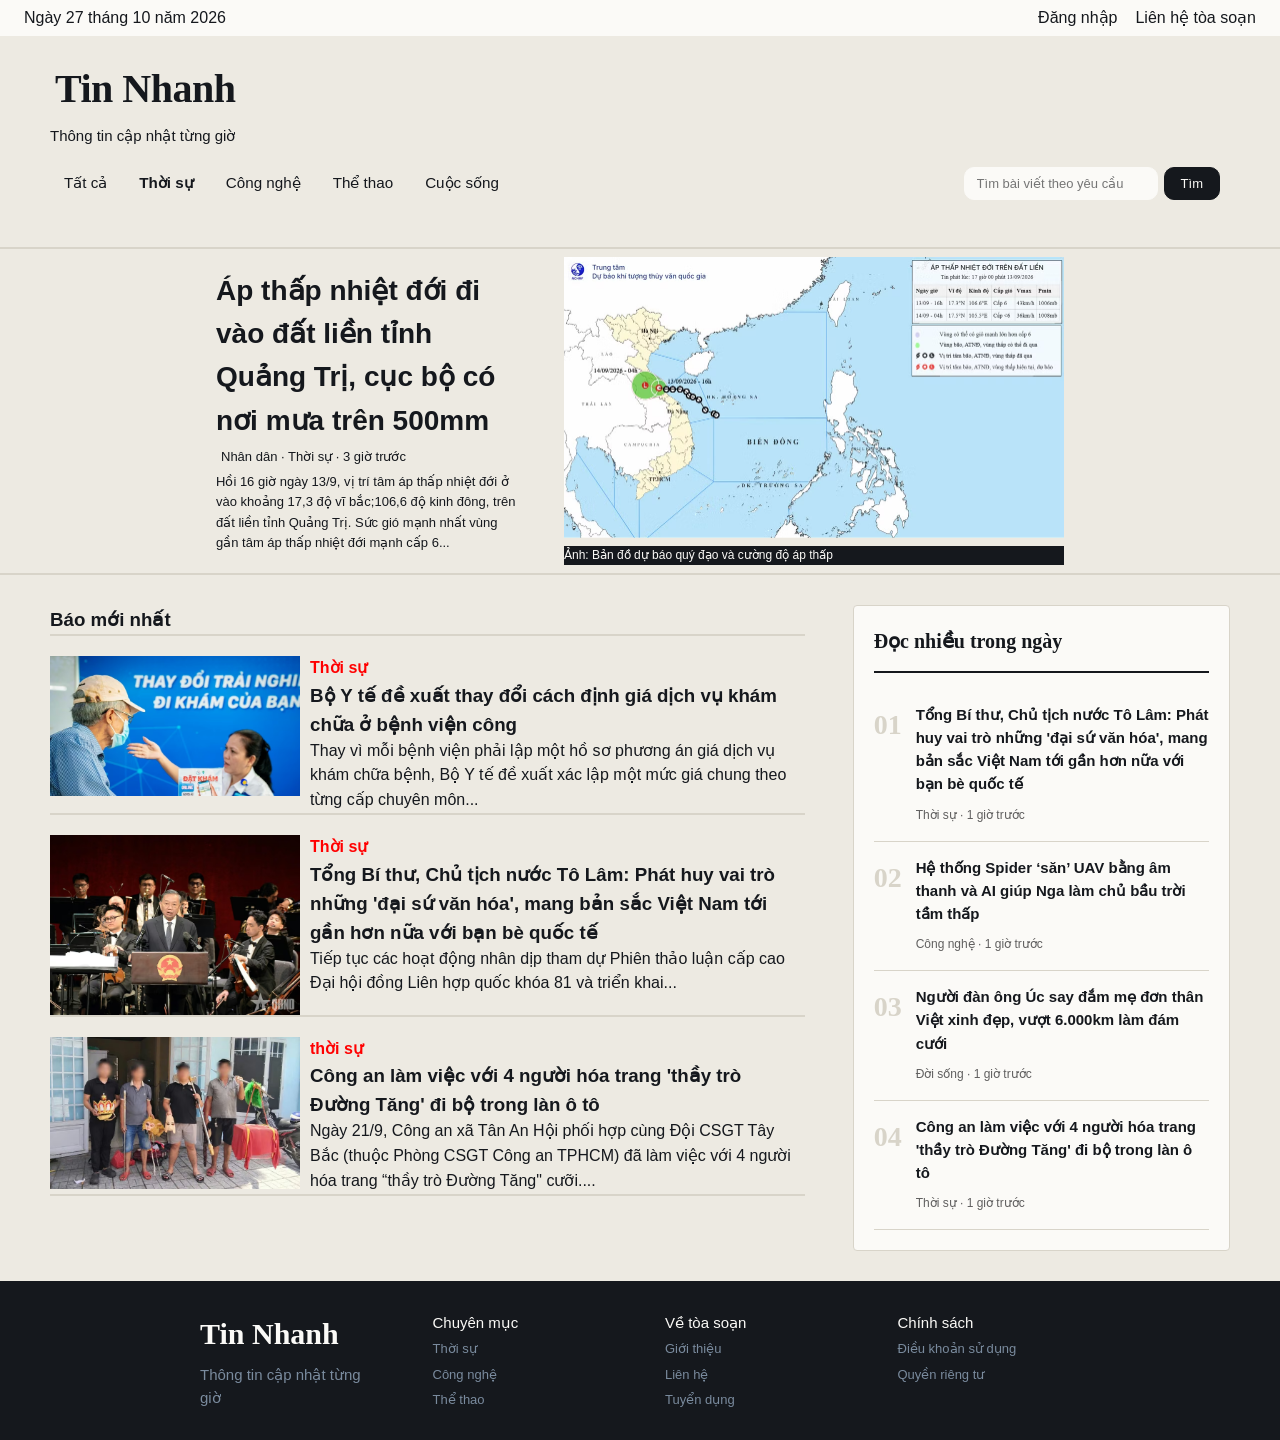
<file: Siêu khóa phẩm cuối/thoi-su.html>
<!DOCTYPE html>
<html lang="en">
<head>
    <meta charset="UTF-8">
    <meta name="viewport" content="width=device-width, initial-scale=1.0">
    <title>Trang chủ</title>
    <link rel="stylesheet" href="home.css">
</head>
<body>
    <div class="thanhdangnhap">
                <div class="khung">
                    <span class="ngay">Ngày 27 tháng 10 năm 2026</span> <!-- span: Không xuống dòng. Nó chỉ ôm đúng kích thước của phần văn bản bên trong nó và nằm cùng trên một dòng với các phần tử khác. -->
                    <div class="lien-ket">
                        <a href="#">Đăng nhập</a>
                        <a href="#">Liên hệ tòa soạn</a>
                    </div>
                </div>
            </div>
    <nav>
        
        <div class="logo-row">
            <a href="index.html" class="logo">Tin Nhanh</a>
            <p class="logo-slogan">Thông tin cập nhật từng giờ</p>
        </div>
        <div class="main-nav">
            <a href="index.html" >Tất cả</a>
                <a href="thoi-su.html" class="active">Thời sự</a>
                <a href="cong-nghe.html" >Công nghệ</a>
                <a href="the-thao.html">Thể thao</a>
                <a href="cuoc-song.html">Cuộc sống    </a>

            <form class="thanh-tim-kiem" id="thanh-tim-kiem">
                <input type="text" id="tim-kiem-input" class="tim-kiem-input" class="search-input" placeholder="Tìm bài viết theo yêu cầu">
                <button type="submit" class="btn-tim-kiem">Tìm</button>
            </form>
    </nav>
    </div>
        <section class="bao-nong-ke">
        <div class="bao-nong">
            <div class="khung-bao-nong">
                <div>
                    <a href="chi-tiet-4.html" class="Tieu-de-chinh">Áp thấp nhiệt đới đi vào đất liền tỉnh Quảng Trị, cục bộ có nơi mưa trên 500mm</a>
                    <p class="Thong-tin-bai">Nhân dân · Thời sự · 3 giờ trước</p>
                    <p class="Mo-ta-chinh">Hồi 16 giờ ngày 13/9, vị trí tâm áp thấp nhiệt đới ở vào khoảng 17,3 độ vĩ bắc;106,6 độ kinh đông, trên đất liền tỉnh Quảng Trị. Sức gió mạnh nhất vùng gần tâm áp thấp nhiệt đới mạnh cấp 6...</p> 
                </div>
                <div>
                    <img src="ảnh/nong-trangchu.avif" class="anh-bao-nong" alt="Bản đồ dự báo quỹ đạo và cường độ áp thấp nhiệt đới lúc 17 giờ ngày 13/9."> 
                    <p class="chu-thich" >Ảnh: Bản đồ dự báo quý đạo và cường độ áp thấp</p>
                </div>
            </div> 
        </div> 
    </section>
        <section class="danh-sach-bao">   
            <article class="khung-bao-moi">
                <h1 class="ten-danh-sach">Báo mới nhất</h1>
                <div class="bao-moi">
                    <img class="bao-moi-minh-hoa" src="ảnh/anh-1.avif" alt="ảnh minh họa">
                    <div class="bao-moi-tt">
                        <span class="danh-muc-nho">Thời sự</span>
                        <h3><a class="link-bao-moi" href="chi-tiet-3.html">Bộ Y tế đề xuất thay đổi cách định giá dịch vụ khám chữa ở bệnh viện công</a></h3>
                        <p>Thay vì mỗi bệnh viện phải lập một hồ sơ phương án giá dịch vụ khám chữa bệnh, Bộ Y tế đề xuất xác lập một mức giá chung theo từng cấp chuyên môn...    </p>
                    </div>
                </div>  

                <div class="bao-moi">
                    <img class="bao-moi-minh-hoa" src="ảnh/7.avif" alt="ảnh minh họa">
                    <div class="bao-moi-tt">
                        <span class="danh-muc-nho">Thời sự</span>
                        <h3><a class="link-bao-moi" href="chi-tiet-5.html">Tổng Bí thư, Chủ tịch nước Tô Lâm: Phát huy vai trò những 'đại sứ văn hóa', mang bản sắc Việt Nam tới gần hơn nữa với bạn bè quốc tế</a></h3>
                        <p>Tiếp tục các hoạt động nhân dịp tham dự Phiên thảo luận cấp cao Đại hội đồng Liên hợp quốc khóa 81 và triển khai...    </p>
                    </div>
                </div>

                <div class="bao-moi">
                    <img class="bao-moi-minh-hoa" src="ảnh/10.avif" alt="ảnh minh họa">
                    <div class="bao-moi-tt">
                        <span class="danh-muc-nho">thời sự</span>
                        <h3><a class="link-bao-moi" href="chi-tiet-8.html">Công an làm việc với 4 người hóa trang 'thầy trò Đường Tăng' đi bộ trong làn ô tô</a></h3>
                        <p>Ngày 21/9, Công an xã Tân An Hội phối hợp cùng Đội CSGT Tây Bắc (thuộc Phòng CSGT Công an TPHCM) đã làm việc với 4 người hóa trang “thầy trò Đường Tăng" cưỡi....</p>
                    </div>
                </div>

            </article>
        
            <article class="khung-ben">
                <h2 class="tieu-de-ben">Đọc nhiều trong ngày</h2>
                <div class="tin-moi-item">
                    <p class="tin-nong-so">01</p>
                    <div>
                        <h4><a href="chi-tiet-5.html">Tổng Bí thư, Chủ tịch nước Tô Lâm: Phát huy vai trò những 'đại sứ văn hóa', mang bản sắc Việt Nam tới gần hơn nữa với bạn bè quốc tế</a></h4>
                        <span>Thời sự · 1 giờ trước</span>
                    </div>

                </div>
                <div class="tin-moi-item">
                    <p class="tin-nong-so">02</p>
                    <div>
                        <h4><a href="chi-tiet-6.html">Hệ thống Spider ‘săn’ UAV bằng âm thanh và AI giúp Nga làm chủ bầu trời tầm thấp</a></h4>
                        <span>Công nghệ · 1 giờ trước</span>
                    </div>

                </div>
                <div class="tin-moi-item">
                    <p class="tin-nong-so">03</p>
                    <div>
                        <h4><a href="chi-tiet-7.html">Người đàn ông Úc say đắm mẹ đơn thân Việt xinh đẹp, vượt 6.000km làm đám cưới</a></h4>
                        <span>Đời sống · 1 giờ trước</span>
                    </div>

                </div>
                <div class="tin-moi-item">
                    <p class="tin-nong-so">04</p>
                    <div>
                        <h4><a href="chi-tiet-8.html">Công an làm việc với 4 người hóa trang 'thầy trò Đường Tăng' đi bộ trong làn ô tô</a></h4>
                        <span>Thời sự · 1 giờ trước</span>
                    </div>

                </div>
            </article>

        </section>

        <footer>
            <div class="khung-footer">
                <div class="phan-lon">
                    <p class="Logo-footer">Tin Nhanh</p>
                    <p class="Logo-slogan-footer">Thông tin cập nhật từng giờ</p>   
                </div>
                <div class="phan-lon">
                    <p class="phan-nho">Chuyên mục</p>
                    <a class="link" href="thoi-su.html">Thời sự</a>
                    <a class="link" href="cong-nghe.html">Công nghệ</a>
                    <a class="link" href="the-thao.html">Thể thao</a>
                </div>
                <div class="phan-lon">
                    <p class="phan-nho">Về tòa soạn</p>
                    <a>Giới thiệu</a>
                    <a>Liên hệ</a>
                    <a>Tuyển dụng</a>
                </div>
                <div class="phan-lon">
                    <p class="phan-nho">Chính sách</p>
                    <a>Điều khoản sử dụng</a>
                    <a>Quyền riêng tư</a>
                </div>
            </div>
        </footer>
</body>
</html>
</file>
<file: Siêu khóa phẩm cuối/home.css>
:root{
    --muc: #15181D;
    --nen: #EDEAE2;
    --trang: #FBFAF7;
    --line: #D8D4C9;
    --font-title: "Literata", Georgia, serif; 
    --font-body: "Inter", -apple-system, sans-serif;
}
* { 
    box-sizing: border-box; /* Giữ chuẩn width/height khi có padding và border */
    margin: 0;              /* Xóa lề ngoài mặc định của trình duyệt */
    padding: 0;             /* Xóa khoảng đệm trong mặc định của trình duyệt */
    
}

body{
    line-height: 1.55;
    background-color: var(--nen);
    color: var(--muc);
    font-family: var(--font-body);
    text-decoration: none;
}
.khung{
    width: 100%;
    margin: 0;
    padding: 0 24px;
    
}

.thanhdangnhap .khung{
    background-color: var(--trang);
    display: flex;
    justify-content: space-between;
    align-items: center;
    height: 36px;
    color:var(--muc);
}

.thanhdangnhap .lien-ket{display:flex; gap:18px;}
.thanhdangnhap .lien-ket a{color:var(--muc);text-decoration: none;}
.thanhdangnhap .lien-ket a:hover{color: #605f5f;}

.logo-row {
  padding: 22px 0 10px;
}

.logo{
    font-family: var(--font-title);
    font-weight: 700px;
    font-size: clamp(32px,40px,48px); /* clamp () là một hàm trong CSS giúp tự động giới hạn kích thước;*/
    margin: 0;
    letter-spacing: -0.5px;
    margin: 5px;
    text-decoration: none;
    color: var(--muc);
    font-weight: bold;
}

.logo-slogan{
    margin:4px 0px 0px;
    color:var(--muc);
    font-size: 15px;
}

.main-nav{
    display: flex;
    flex-wrap: nowrap;
    align-items: center;
    gap: 4px;
    padding: 6px 0 14px;
    position: relative;
}
.main-nav a{
    border: none;
    background-color: transparent; /* transparent là tàng hình oke đừng hỏi nhiều */ /* Sửa chính tả: tàn hình -> tàng hình */
    color: var(--muc);
    font-family: var(--font-body);
    font-size: 15.2px;
    font-weight: 600px;
    padding: 8px 14px;
    cursor: pointer; /*chuyển con trỏ chuột thành hình bàn tay trỏ chuột */
    text-decoration: none;
}


.thanh-tim-kiem{
    margin-left: auto;
    display: flex;
    gap: 6px;
}

.tim-kiem-input{
    border: 1px solid var(--trang);
    background-color: var(--trang);
    color: var(--muc);
    padding: 8px 12px;
    font-family: var(--font-body);
    font-size: 13px;
    min-width: 150px;
    border-radius: 10px;
}

.btn-tim-kiem{
    border: 1px solid var(--muc);
    background-color: var(--muc);
    color: var(--trang);
    padding: 8px 16px;
    font-size: 13px;
    font-family: var(--font-body);
    cursor: pointer;
    margin-right: 10px;
    border-radius: 10px;    
}

.btn-tim-kiem:hover{
    background-color: var(--muc);
    color: var(--trang);
}

.bao-nong-ke{
    margin: 30px 0px;
    border-top: 2px solid var(--line);
    border-bottom: 2px solid var(--line);
}

.bao-nong{
    margin: 0px 200px;
}
.khung-bao-nong{
    display: grid;
    grid-template-columns: 1.05fr 0.95fr;
    gap: 44px;
    align-items: center;
    padding: 8px 16px;
}

.Tieu-de-chinh{
    font-size: 28px;
    font-weight: bold;
    border: 2px solid #15181D;
    cursor: pointer;
    background: transparent;
    border: transparent;
    color:var(--muc);
    text-decoration: none;
}

.Tieu-de-chinh:hover{
    color: #605f5f;
}


.Mo-ta-chinh, .Thong-tin-bai{
    font-size: 13px;
}

.Thong-tin-bai{margin: 5px;}

.anh-bao-nong{
    margin: 0px;
    width:  500px   ;
    height: auto;
}


.khung-bao-nong .chu-thich{
    margin: 0px;
    font-size: 12px;
    background-color: var(--muc);
    color: var(--trang);
}

.danh-sach-bao{
    display:grid;
    grid-template-columns: 2fr 1fr;
    gap: 48px;
    margin: 0px 50px;
  }
.link-bao-moi{
    font-weight: bold;
    cursor: pointer;
    background: transparent;
    border: transparent;
    color:var(--muc);
    text-decoration: none;
}
    
.link-bao-moi:hover{
    color: #605f5f;
}

.bao-moi{
    margin: 20px 0px;
    display: grid;
    grid-template-columns: 1fr 5fr;
    gap: 10px;
    border-bottom: 2px solid var(--line);
}

.danh-muc-nho{
    color: red;
    font-weight: bold;
}

.bao-moi-minh-hoa{
    width: 250px;
    height: auto;
}

.ten-danh-sach{
    border-bottom: 2px solid var(--line);
}

footer{
    background-color: var(--muc);
    color: #7A8B9E;
}   

.khung-footer{
    display: grid;
    grid-template-columns: 1fr 1fr 1fr 1fr;
    margin: 0px;
    padding: 30px 200px;
    justify-self: start;
    gap: 50px;
    font-family: var(--font-body);
}

.Logo-footer{
    color: var(--trang);
    font-family: var(--font-title);
    font-size: 30px;
    font-weight: bold;
}

.Logo-slogan-footer{
    font-size: 15px;
}

.phan-nho{
    color: var(--trang);
    font-size: 15px;

}

.phan-lon{
    display: flex;
    flex-direction: column;
    gap: 5px;

}

.phan-lon a{
    font-size: 13px;
    font-family: var(--font-body);
}

.phan-lon a:hover{
    color: var(--trang);
    cursor: pointer;
}

.active{
    font-weight: bold;
}

.link{
    cursor: pointer;
    color: #7A8B9E;
    text-decoration: none;
}

.link:hover{
    cursor: pointer;
    color: var(--trang);
    text-decoration: none;
}

.khung-ben{
    background-color: var(--trang);
    border: 1px solid var(--line);
    border-radius: 4px;
    padding: 20px;
    margin-bottom: 30px;
}

.tieu-de-ben{
    font-family: var(--font-title);
    font-size: 20px;
    color: var(--muc);
    padding-bottom: 14px;
    margin-bottom: 16px;
    border-bottom: 2px solid var(--muc);
}

.tin-moi-item{
    display: flex;
    gap: 14px;
    padding: 14px 0;
    border-bottom: 1px solid var(--line);
}


.tin-nong-so{
    font-family: var(--font-title);
    font-size: 28px;
    font-weight: 700;
    color: var(--line);

}

.tin-moi-item h4{
    font-size: 15px;
    margin-bottom: 6px;
}

.tin-moi-item h4 a{
    color: var(--muc);
    text-decoration: none;
}

.tin-moi-item h4 a:hover{
    color: #605f5f;
    text-decoration: underline;
}

.tin-moi-item span{
    font-size: 12px;
    color: #605f5f;
}

nav{
    margin: 0 50px;
}
</file>
<file: Siêu khóa phẩm cuối/chi-tiet.css>
:root{
    --muc: #15181D;
    --nen: #EDEAE2;
    --trang: #FBFAF7;
    --line: #D8D4C9;
    --font-title: "Literata", Georgia, serif; 
    --font-body: "Inter", -apple-system, sans-serif;
}
* { 
    box-sizing: border-box; /* Giữ chuẩn width/height khi có padding và border */
    margin: 0;              /* Xóa lề ngoài mặc định của trình duyệt */
    padding: 0;             /* Xóa khoảng đệm trong mặc định của trình duyệt */
    
}

body{
    line-height: 1.55;
    background-color: var(--nen);
    color: var(--muc);
    font-family: var(--font-title);
    text-decoration: none;

}

.khung{
    width: 100%;
    margin: 0;
    padding: 0 24px;
    
}

.thanhdangnhap .khung{
    background-color: var(--trang);
    display: flex;
    justify-content: space-between;
    align-items: center;
    height: 36px;
    color:var(--muc);
}

.thanhdangnhap .lien-ket{display:flex; gap:18px;}
.thanhdangnhap .lien-ket a{color:var(--muc);text-decoration: none;}
.thanhdangnhap .lien-ket a:hover{color: #605f5f;}



.main-nav {
  padding: 22px 0 10px;
  display: flex;
  align-items: center;
  justify-content: space-between;
}

.logo{
    font-weight: 700px;
    font-size: clamp(32px,40px,48px); /* clamp () là một hàm trong CSS giúp tự động giới hạn kích thước;*/
    margin: 0;
    letter-spacing: -0.5px;
    margin: 5px;
    text-decoration: none;
    color: var(--muc);
    font-weight: bold;
}

nav{
    border-bottom: 2px solid var(--line);
}


.nguon{
    max-width: 900px;
    margin: 24px auto 0;
    padding: 0 24px;
    font-size: 13px;
    color: #605f5f;
    font-family: var(--font-body);
}

.tieu-de-trang{
    max-width: 900px;
    margin: 12px auto 0;
    padding: 0 24px;
    font-family: var(--font-body);
    font-size: clamp(28px, 4vw, 42px);
    line-height: 1.2;
    color: var(--muc);
}

.mo-ta-trang{
    max-width: 900px;
    margin: 16px auto 0;
    padding: 0 24px;
    font-family: var(--font-body);
    font-size: 18px;
    font-weight: 400;
    line-height: 1.5;
    color: #45433f;
}

.noi-dung{
    max-width: 900px;
    margin: 24px auto 60px;
    padding: 0 24px;
}

.noi-dung pre{
    font-family: var(--font-body);
    font-size: 16px;
    line-height: 1.7;
    color: var(--muc);
    white-space: pre-wrap;
    margin-bottom: 24px;
}

.minh-hoa{
    width: 100%;
    height: auto;
    display: block;
    margin: 24px 0;
    border-radius: 4px;
}
.chu-thich{
    margin: 0px;
    font-size: 12px;
    background-color: var(--muc);
    color: var(--trang);
}

.button-nav a{
    border: none;
    background-color: transparent; /* transparent là tàng hình oke đừng hỏi nhiều */ /* Sửa chính tả: tàn hình -> tàng hình */
    color: var(--muc);
    font-family: var(--font-body);
    font-size: 15.2px;
    font-weight: 600px;
    padding: 8px 14px;
    cursor: pointer; /*chuyển con trỏ chuột thành hình bàn tay trỏ chuột */
    text-decoration: none;
}

footer{
    background-color: var(--muc);
    color: #7A8B9E;
    font-family: var(--font-body);
}   

.khung-footer{
    display: grid;
    grid-template-columns: 1fr 1fr 1fr 1fr;
    margin: 0px;
    padding: 30px 200px;
    justify-self: start;
    gap: 50px;
}

.Logo-footer{
    color: var(--trang);
    font-family: var(--font-title);
    font-size: 30px;
    font-weight: bold;
}

.Logo-slogan-footer{
    font-size: 15px;
}

.phan-nho{
    color: var(--trang);
    font-size: 15px;

}

.phan-lon{
    display: flex;
    flex-direction: column;
    gap: 5px;

}

.phan-lon a{
    font-size: 13px;
    font-family: var(--font-body);
    text-decoration: none;
    color: #7A8B9E;
}

.phan-lon a:hover{
    color: var(--trang);
    cursor: pointer;
}

.active{
    font-weight: bold;
}

.main-nav{
    margin: 0 50px;
}
</file>
